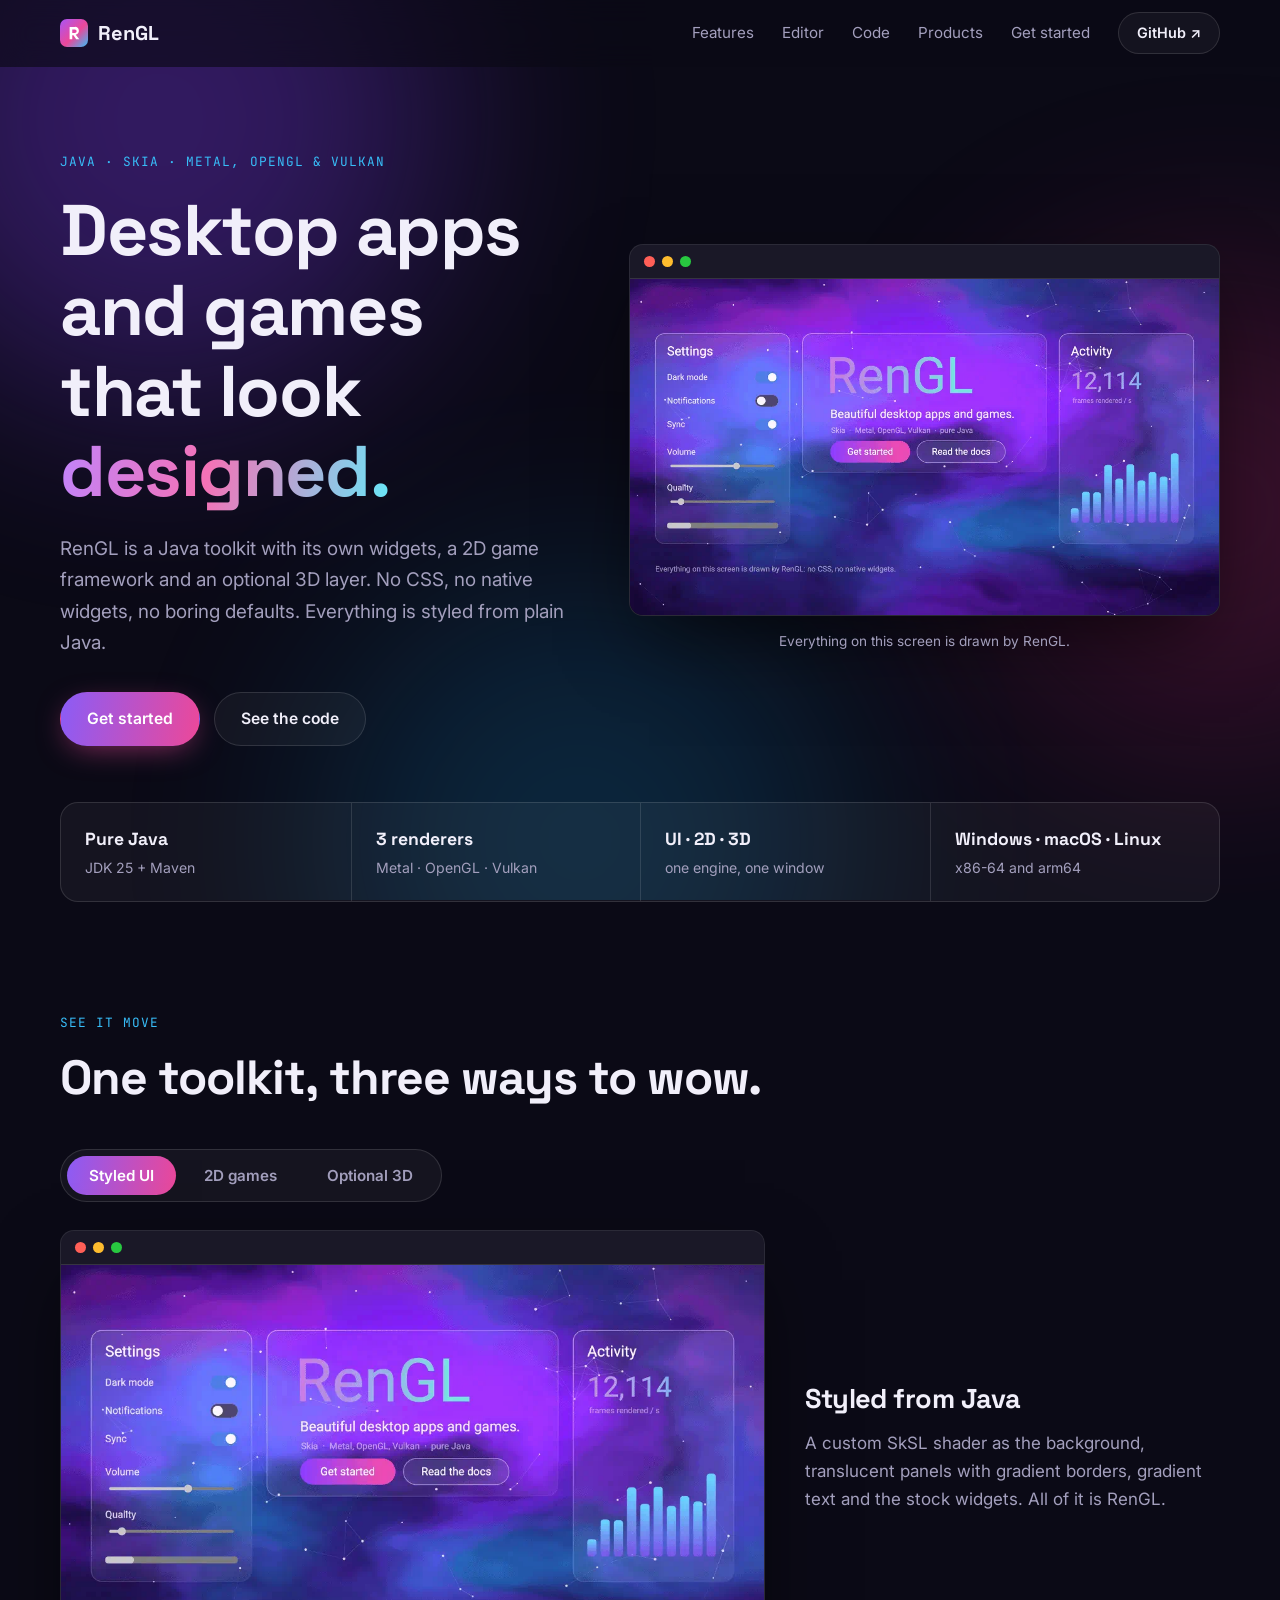
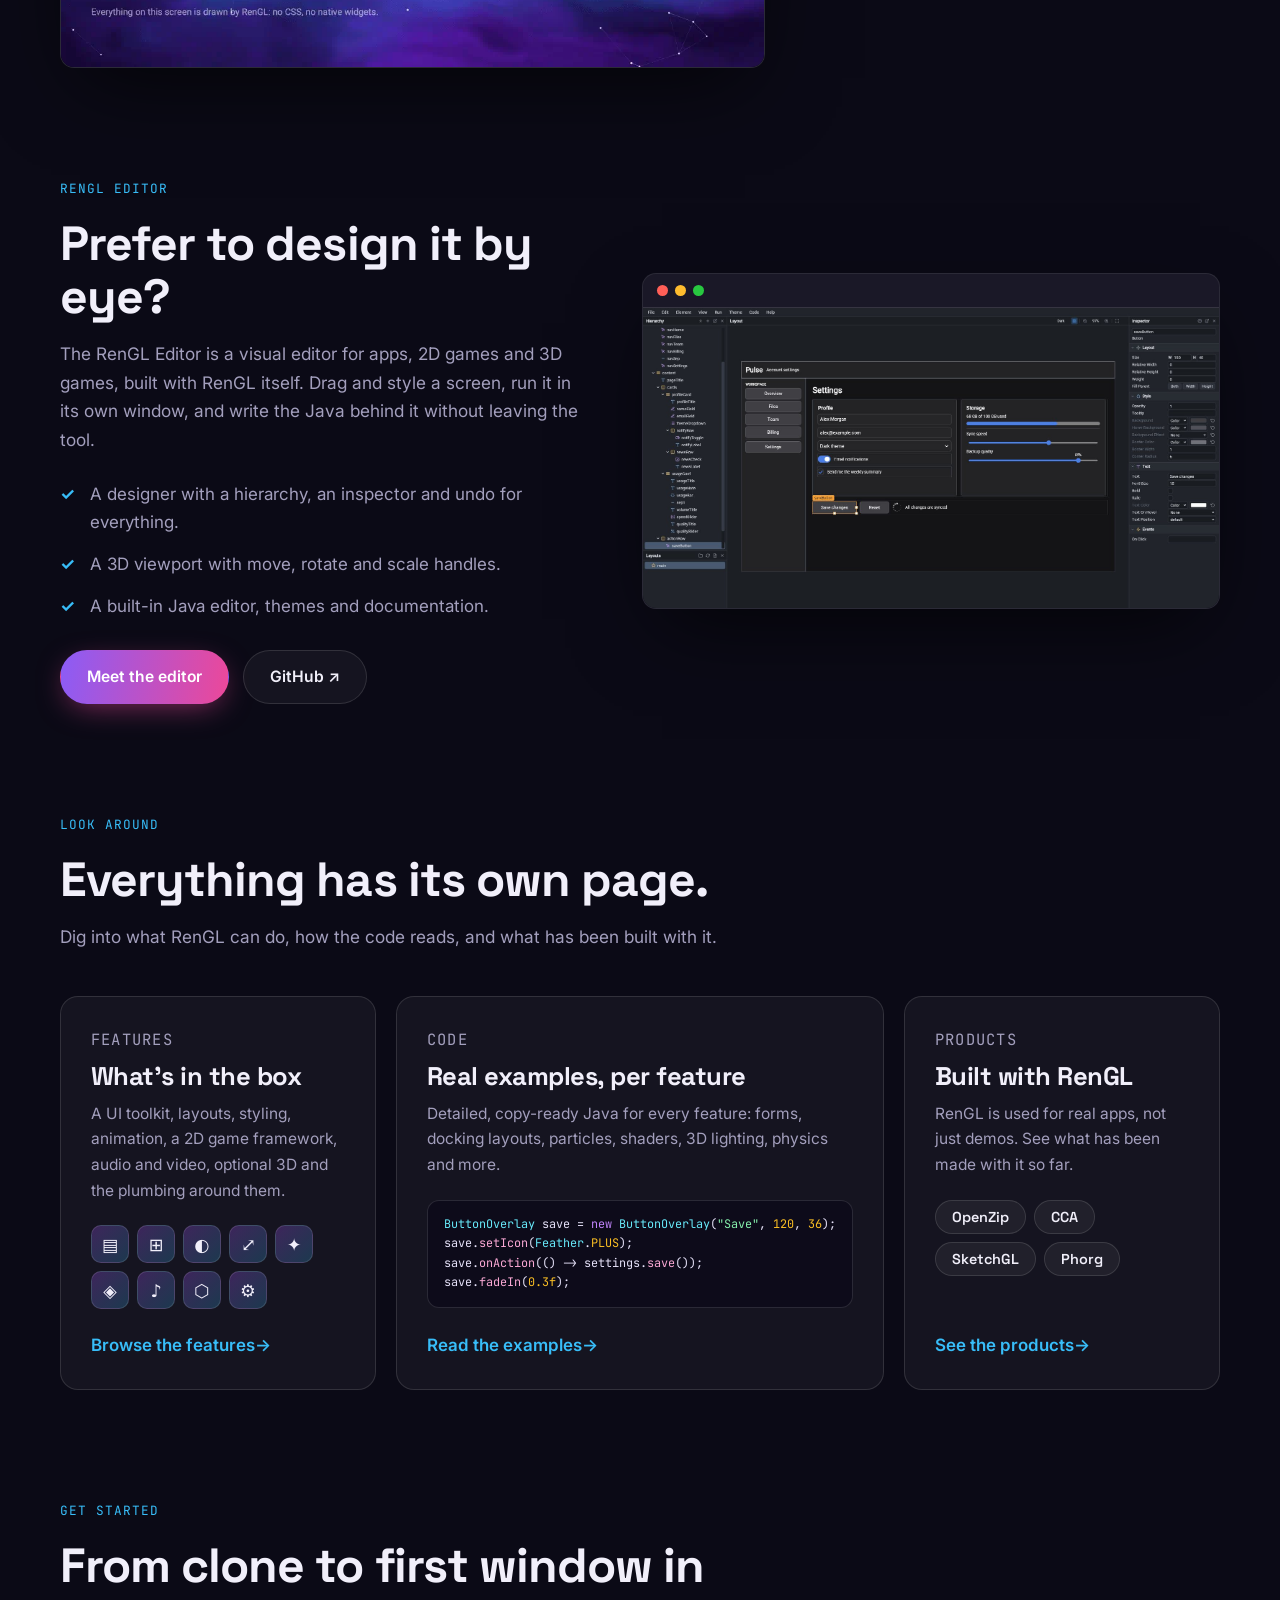
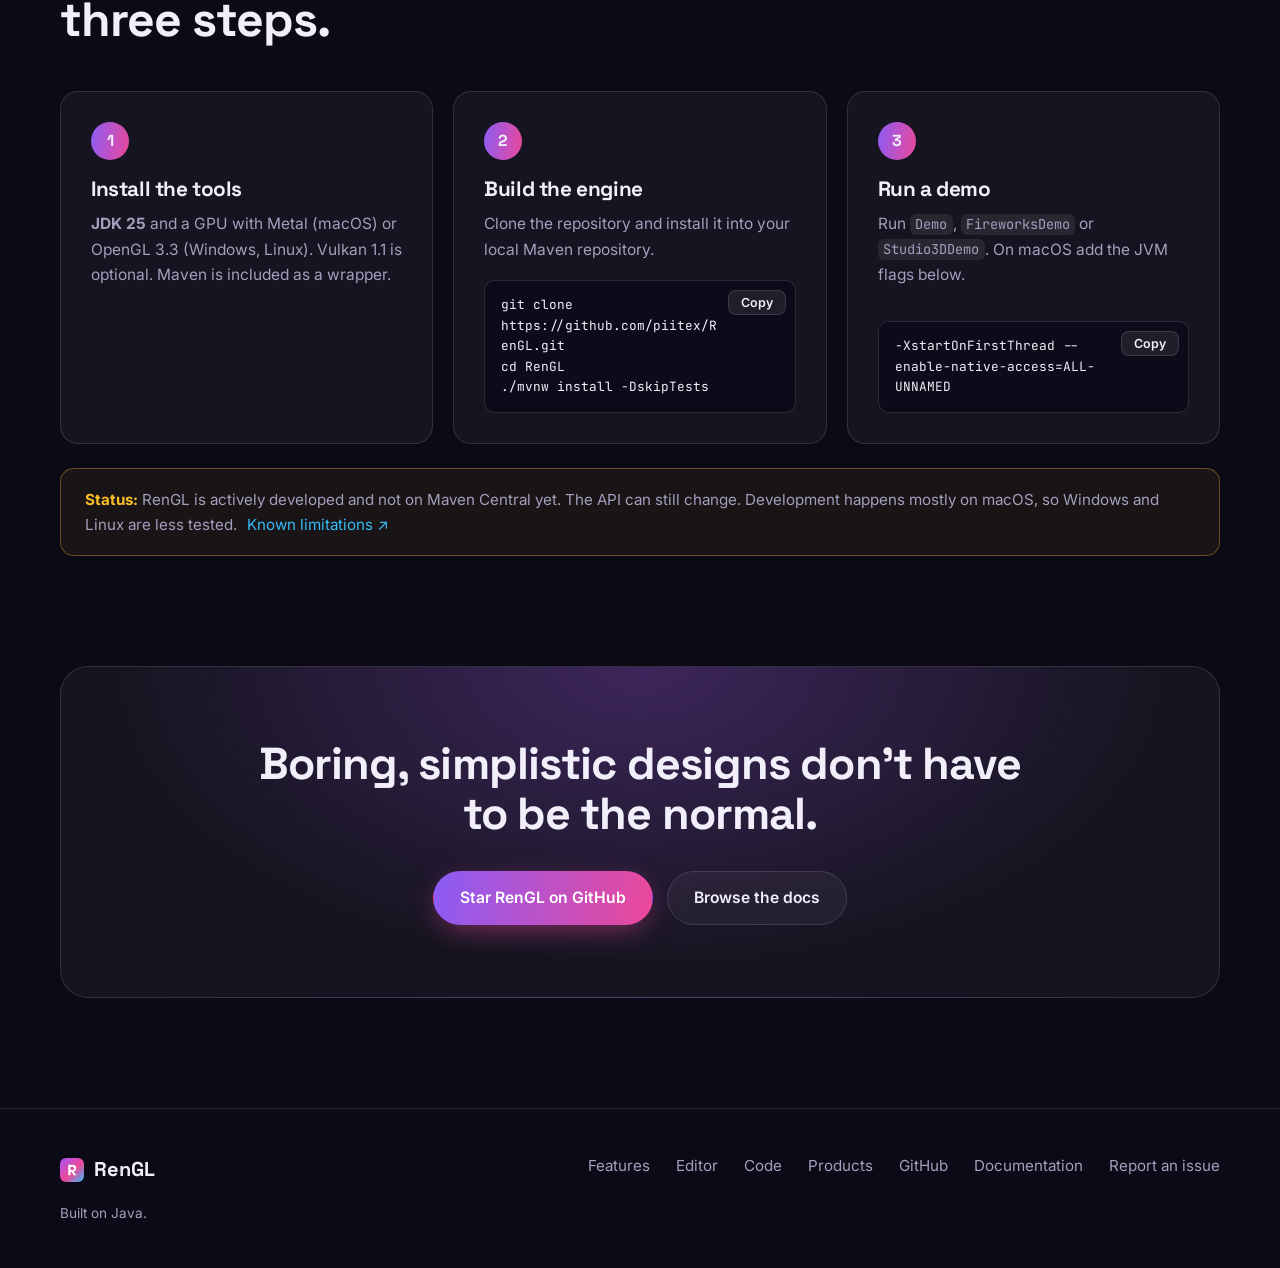
<file: index.html>
<!doctype html>
<html lang="en">
<head>
  <meta charset="utf-8">
  <meta name="viewport" content="width=device-width, initial-scale=1">
  <title>RenGL – Beautiful desktop apps and games in Java</title>
  <meta name="description" content="RenGL is a Java toolkit for desktop apps and 2D/3D games, drawn with Skia on Metal, OpenGL or Vulkan. No CSS, no native widgets: everything is styled from Java.">
  <meta name="theme-color" content="#0b0a16">
  <meta property="og:title" content="RenGL – Beautiful desktop apps and games in Java">
  <meta property="og:description" content="A Java toolkit for desktop apps and 2D/3D games with a UI that looks like you designed it.">
  <meta property="og:image" content="assets/img/hero-poster.jpg">
  <link rel="icon" href="assets/favicon.svg" type="image/svg+xml">
  <link rel="preconnect" href="https://fonts.googleapis.com">
  <link rel="preconnect" href="https://fonts.gstatic.com" crossorigin>
  <link href="https://fonts.googleapis.com/css2?family=Inter:wght@400;500;600&family=Space+Grotesk:wght@500;600;700&family=JetBrains+Mono:wght@400;500&display=swap" rel="stylesheet">
  <link rel="stylesheet" href="css/style.css">
</head>
<body>
  <script src="js/layout.js"></script>
  <noscript><nav class="wrap noscript-nav"><a href="index.html">Home</a><a href="features.html">Features</a><a href="editor.html">Editor</a><a href="code.html">Code</a><a href="products.html">Products</a></nav></noscript>
  <div class="bg-glow" aria-hidden="true"><span></span><span></span><span></span></div>


  <main>
    <!-- HERO -->
    <section class="hero wrap">
      <div class="hero-copy reveal">
        <p class="eyebrow">Java · Skia · Metal, OpenGL &amp; Vulkan</p>
        <h1>Desktop apps and games that look <span class="grad">designed.</span></h1>
        <p class="lead">RenGL is a Java toolkit with its own widgets, a 2D game framework and an optional 3D layer. No CSS, no native widgets, no boring defaults. Everything is styled from plain Java.</p>
        <div class="cta">
          <a class="btn btn-primary" href="#start">Get started</a>
          <a class="btn btn-ghost" href="code.html">See the code</a>
        </div>
      </div>
      <div class="hero-media reveal">
        <div class="window">
          <div class="window-bar"><i></i><i></i><i></i></div>
          <img src="assets/img/hero.webp" alt="A glass-style RenGL UI over a flowing shader background, with live sliders, toggles and charts" width="1120" height="640" fetchpriority="high">
        </div>
        <p class="media-note">Everything on this screen is drawn by RenGL.</p>
      </div>
    </section>

    <!-- FACTS -->
    <section class="wrap facts reveal" aria-label="At a glance">
      <div><strong>Pure Java</strong><span>JDK 25 + Maven</span></div>
      <div><strong>3 renderers</strong><span>Metal · OpenGL · Vulkan</span></div>
      <div><strong>UI · 2D · 3D</strong><span>one engine, one window</span></div>
      <div><strong>Windows · macOS · Linux</strong><span>x86-64 and arm64</span></div>
    </section>

    <!-- SHOWCASE -->
    <section class="section wrap" id="showcase">
      <div class="section-head reveal">
        <p class="eyebrow">See it move</p>
        <h2>One toolkit, three ways to wow.</h2>
      </div>

      <div class="tabs reveal" role="tablist" aria-label="Showcase">
        <button role="tab" aria-selected="true" aria-controls="panel-ui" id="tab-ui" class="tab active">Styled UI</button>
        <button role="tab" aria-selected="false" aria-controls="panel-2d" id="tab-2d" class="tab">2D games</button>
        <button role="tab" aria-selected="false" aria-controls="panel-3d" id="tab-3d" class="tab">Optional 3D</button>
      </div>

      <div class="showcase reveal">
        <div class="window big">
          <div class="window-bar"><i></i><i></i><i></i></div>
          <div class="stage">
            <img id="img-ui" class="show on" src="assets/img/hero.webp" alt="Glass-style UI over a shader background" loading="lazy" width="1120" height="640">
            <img id="img-2d" class="show" data-src="assets/img/fireworks.webp" alt="Fireworks made of thousands of particles over a city skyline" width="1120" height="640">
            <img id="img-3d" class="show" data-src="assets/img/studio3d.webp" alt="Metal and glossy spheres lit by a sunset sky and orbiting neon lights" width="1120" height="640">
          </div>
        </div>
        <div class="panels">
          <div id="panel-ui" role="tabpanel" aria-labelledby="tab-ui" class="panel active">
            <h3>Styled from Java</h3>
            <p>A custom SkSL shader as the background, translucent panels with gradient borders, gradient text and the stock widgets. All of it is RenGL.</p>
          </div>
          <div id="panel-2d" role="tabpanel" aria-labelledby="tab-2d" class="panel" hidden>
            <h3>A 2D game toolkit</h3>
            <p>Thousands of pooled, batched particles, a shader-drawn sky and a scrolling city, in a plain window with no game engine on top.</p>
          </div>
          <div id="panel-3d" role="tabpanel" aria-labelledby="tab-3d" class="panel" hidden>
            <h3>Optional 3D</h3>
            <p>Physically based materials, image-based sky lighting, shadows, fog and dynamic lights on Vulkan or OpenGL, shown inside the same UI. Programs that don't use it never pay for it.</p>
          </div>
        </div>
      </div>
    </section>

    <!-- EDITOR -->
    <section class="section wrap" id="editor">
      <div class="split">
        <div class="reveal">
          <p class="eyebrow">RenGL Editor</p>
          <h2>Prefer to design it by eye?</h2>
          <p class="sub">The RenGL Editor is a visual editor for apps, 2D games and 3D games, built with RenGL itself. Drag and style a screen, run it in its own window, and write the Java behind it without leaving the tool.</p>
          <ul class="ticks">
            <li>A designer with a hierarchy, an inspector and undo for everything.</li>
            <li>A 3D viewport with move, rotate and scale handles.</li>
            <li>A built-in Java editor, themes and documentation.</li>
          </ul>
          <div class="cta">
            <a class="btn btn-primary" href="editor.html">Meet the editor</a>
            <a class="btn btn-ghost" href="https://github.com/piitex/RenGL-Editor" target="_blank" rel="noopener">GitHub ↗</a>
          </div>
        </div>
        <a class="window natural reveal" href="editor.html" aria-label="Open the Editor page">
          <div class="window-bar"><i></i><i></i><i></i></div>
          <img src="assets/img/editor-app.jpg" alt="The RenGL Editor designing a settings screen in the dark theme" loading="lazy" width="1600" height="833">
        </a>
      </div>
    </section>

    <!-- EXPLORE: the three dedicated pages -->
    <section class="section wrap" id="explore">
      <div class="section-head reveal">
        <p class="eyebrow">Look around</p>
        <h2>Everything has its own page.</h2>
        <p class="sub">Dig into what RenGL can do, how the code reads, and what has been built with it.</p>
      </div>
      <div class="grid explore">
        <a class="explore-card reveal" href="features.html">
          <p class="eyebrow">Features</p>
          <h3>What's in the box</h3>
          <p>A UI toolkit, layouts, styling, animation, a 2D game framework, audio and video, optional 3D and the plumbing around them.</p>
          <div class="icons-row" aria-hidden="true">
            <span class="ico">▤</span><span class="ico">⊞</span><span class="ico">◐</span><span class="ico">⤢</span><span class="ico">✦</span><span class="ico">◈</span><span class="ico">♪</span><span class="ico">⬡</span><span class="ico">⚙</span>
          </div>
          <span class="more">Browse the features</span>
        </a>
        <a class="explore-card reveal" href="code.html">
          <p class="eyebrow">Code</p>
          <h3>Real examples, per feature</h3>
          <p>Detailed, copy-ready Java for every feature: forms, docking layouts, particles, shaders, 3D lighting, physics and more.</p>
<pre class="mini" aria-hidden="true"><code class="language-java">ButtonOverlay save = new ButtonOverlay("Save", 120, 36);
save.setIcon(Feather.PLUS);
save.onAction(() -&gt; settings.save());
save.fadeIn(0.3f);</code></pre>
          <span class="more">Read the examples</span>
        </a>
        <a class="explore-card reveal" href="products.html">
          <p class="eyebrow">Products</p>
          <h3>Built with RenGL</h3>
          <p>RenGL is used for real apps, not just demos. See what has been made with it so far.</p>
          <div class="pills" aria-hidden="true">
            <span class="pill">OpenZip</span><span class="pill">CCA</span><span class="pill">SketchGL</span><span class="pill">Phorg</span>
          </div>
          <span class="more">See the products</span>
        </a>
      </div>
    </section>

    <!-- GET STARTED -->
    <section class="section wrap" id="start">
      <div class="section-head reveal">
        <p class="eyebrow">Get started</p>
        <h2>From clone to first window in three steps.</h2>
      </div>
      <ol class="steps">
        <li class="reveal">
          <span class="num">1</span>
          <h3>Install the tools</h3>
          <p><strong>JDK 25</strong> and a GPU with Metal (macOS) or OpenGL 3.3 (Windows, Linux). Vulkan 1.1 is optional. Maven is included as a wrapper.</p>
        </li>
        <li class="reveal">
          <span class="num">2</span>
          <h3>Build the engine</h3>
          <p>Clone the repository and install it into your local Maven repository.</p>
          <div class="cmd"><code id="cmd1">git clone https://github.com/piitex/RenGL.git
cd RenGL
./mvnw install -DskipTests</code><button class="copy" type="button" data-copy="#cmd1">Copy</button></div>
        </li>
        <li class="reveal">
          <span class="num">3</span>
          <h3>Run a demo</h3>
          <p>Run <code>Demo</code>, <code>FireworksDemo</code> or <code>Studio3DDemo</code>. On macOS add the JVM flags below.</p>
          <div class="cmd"><code id="cmd2">-XstartOnFirstThread --enable-native-access=ALL-UNNAMED</code><button class="copy" type="button" data-copy="#cmd2">Copy</button></div>
        </li>
      </ol>

      <div class="notice reveal">
        <strong>Status:</strong> RenGL is actively developed and not on Maven Central yet. The API can still change. Development happens mostly on macOS, so Windows and Linux are less tested.
        <a href="https://github.com/piitex/RenGL/blob/main/docs/reference/known-limitations.md" target="_blank" rel="noopener">Known limitations ↗</a>
      </div>
    </section>

    <!-- CTA -->
    <section class="wrap">
      <div class="final reveal">
        <h2>Boring, simplistic designs don't have to be the normal.</h2>
        <div class="cta">
          <a class="btn btn-primary" href="https://github.com/piitex/RenGL" target="_blank" rel="noopener">Star RenGL on GitHub</a>
          <a class="btn btn-ghost" href="https://github.com/piitex/RenGL/tree/main/docs" target="_blank" rel="noopener">Browse the docs</a>
        </div>
      </div>
    </section>
  </main>

  <footer class="footer" id="site-footer"></footer>

  <script src="js/main.js"></script>
</body>
</html>
</file>
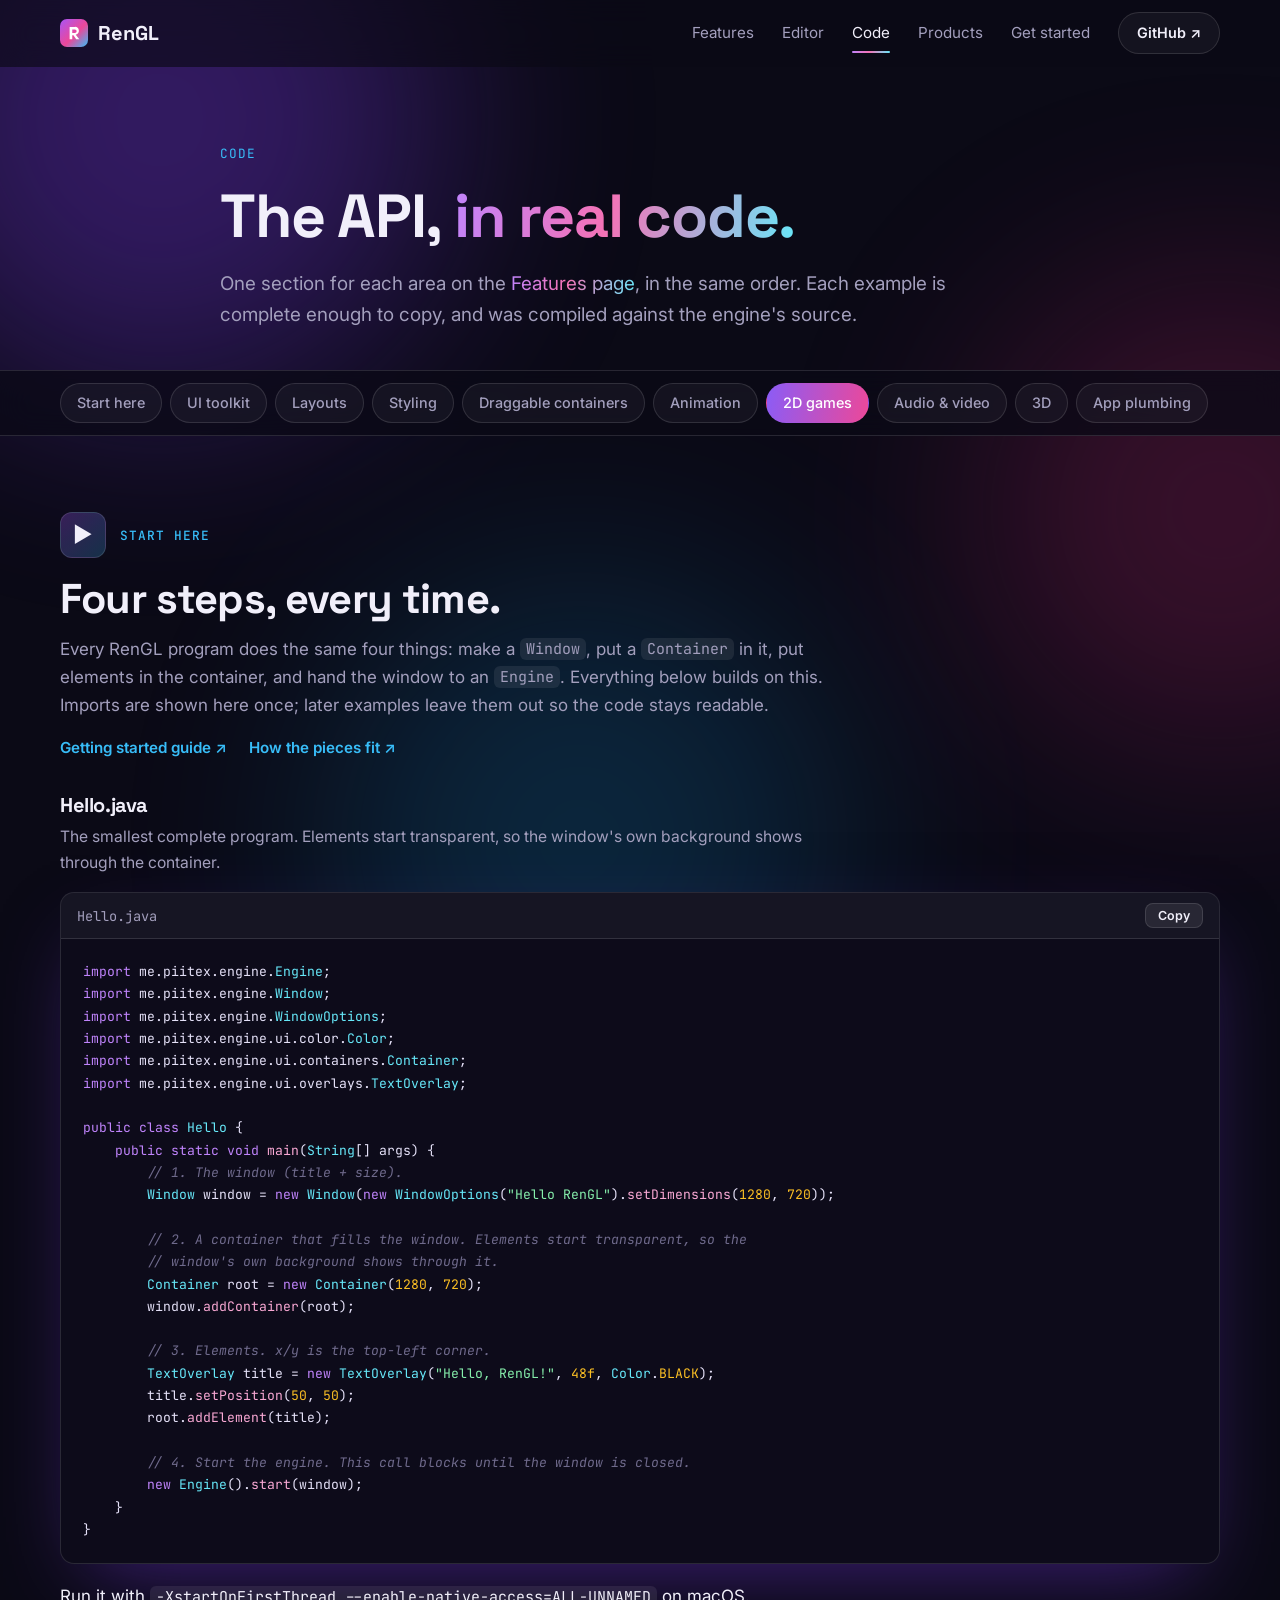
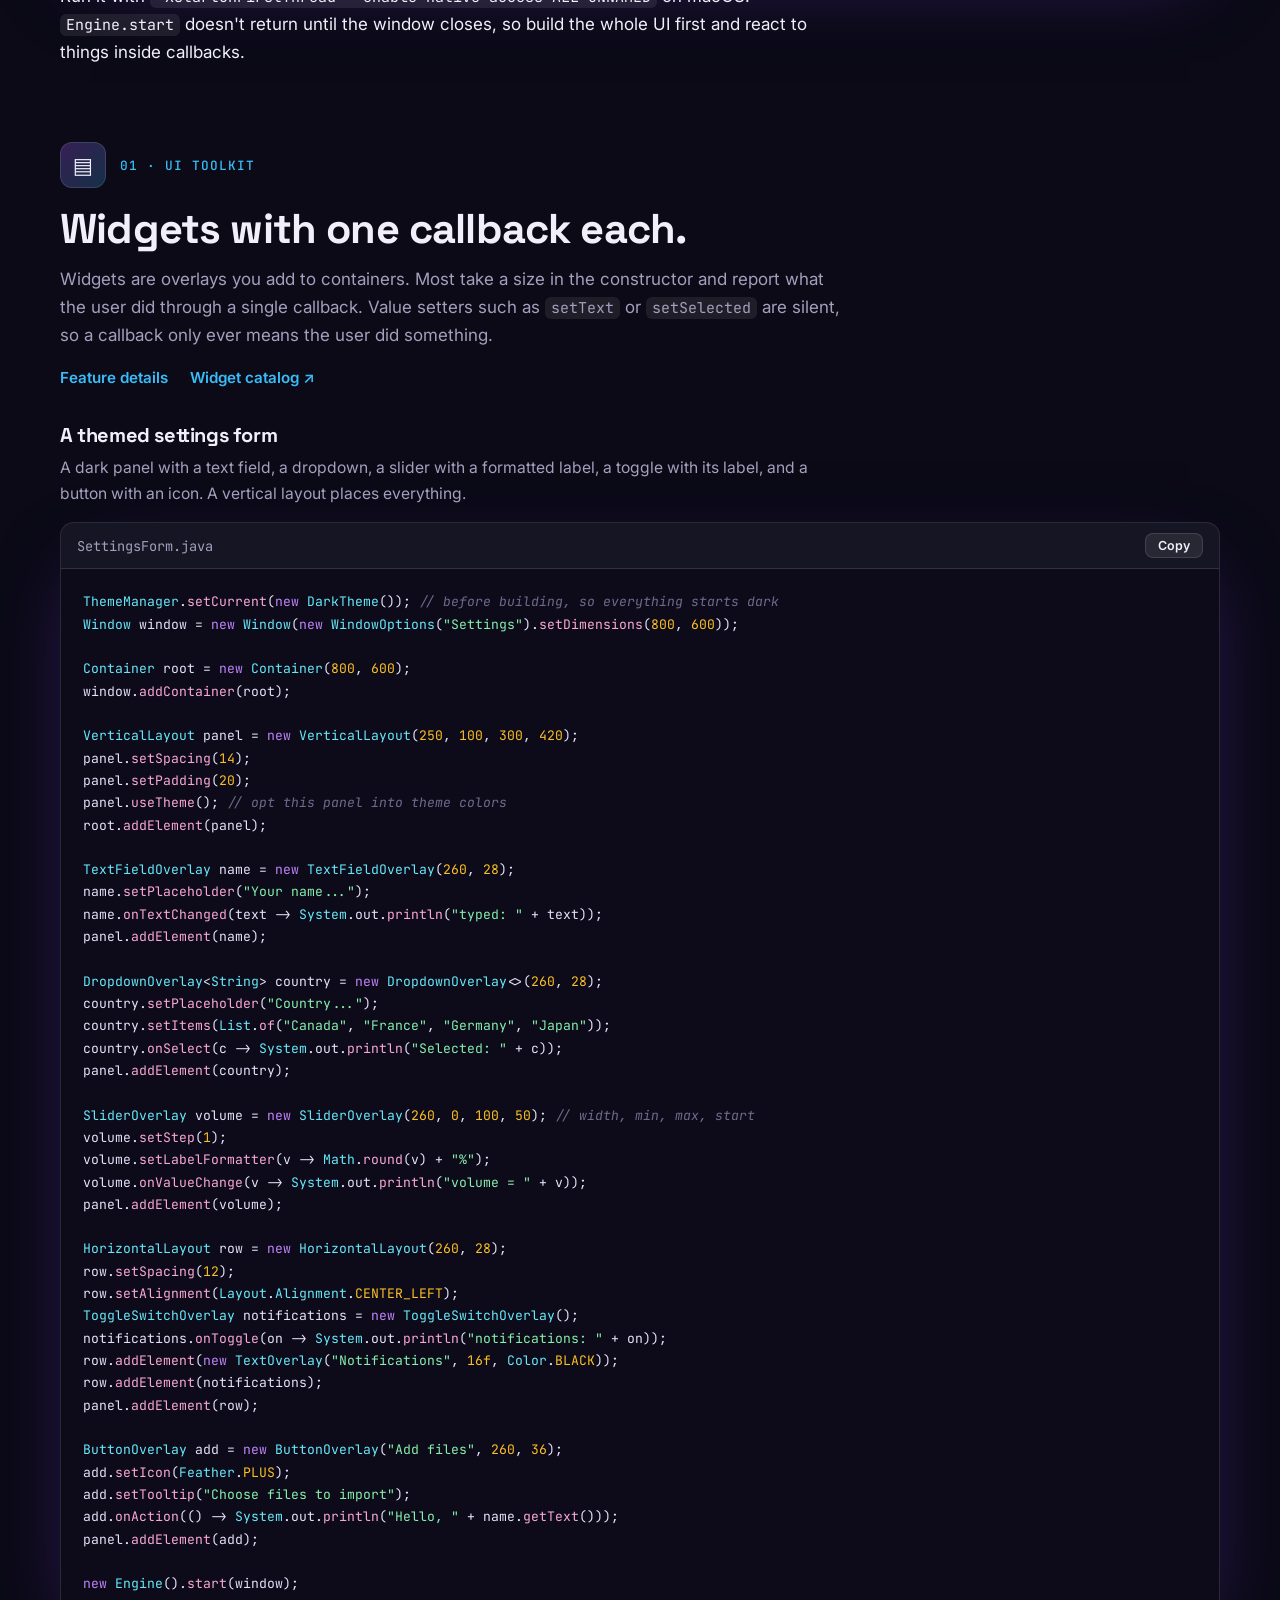
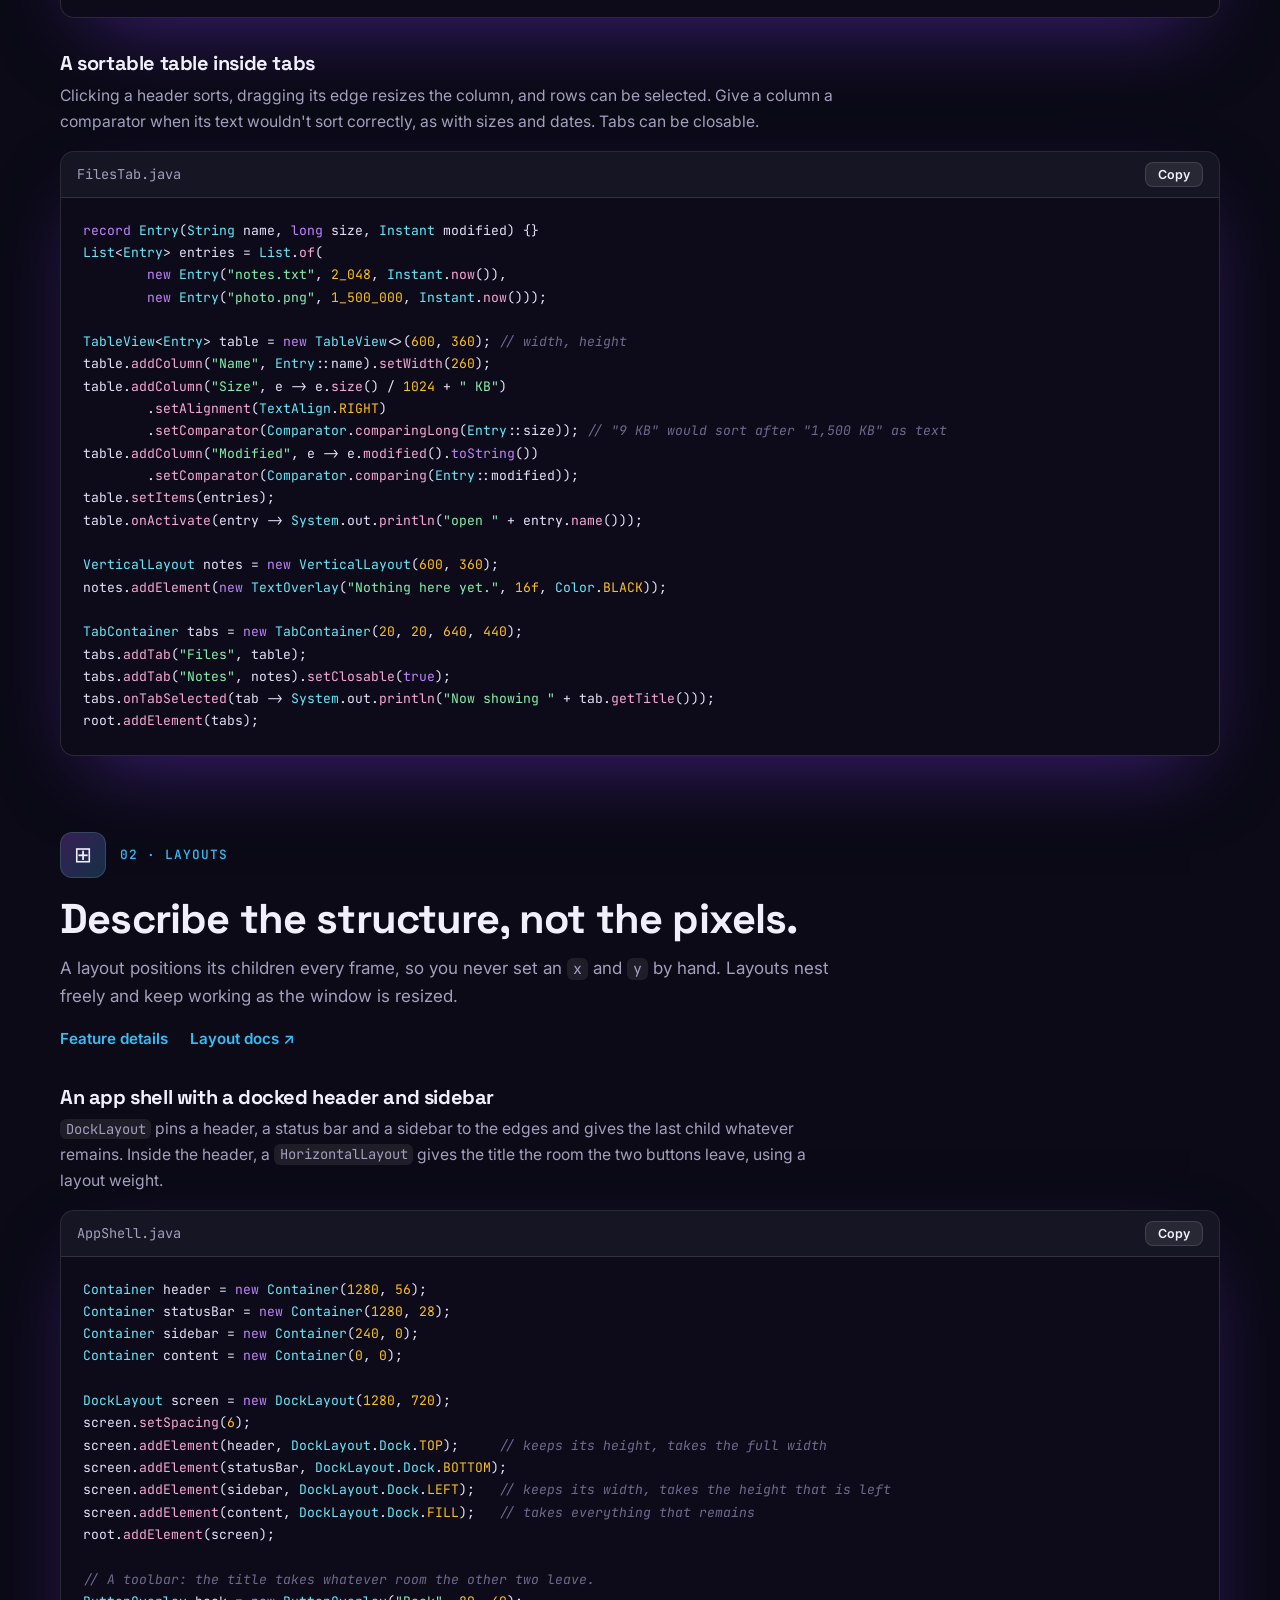
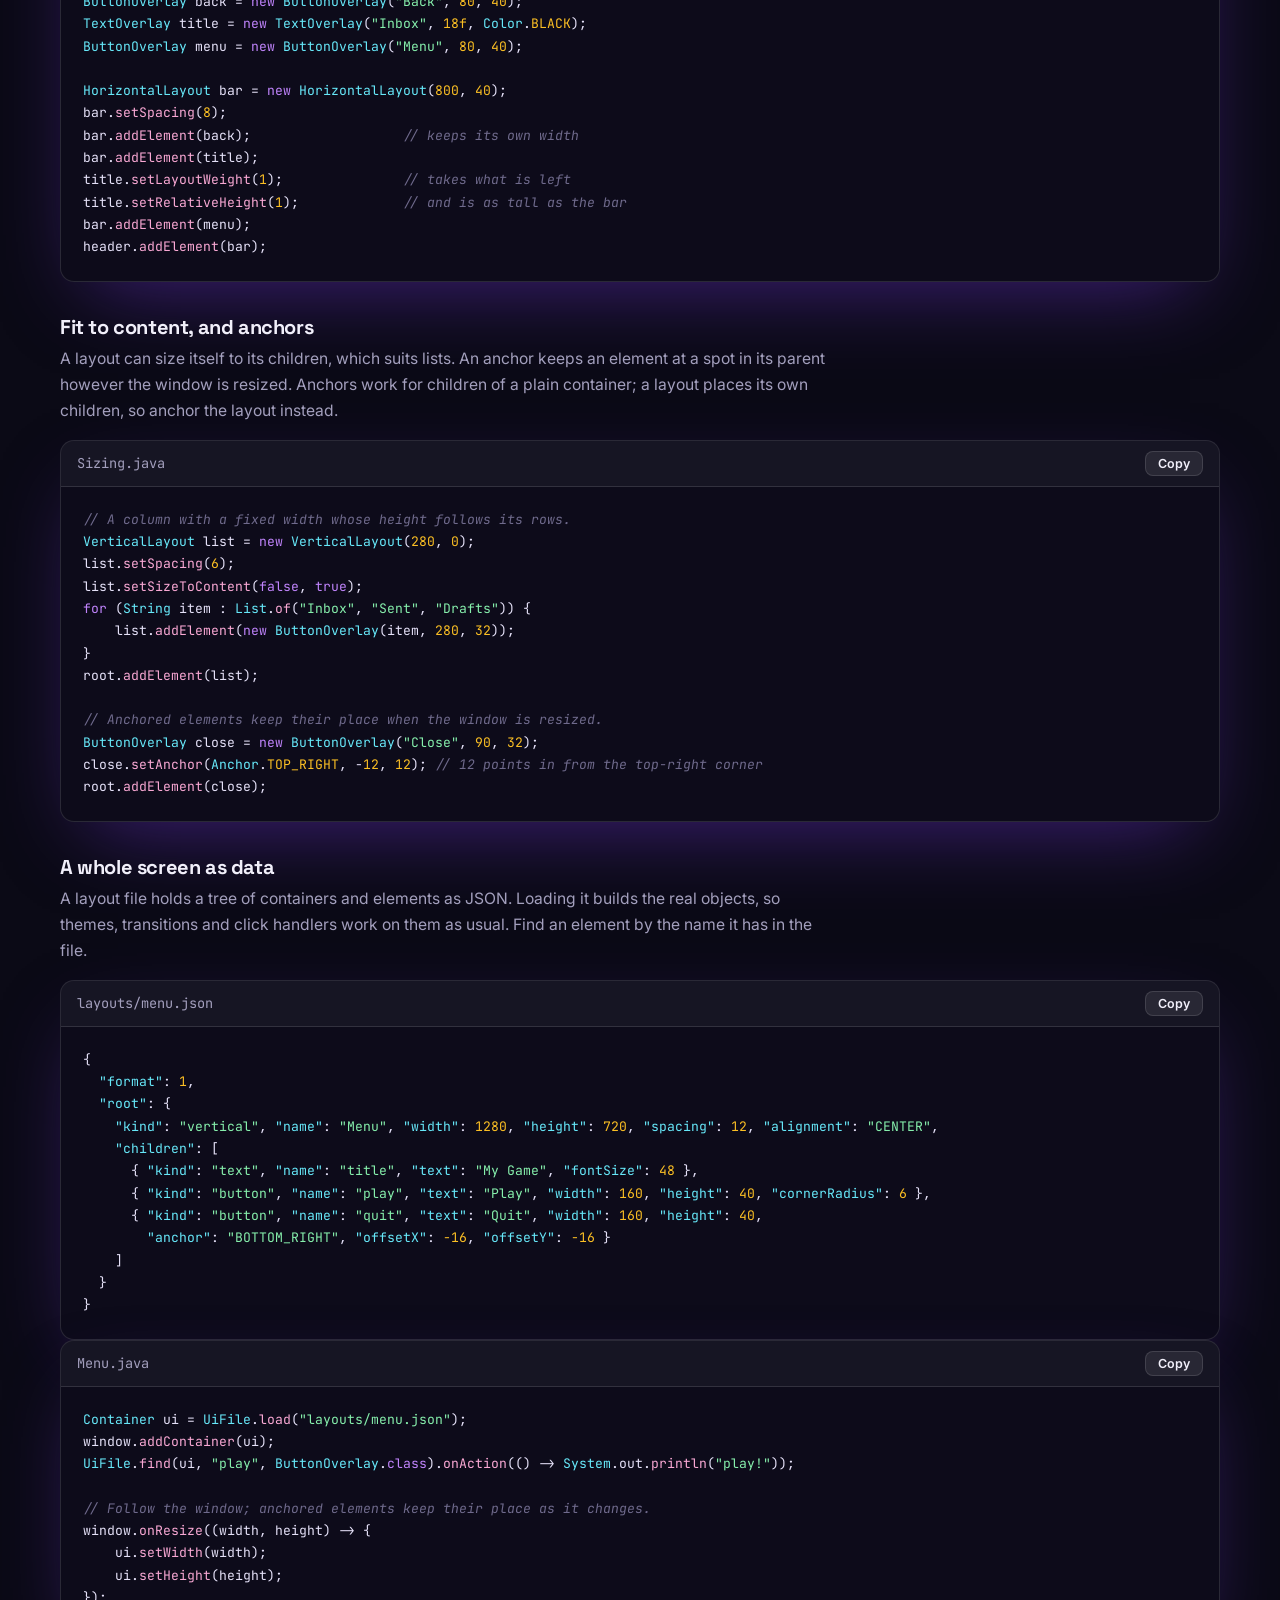
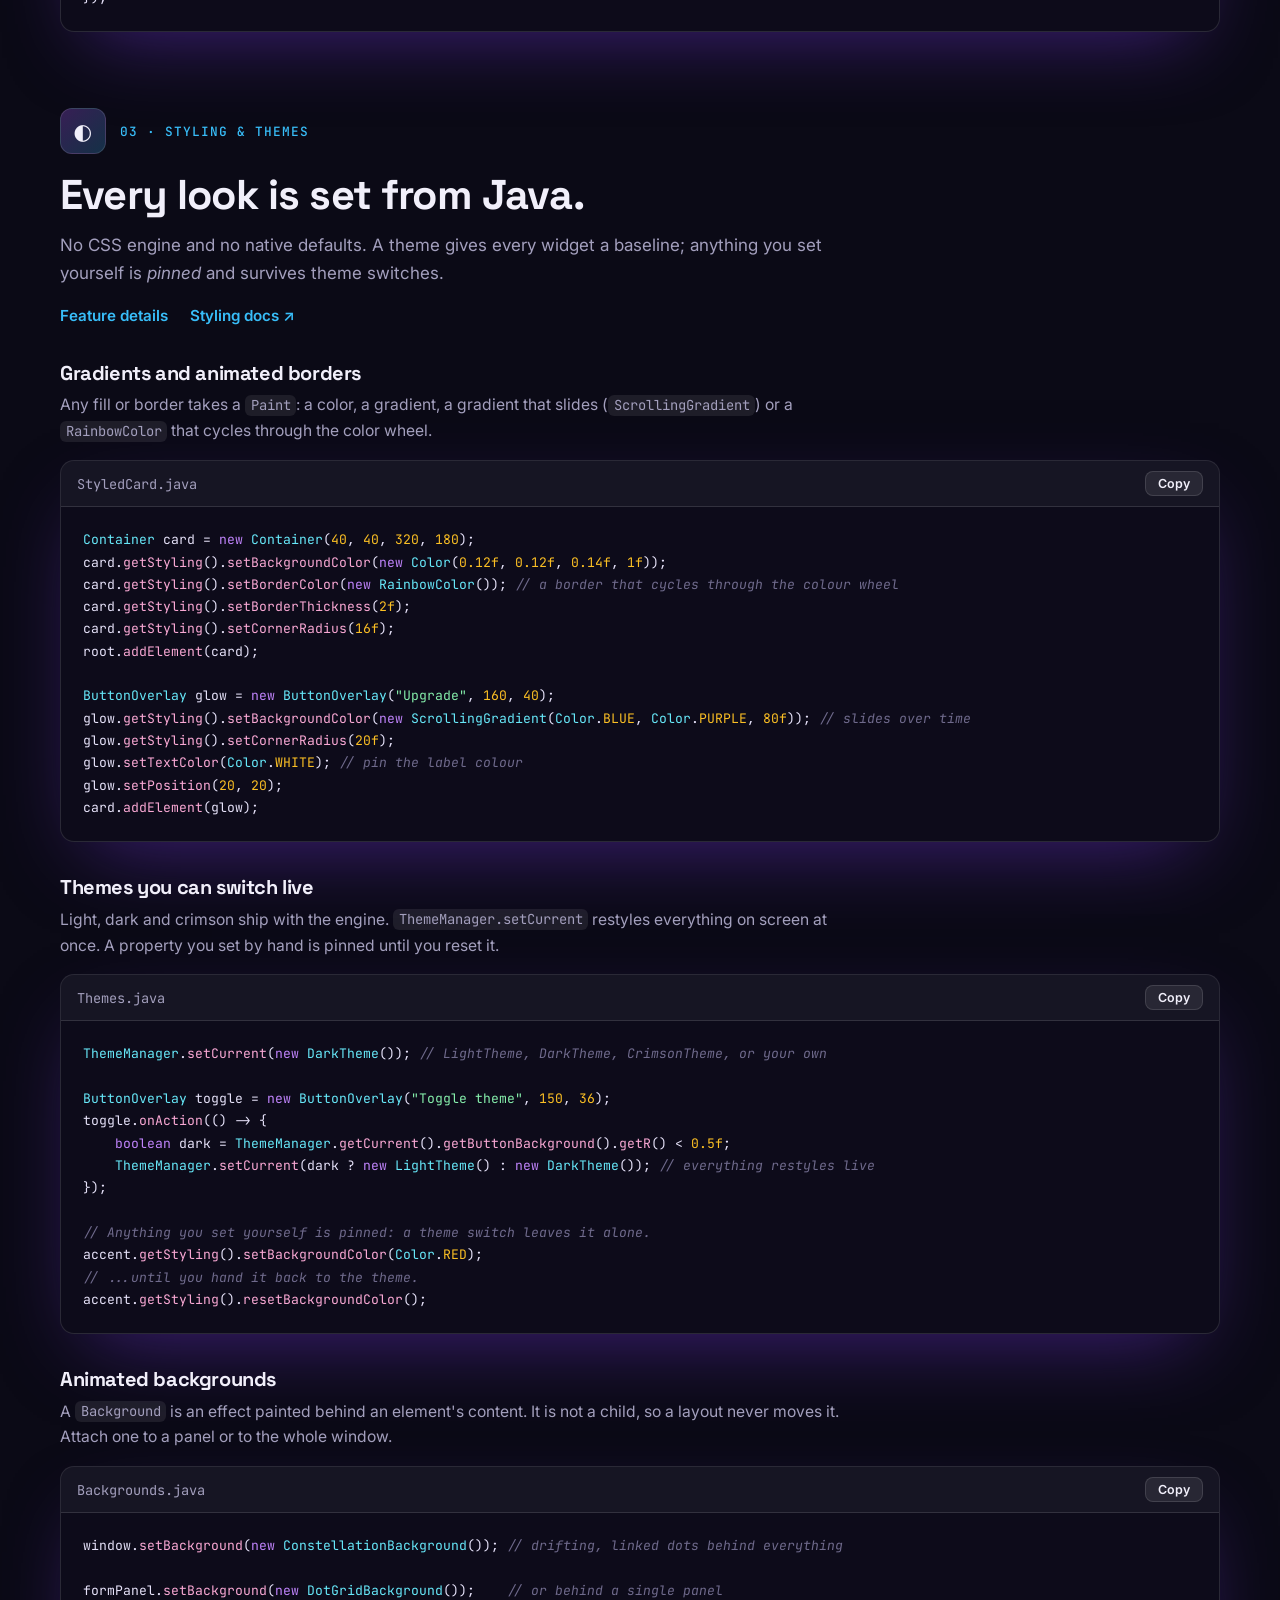
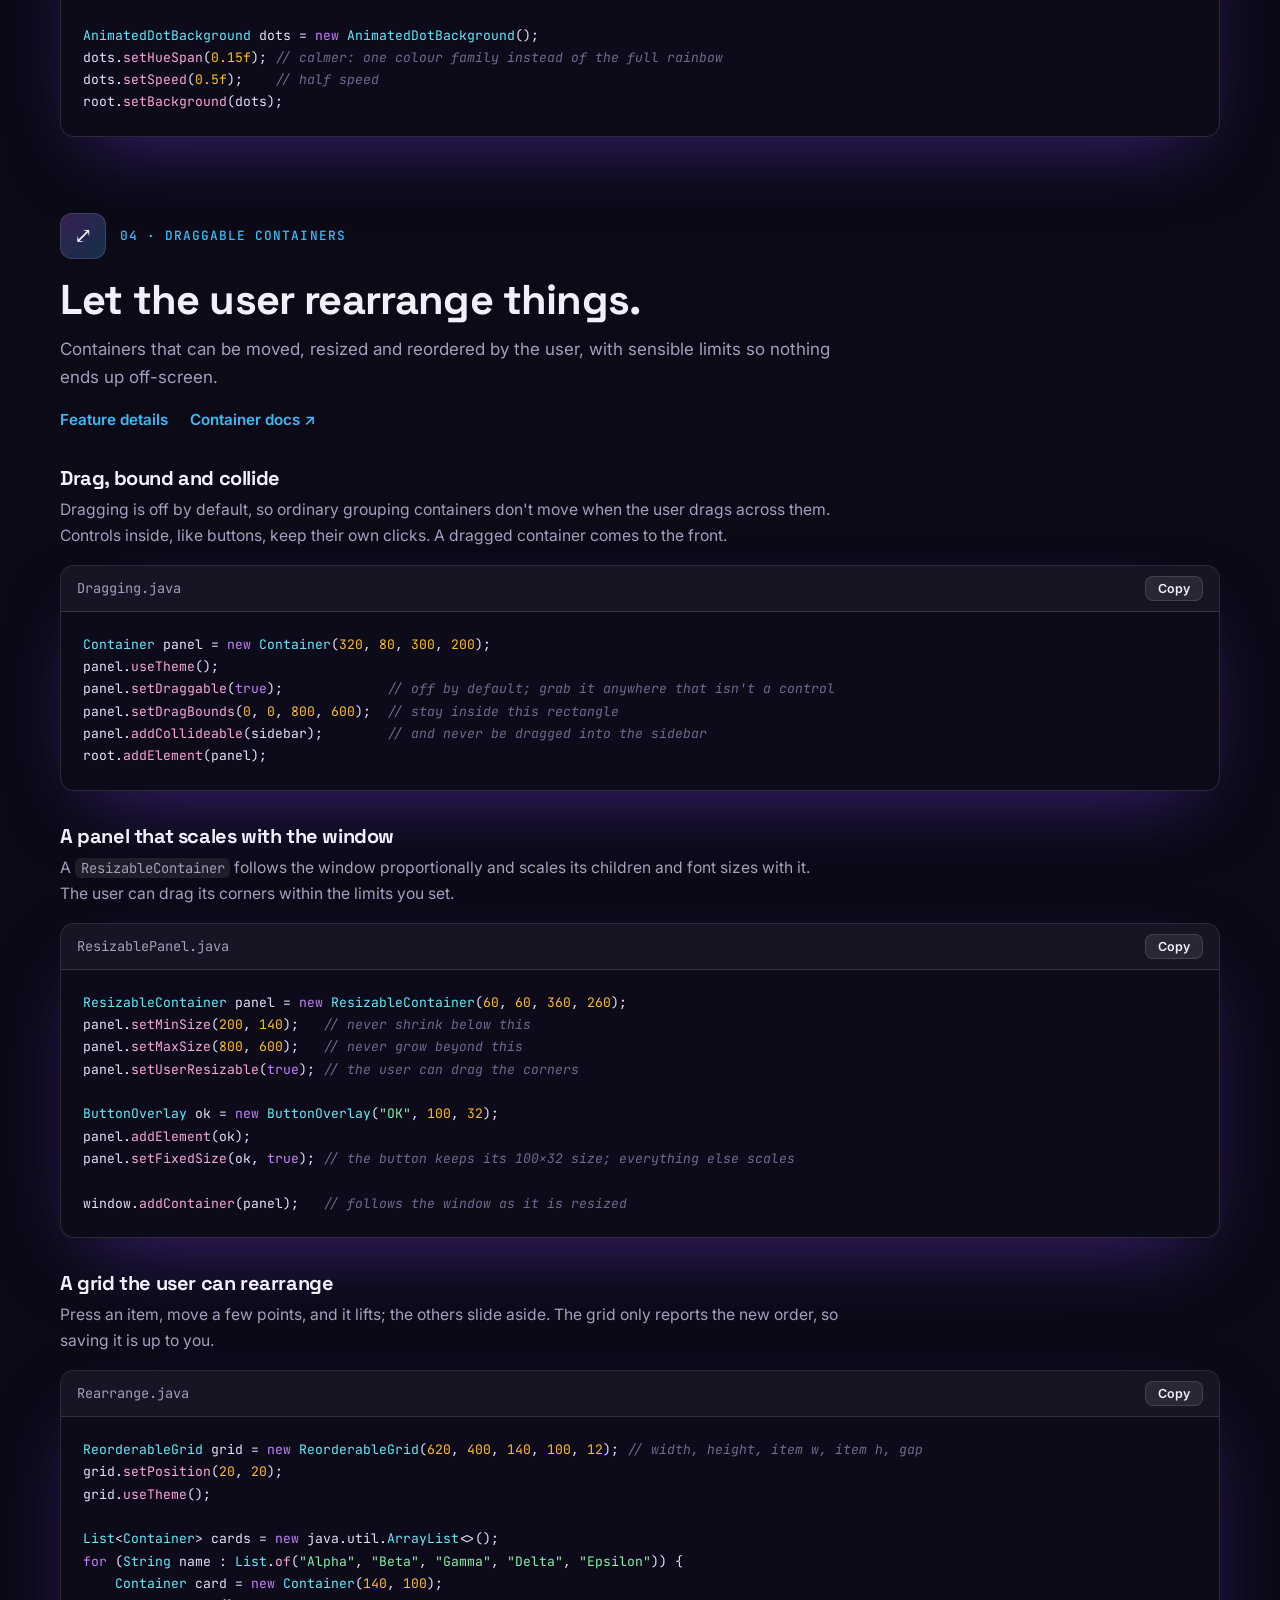
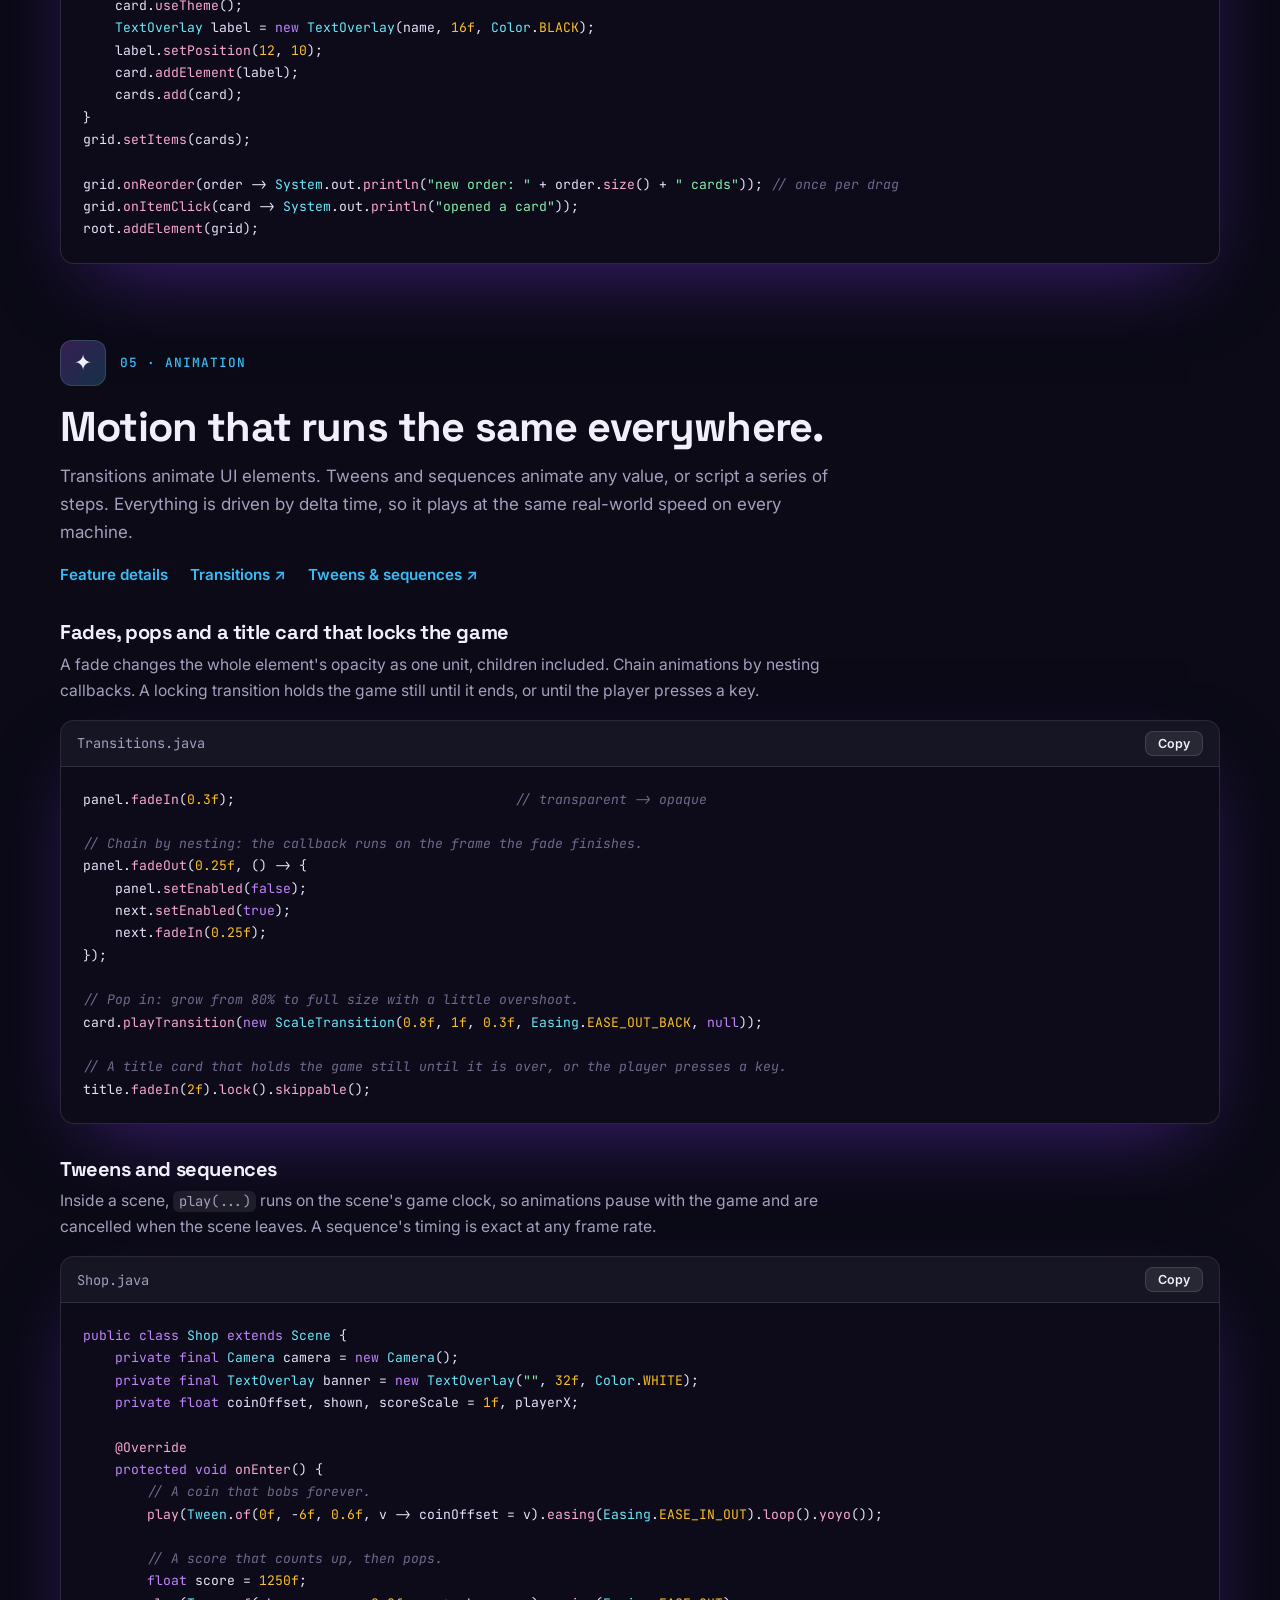
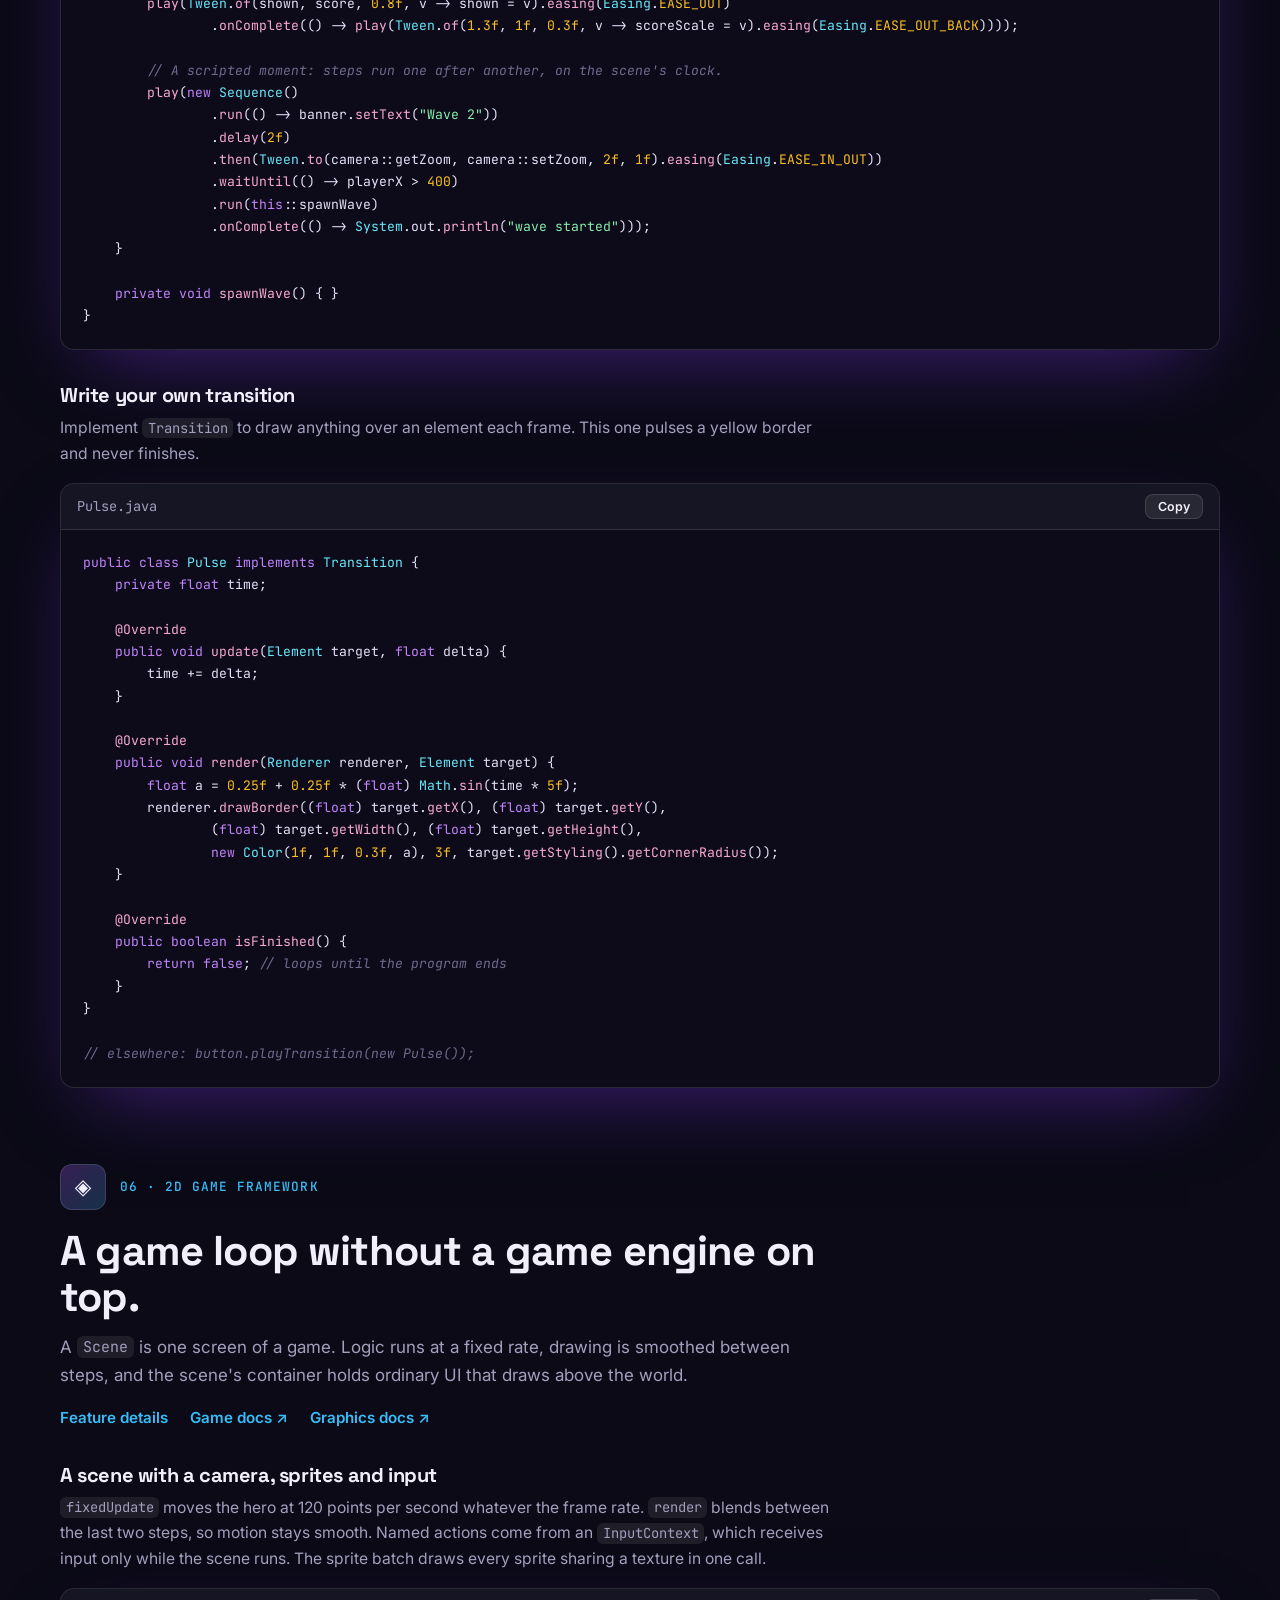
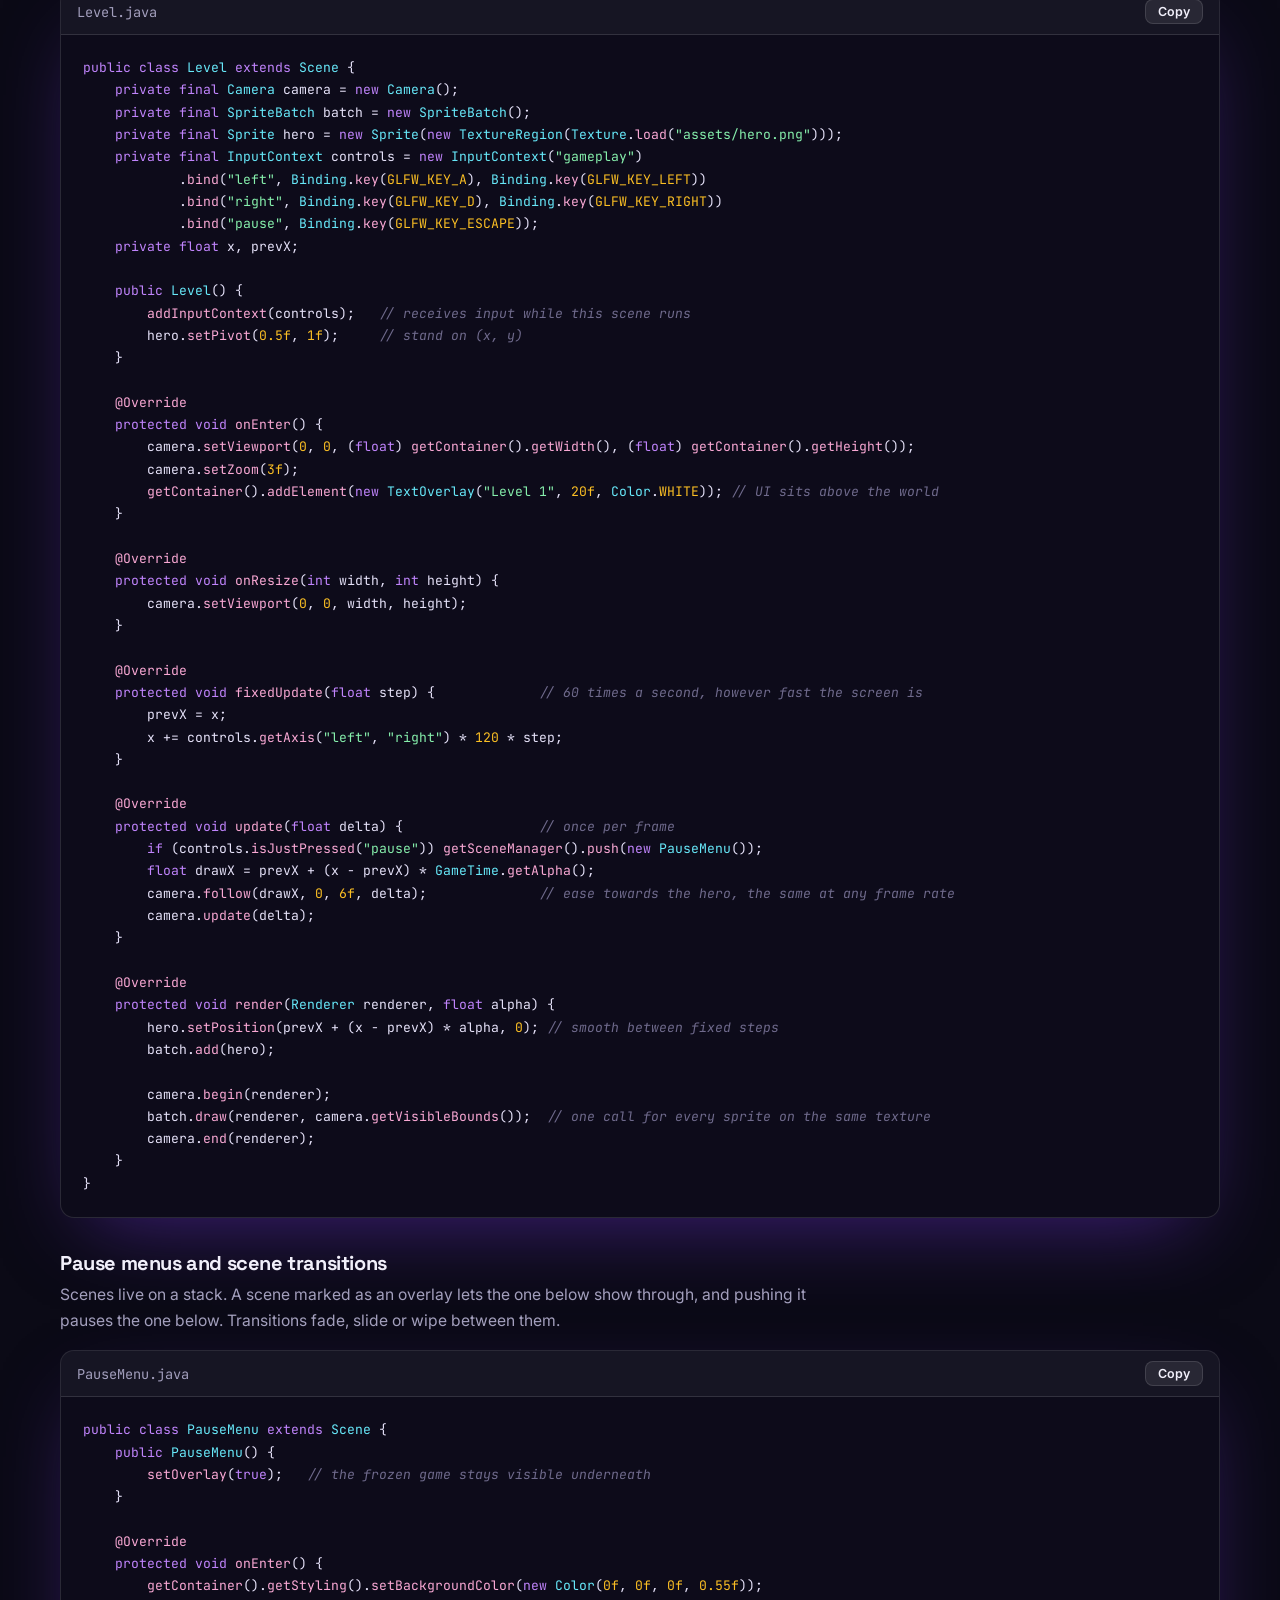
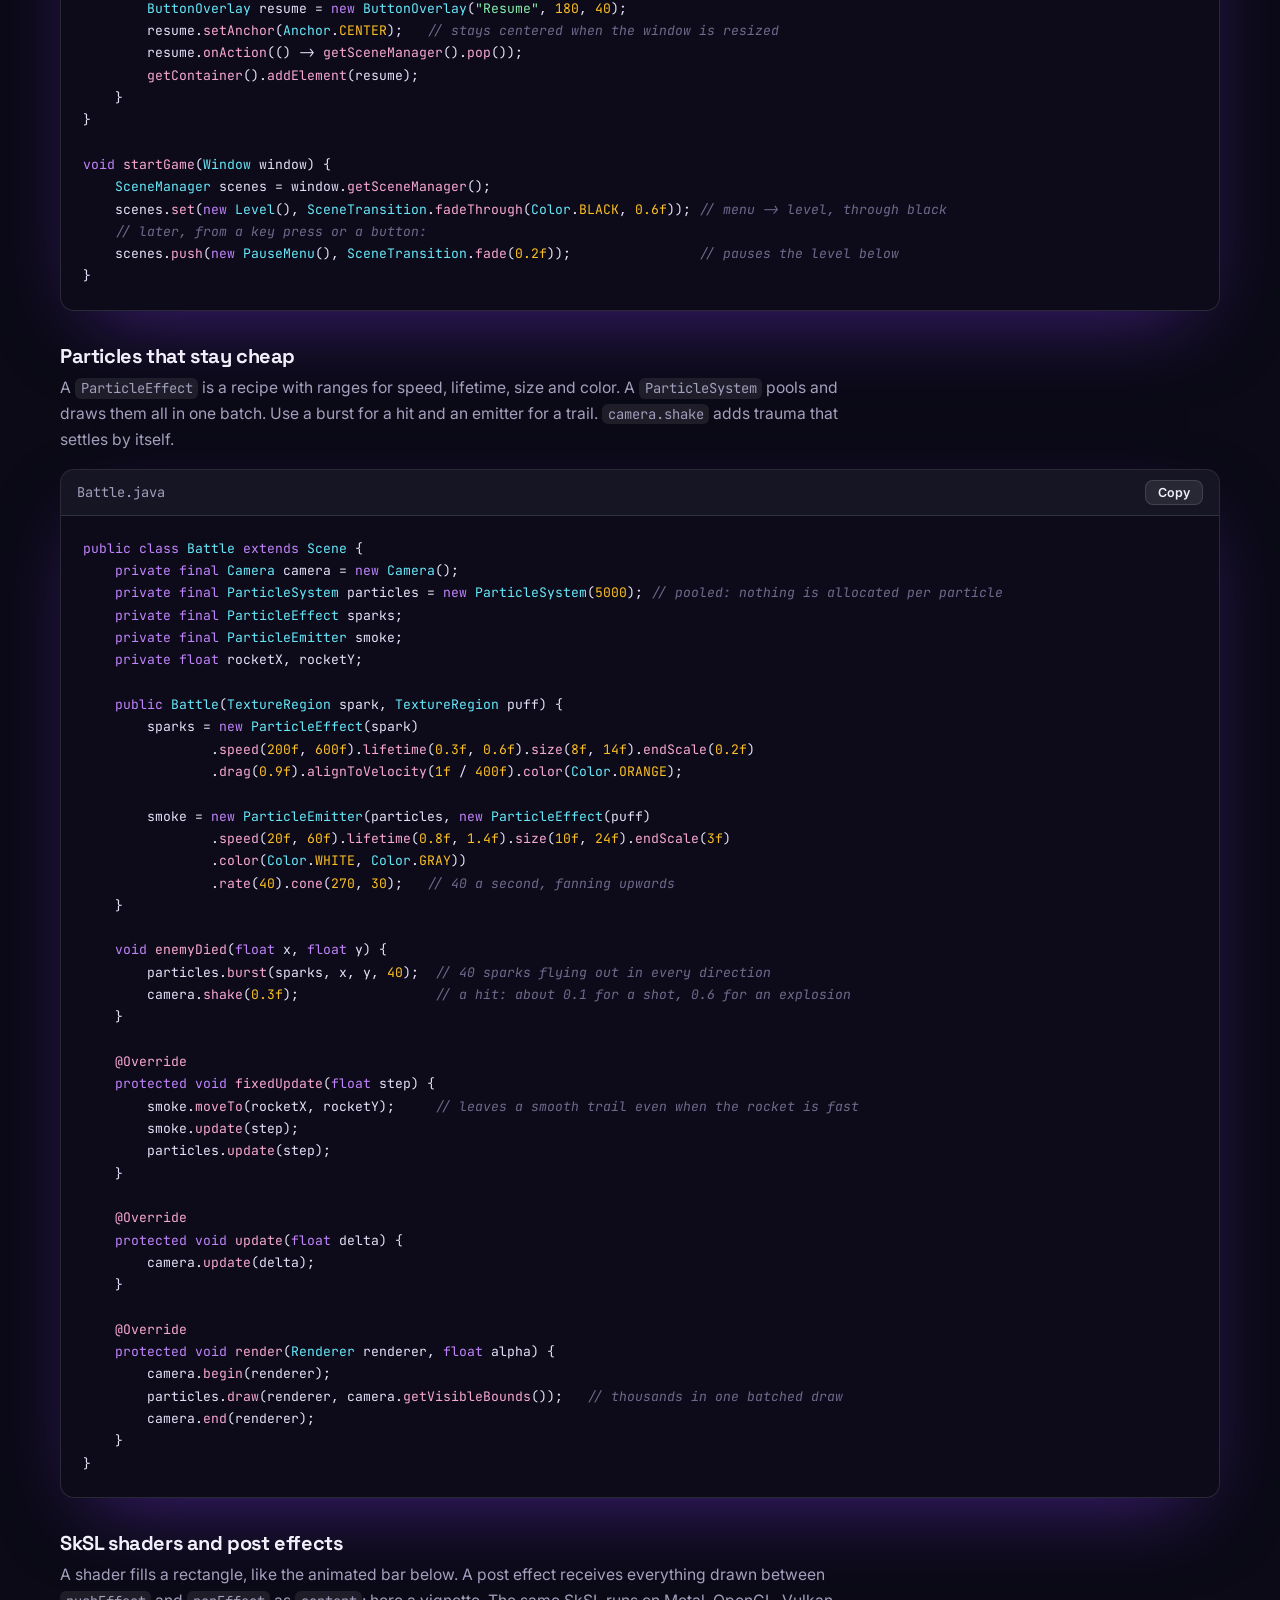
<file: code.html>
<!doctype html>
<html lang="en">
<head>
  <meta charset="utf-8">
  <meta name="viewport" content="width=device-width, initial-scale=1">
  <title>Code – RenGL</title>
  <meta name="description" content="Detailed Java examples for every RenGL feature: forms, layouts, styling, animation, 2D games, audio and video, 3D, physics and app plumbing.">
  <meta name="theme-color" content="#0b0a16">
  <meta property="og:title" content="RenGL code examples">
  <meta property="og:description" content="Copy-ready Java for every RenGL feature, in the same order as the Features page.">
  <meta property="og:image" content="assets/img/hero-poster.jpg">
  <link rel="icon" href="assets/favicon.svg" type="image/svg+xml">
  <link rel="preconnect" href="https://fonts.googleapis.com">
  <link rel="preconnect" href="https://fonts.gstatic.com" crossorigin>
  <link href="https://fonts.googleapis.com/css2?family=Inter:wght@400;500;600&family=Space+Grotesk:wght@500;600;700&family=JetBrains+Mono:wght@400;500&display=swap" rel="stylesheet">
  <link rel="stylesheet" href="css/style.css">
</head>
<body>
  <script src="js/layout.js"></script>
  <noscript><nav class="wrap noscript-nav"><a href="index.html">Home</a><a href="features.html">Features</a><a href="editor.html">Editor</a><a href="code.html">Code</a><a href="products.html">Products</a></nav></noscript>
  <div class="bg-glow" aria-hidden="true"><span></span><span></span><span></span></div>

  <main>
    <header class="wrap page-head reveal">
      <p class="eyebrow">Code</p>
      <h1>The API, <span class="grad">in real code.</span></h1>
      <p class="lead">One section for each area on the <a href="features.html" class="grad">Features page</a>, in the same order. Each example is complete enough to copy, and was compiled against the engine's source.</p>
    </header>

    <nav class="chipnav" aria-label="Jump to an example">
      <div class="wrap chips">
        <a href="#hello">Start here</a>
        <a href="#ui">UI toolkit</a>
        <a href="#layouts">Layouts</a>
        <a href="#styling">Styling</a>
        <a href="#containers">Draggable containers</a>
        <a href="#animation">Animation</a>
        <a href="#game">2D games</a>
        <a href="#media">Audio &amp; video</a>
        <a href="#3d">3D</a>
        <a href="#app">App plumbing</a>
      </div>
    </nav>

    <div class="wrap">

      <!-- 00 Hello -->
      <section class="doc-section" id="hello">
        <div class="doc-head reveal">
          <div class="feature-top"><span class="ico">▶</span><span class="feature-num">START HERE</span></div>
          <h2>Four steps, every time.</h2>
          <p>Every RenGL program does the same four things: make a <code>Window</code>, put a <code>Container</code> in it, put elements in the container, and hand the window to an <code>Engine</code>. Everything below builds on this. Imports are shown here once; later examples leave them out so the code stays readable.</p>
          <div class="doc-links">
            <a href="https://github.com/piitex/RenGL/blob/main/docs/getting-started.md" target="_blank" rel="noopener">Getting started guide ↗</a>
            <a href="https://github.com/piitex/RenGL/blob/main/docs/architecture.md" target="_blank" rel="noopener">How the pieces fit ↗</a>
          </div>
        </div>
        <div class="example">
          <h3>Hello.java</h3>
          <p class="ex-desc">The smallest complete program. Elements start transparent, so the window's own background shows through the container.</p>
          <div class="code reveal">
            <div class="code-bar"><span>Hello.java</span><button class="copy" type="button" data-copy="#hello-code">Copy</button></div>
<pre><code id="hello-code" class="language-java">import me.piitex.engine.Engine;
import me.piitex.engine.Window;
import me.piitex.engine.WindowOptions;
import me.piitex.engine.ui.color.Color;
import me.piitex.engine.ui.containers.Container;
import me.piitex.engine.ui.overlays.TextOverlay;

public class Hello {
    public static void main(String[] args) {
        // 1. The window (title + size).
        Window window = new Window(new WindowOptions("Hello RenGL").setDimensions(1280, 720));

        // 2. A container that fills the window. Elements start transparent, so the
        // window's own background shows through it.
        Container root = new Container(1280, 720);
        window.addContainer(root);

        // 3. Elements. x/y is the top-left corner.
        TextOverlay title = new TextOverlay("Hello, RenGL!", 48f, Color.BLACK);
        title.setPosition(50, 50);
        root.addElement(title);

        // 4. Start the engine. This call blocks until the window is closed.
        new Engine().start(window);
    }
}</code></pre>
          </div>
        </div>
        <p class="ex-desc" style="margin-top:18px;max-width:780px">Run it with <code>-XstartOnFirstThread --enable-native-access=ALL-UNNAMED</code> on macOS. <code>Engine.start</code> doesn't return until the window closes, so build the whole UI first and react to things inside callbacks.</p>
      </section>

      <!-- 01 UI -->
      <section class="doc-section" id="ui">
        <div class="doc-head reveal">
          <div class="feature-top"><span class="ico">▤</span><span class="feature-num">01 · UI TOOLKIT</span></div>
          <h2>Widgets with one callback each.</h2>
          <p>Widgets are overlays you add to containers. Most take a size in the constructor and report what the user did through a single callback. Value setters such as <code>setText</code> or <code>setSelected</code> are silent, so a callback only ever means the user did something.</p>
          <div class="doc-links">
            <a href="features.html#ui">Feature details</a>
            <a href="https://github.com/piitex/RenGL/blob/main/docs/overlays/README.md" target="_blank" rel="noopener">Widget catalog ↗</a>
          </div>
        </div>
        <div class="example">
          <h3>A themed settings form</h3>
          <p class="ex-desc">A dark panel with a text field, a dropdown, a slider with a formatted label, a toggle with its label, and a button with an icon. A vertical layout places everything.</p>
          <div class="code reveal">
            <div class="code-bar"><span>SettingsForm.java</span><button class="copy" type="button" data-copy="#ui_form">Copy</button></div>
<pre><code id="ui_form" class="language-java">ThemeManager.setCurrent(new DarkTheme()); // before building, so everything starts dark
Window window = new Window(new WindowOptions("Settings").setDimensions(800, 600));

Container root = new Container(800, 600);
window.addContainer(root);

VerticalLayout panel = new VerticalLayout(250, 100, 300, 420);
panel.setSpacing(14);
panel.setPadding(20);
panel.useTheme(); // opt this panel into theme colors
root.addElement(panel);

TextFieldOverlay name = new TextFieldOverlay(260, 28);
name.setPlaceholder("Your name...");
name.onTextChanged(text -&gt; System.out.println("typed: " + text));
panel.addElement(name);

DropdownOverlay&lt;String&gt; country = new DropdownOverlay&lt;&gt;(260, 28);
country.setPlaceholder("Country...");
country.setItems(List.of("Canada", "France", "Germany", "Japan"));
country.onSelect(c -&gt; System.out.println("Selected: " + c));
panel.addElement(country);

SliderOverlay volume = new SliderOverlay(260, 0, 100, 50); // width, min, max, start
volume.setStep(1);
volume.setLabelFormatter(v -&gt; Math.round(v) + "%");
volume.onValueChange(v -&gt; System.out.println("volume = " + v));
panel.addElement(volume);

HorizontalLayout row = new HorizontalLayout(260, 28);
row.setSpacing(12);
row.setAlignment(Layout.Alignment.CENTER_LEFT);
ToggleSwitchOverlay notifications = new ToggleSwitchOverlay();
notifications.onToggle(on -&gt; System.out.println("notifications: " + on));
row.addElement(new TextOverlay("Notifications", 16f, Color.BLACK));
row.addElement(notifications);
panel.addElement(row);

ButtonOverlay add = new ButtonOverlay("Add files", 260, 36);
add.setIcon(Feather.PLUS);
add.setTooltip("Choose files to import");
add.onAction(() -&gt; System.out.println("Hello, " + name.getText()));
panel.addElement(add);

new Engine().start(window);</code></pre>
          </div>
        </div>
        <div class="example">
          <h3>A sortable table inside tabs</h3>
          <p class="ex-desc">Clicking a header sorts, dragging its edge resizes the column, and rows can be selected. Give a column a comparator when its text wouldn't sort correctly, as with sizes and dates. Tabs can be closable.</p>
          <div class="code reveal">
            <div class="code-bar"><span>FilesTab.java</span><button class="copy" type="button" data-copy="#ui_table">Copy</button></div>
<pre><code id="ui_table" class="language-java">record Entry(String name, long size, Instant modified) {}
List&lt;Entry&gt; entries = List.of(
        new Entry("notes.txt", 2_048, Instant.now()),
        new Entry("photo.png", 1_500_000, Instant.now()));

TableView&lt;Entry&gt; table = new TableView&lt;&gt;(600, 360); // width, height
table.addColumn("Name", Entry::name).setWidth(260);
table.addColumn("Size", e -&gt; e.size() / 1024 + " KB")
        .setAlignment(TextAlign.RIGHT)
        .setComparator(Comparator.comparingLong(Entry::size)); // "9 KB" would sort after "1,500 KB" as text
table.addColumn("Modified", e -&gt; e.modified().toString())
        .setComparator(Comparator.comparing(Entry::modified));
table.setItems(entries);
table.onActivate(entry -&gt; System.out.println("open " + entry.name()));

VerticalLayout notes = new VerticalLayout(600, 360);
notes.addElement(new TextOverlay("Nothing here yet.", 16f, Color.BLACK));

TabContainer tabs = new TabContainer(20, 20, 640, 440);
tabs.addTab("Files", table);
tabs.addTab("Notes", notes).setClosable(true);
tabs.onTabSelected(tab -&gt; System.out.println("Now showing " + tab.getTitle()));
root.addElement(tabs);</code></pre>
          </div>
        </div>
      </section>

      <!-- 02 Layouts -->
      <section class="doc-section" id="layouts">
        <div class="doc-head reveal">
          <div class="feature-top"><span class="ico">⊞</span><span class="feature-num">02 · LAYOUTS</span></div>
          <h2>Describe the structure, not the pixels.</h2>
          <p>A layout positions its children every frame, so you never set an <code>x</code> and <code>y</code> by hand. Layouts nest freely and keep working as the window is resized.</p>
          <div class="doc-links">
            <a href="features.html#layouts">Feature details</a>
            <a href="https://github.com/piitex/RenGL/blob/main/docs/layouts/README.md" target="_blank" rel="noopener">Layout docs ↗</a>
          </div>
        </div>
        <div class="example">
          <h3>An app shell with a docked header and sidebar</h3>
          <p class="ex-desc"><code>DockLayout</code> pins a header, a status bar and a sidebar to the edges and gives the last child whatever remains. Inside the header, a <code>HorizontalLayout</code> gives the title the room the two buttons leave, using a layout weight.</p>
          <div class="code reveal">
            <div class="code-bar"><span>AppShell.java</span><button class="copy" type="button" data-copy="#layouts_dock">Copy</button></div>
<pre><code id="layouts_dock" class="language-java">Container header = new Container(1280, 56);
Container statusBar = new Container(1280, 28);
Container sidebar = new Container(240, 0);
Container content = new Container(0, 0);

DockLayout screen = new DockLayout(1280, 720);
screen.setSpacing(6);
screen.addElement(header, DockLayout.Dock.TOP);     // keeps its height, takes the full width
screen.addElement(statusBar, DockLayout.Dock.BOTTOM);
screen.addElement(sidebar, DockLayout.Dock.LEFT);   // keeps its width, takes the height that is left
screen.addElement(content, DockLayout.Dock.FILL);   // takes everything that remains
root.addElement(screen);

// A toolbar: the title takes whatever room the other two leave.
ButtonOverlay back = new ButtonOverlay("Back", 80, 40);
TextOverlay title = new TextOverlay("Inbox", 18f, Color.BLACK);
ButtonOverlay menu = new ButtonOverlay("Menu", 80, 40);

HorizontalLayout bar = new HorizontalLayout(800, 40);
bar.setSpacing(8);
bar.addElement(back);                   // keeps its own width
bar.addElement(title);
title.setLayoutWeight(1);               // takes what is left
title.setRelativeHeight(1);             // and is as tall as the bar
bar.addElement(menu);
header.addElement(bar);</code></pre>
          </div>
        </div>
        <div class="example">
          <h3>Fit to content, and anchors</h3>
          <p class="ex-desc">A layout can size itself to its children, which suits lists. An anchor keeps an element at a spot in its parent however the window is resized. Anchors work for children of a plain container; a layout places its own children, so anchor the layout instead.</p>
          <div class="code reveal">
            <div class="code-bar"><span>Sizing.java</span><button class="copy" type="button" data-copy="#layouts_sizing">Copy</button></div>
<pre><code id="layouts_sizing" class="language-java">// A column with a fixed width whose height follows its rows.
VerticalLayout list = new VerticalLayout(280, 0);
list.setSpacing(6);
list.setSizeToContent(false, true);
for (String item : List.of("Inbox", "Sent", "Drafts")) {
    list.addElement(new ButtonOverlay(item, 280, 32));
}
root.addElement(list);

// Anchored elements keep their place when the window is resized.
ButtonOverlay close = new ButtonOverlay("Close", 90, 32);
close.setAnchor(Anchor.TOP_RIGHT, -12, 12); // 12 points in from the top-right corner
root.addElement(close);</code></pre>
          </div>
        </div>
        <div class="example">
          <h3>A whole screen as data</h3>
          <p class="ex-desc">A layout file holds a tree of containers and elements as JSON. Loading it builds the real objects, so themes, transitions and click handlers work on them as usual. Find an element by the name it has in the file.</p>
          <div class="code reveal">
            <div class="code-bar"><span>layouts/menu.json</span><button class="copy" type="button" data-copy="#menu-json">Copy</button></div>
<pre><code id="menu-json" class="language-json">{
  "format": 1,
  "root": {
    "kind": "vertical", "name": "Menu", "width": 1280, "height": 720, "spacing": 12, "alignment": "CENTER",
    "children": [
      { "kind": "text", "name": "title", "text": "My Game", "fontSize": 48 },
      { "kind": "button", "name": "play", "text": "Play", "width": 160, "height": 40, "cornerRadius": 6 },
      { "kind": "button", "name": "quit", "text": "Quit", "width": 160, "height": 40,
        "anchor": "BOTTOM_RIGHT", "offsetX": -16, "offsetY": -16 }
    ]
  }
}</code></pre>
          </div>
          <div class="code reveal">
            <div class="code-bar"><span>Menu.java</span><button class="copy" type="button" data-copy="#layouts_file">Copy</button></div>
<pre><code id="layouts_file" class="language-java">Container ui = UiFile.load("layouts/menu.json");
window.addContainer(ui);
UiFile.find(ui, "play", ButtonOverlay.class).onAction(() -&gt; System.out.println("play!"));

// Follow the window; anchored elements keep their place as it changes.
window.onResize((width, height) -&gt; {
    ui.setWidth(width);
    ui.setHeight(height);
});</code></pre>
          </div>
        </div>
      </section>

      <!-- 03 Styling -->
      <section class="doc-section" id="styling">
        <div class="doc-head reveal">
          <div class="feature-top"><span class="ico">◐</span><span class="feature-num">03 · STYLING &amp; THEMES</span></div>
          <h2>Every look is set from Java.</h2>
          <p>No CSS engine and no native defaults. A theme gives every widget a baseline; anything you set yourself is <em>pinned</em> and survives theme switches.</p>
          <div class="doc-links">
            <a href="features.html#styling">Feature details</a>
            <a href="https://github.com/piitex/RenGL/blob/main/docs/styling/README.md" target="_blank" rel="noopener">Styling docs ↗</a>
          </div>
        </div>
        <div class="example">
          <h3>Gradients and animated borders</h3>
          <p class="ex-desc">Any fill or border takes a <code>Paint</code>: a color, a gradient, a gradient that slides (<code>ScrollingGradient</code>) or a <code>RainbowColor</code> that cycles through the color wheel.</p>
          <div class="code reveal">
            <div class="code-bar"><span>StyledCard.java</span><button class="copy" type="button" data-copy="#styling_panel">Copy</button></div>
<pre><code id="styling_panel" class="language-java">Container card = new Container(40, 40, 320, 180);
card.getStyling().setBackgroundColor(new Color(0.12f, 0.12f, 0.14f, 1f));
card.getStyling().setBorderColor(new RainbowColor()); // a border that cycles through the colour wheel
card.getStyling().setBorderThickness(2f);
card.getStyling().setCornerRadius(16f);
root.addElement(card);

ButtonOverlay glow = new ButtonOverlay("Upgrade", 160, 40);
glow.getStyling().setBackgroundColor(new ScrollingGradient(Color.BLUE, Color.PURPLE, 80f)); // slides over time
glow.getStyling().setCornerRadius(20f);
glow.setTextColor(Color.WHITE); // pin the label colour
glow.setPosition(20, 20);
card.addElement(glow);</code></pre>
          </div>
        </div>
        <div class="example">
          <h3>Themes you can switch live</h3>
          <p class="ex-desc">Light, dark and crimson ship with the engine. <code>ThemeManager.setCurrent</code> restyles everything on screen at once. A property you set by hand is pinned until you reset it.</p>
          <div class="code reveal">
            <div class="code-bar"><span>Themes.java</span><button class="copy" type="button" data-copy="#styling_theme">Copy</button></div>
<pre><code id="styling_theme" class="language-java">ThemeManager.setCurrent(new DarkTheme()); // LightTheme, DarkTheme, CrimsonTheme, or your own

ButtonOverlay toggle = new ButtonOverlay("Toggle theme", 150, 36);
toggle.onAction(() -&gt; {
    boolean dark = ThemeManager.getCurrent().getButtonBackground().getR() &lt; 0.5f;
    ThemeManager.setCurrent(dark ? new LightTheme() : new DarkTheme()); // everything restyles live
});

// Anything you set yourself is pinned: a theme switch leaves it alone.
accent.getStyling().setBackgroundColor(Color.RED);
// ...until you hand it back to the theme.
accent.getStyling().resetBackgroundColor();</code></pre>
          </div>
        </div>
        <div class="example">
          <h3>Animated backgrounds</h3>
          <p class="ex-desc">A <code>Background</code> is an effect painted behind an element's content. It is not a child, so a layout never moves it. Attach one to a panel or to the whole window.</p>
          <div class="code reveal">
            <div class="code-bar"><span>Backgrounds.java</span><button class="copy" type="button" data-copy="#styling_background">Copy</button></div>
<pre><code id="styling_background" class="language-java">window.setBackground(new ConstellationBackground()); // drifting, linked dots behind everything

formPanel.setBackground(new DotGridBackground());    // or behind a single panel

AnimatedDotBackground dots = new AnimatedDotBackground();
dots.setHueSpan(0.15f); // calmer: one colour family instead of the full rainbow
dots.setSpeed(0.5f);    // half speed
root.setBackground(dots);</code></pre>
          </div>
        </div>
      </section>

      <!-- 04 Containers -->
      <section class="doc-section" id="containers">
        <div class="doc-head reveal">
          <div class="feature-top"><span class="ico">⤢</span><span class="feature-num">04 · DRAGGABLE CONTAINERS</span></div>
          <h2>Let the user rearrange things.</h2>
          <p>Containers that can be moved, resized and reordered by the user, with sensible limits so nothing ends up off-screen.</p>
          <div class="doc-links">
            <a href="features.html#containers">Feature details</a>
            <a href="https://github.com/piitex/RenGL/blob/main/docs/containers/README.md" target="_blank" rel="noopener">Container docs ↗</a>
          </div>
        </div>
        <div class="example">
          <h3>Drag, bound and collide</h3>
          <p class="ex-desc">Dragging is off by default, so ordinary grouping containers don't move when the user drags across them. Controls inside, like buttons, keep their own clicks. A dragged container comes to the front.</p>
          <div class="code reveal">
            <div class="code-bar"><span>Dragging.java</span><button class="copy" type="button" data-copy="#containers_drag">Copy</button></div>
<pre><code id="containers_drag" class="language-java">Container panel = new Container(320, 80, 300, 200);
panel.useTheme();
panel.setDraggable(true);             // off by default; grab it anywhere that isn't a control
panel.setDragBounds(0, 0, 800, 600);  // stay inside this rectangle
panel.addCollideable(sidebar);        // and never be dragged into the sidebar
root.addElement(panel);</code></pre>
          </div>
        </div>
        <div class="example">
          <h3>A panel that scales with the window</h3>
          <p class="ex-desc">A <code>ResizableContainer</code> follows the window proportionally and scales its children and font sizes with it. The user can drag its corners within the limits you set.</p>
          <div class="code reveal">
            <div class="code-bar"><span>ResizablePanel.java</span><button class="copy" type="button" data-copy="#containers_resize">Copy</button></div>
<pre><code id="containers_resize" class="language-java">ResizableContainer panel = new ResizableContainer(60, 60, 360, 260);
panel.setMinSize(200, 140);   // never shrink below this
panel.setMaxSize(800, 600);   // never grow beyond this
panel.setUserResizable(true); // the user can drag the corners

ButtonOverlay ok = new ButtonOverlay("OK", 100, 32);
panel.addElement(ok);
panel.setFixedSize(ok, true); // the button keeps its 100x32 size; everything else scales

window.addContainer(panel);   // follows the window as it is resized</code></pre>
          </div>
        </div>
        <div class="example">
          <h3>A grid the user can rearrange</h3>
          <p class="ex-desc">Press an item, move a few points, and it lifts; the others slide aside. The grid only reports the new order, so saving it is up to you.</p>
          <div class="code reveal">
            <div class="code-bar"><span>Rearrange.java</span><button class="copy" type="button" data-copy="#containers_grid">Copy</button></div>
<pre><code id="containers_grid" class="language-java">ReorderableGrid grid = new ReorderableGrid(620, 400, 140, 100, 12); // width, height, item w, item h, gap
grid.setPosition(20, 20);
grid.useTheme();

List&lt;Container&gt; cards = new java.util.ArrayList&lt;&gt;();
for (String name : List.of("Alpha", "Beta", "Gamma", "Delta", "Epsilon")) {
    Container card = new Container(140, 100);
    card.useTheme();
    TextOverlay label = new TextOverlay(name, 16f, Color.BLACK);
    label.setPosition(12, 10);
    card.addElement(label);
    cards.add(card);
}
grid.setItems(cards);

grid.onReorder(order -&gt; System.out.println("new order: " + order.size() + " cards")); // once per drag
grid.onItemClick(card -&gt; System.out.println("opened a card"));
root.addElement(grid);</code></pre>
          </div>
        </div>
      </section>

      <!-- 05 Animation -->
      <section class="doc-section" id="animation">
        <div class="doc-head reveal">
          <div class="feature-top"><span class="ico">✦</span><span class="feature-num">05 · ANIMATION</span></div>
          <h2>Motion that runs the same everywhere.</h2>
          <p>Transitions animate UI elements. Tweens and sequences animate any value, or script a series of steps. Everything is driven by delta time, so it plays at the same real-world speed on every machine.</p>
          <div class="doc-links">
            <a href="features.html#animation">Feature details</a>
            <a href="https://github.com/piitex/RenGL/blob/main/docs/animation/transitions.md" target="_blank" rel="noopener">Transitions ↗</a>
            <a href="https://github.com/piitex/RenGL/blob/main/docs/animation/tweens-and-sequences.md" target="_blank" rel="noopener">Tweens &amp; sequences ↗</a>
          </div>
        </div>
        <div class="example">
          <h3>Fades, pops and a title card that locks the game</h3>
          <p class="ex-desc">A fade changes the whole element's opacity as one unit, children included. Chain animations by nesting callbacks. A locking transition holds the game still until it ends, or until the player presses a key.</p>
          <div class="code reveal">
            <div class="code-bar"><span>Transitions.java</span><button class="copy" type="button" data-copy="#animation_transitions">Copy</button></div>
<pre><code id="animation_transitions" class="language-java">panel.fadeIn(0.3f);                                   // transparent -&gt; opaque

// Chain by nesting: the callback runs on the frame the fade finishes.
panel.fadeOut(0.25f, () -&gt; {
    panel.setEnabled(false);
    next.setEnabled(true);
    next.fadeIn(0.25f);
});

// Pop in: grow from 80% to full size with a little overshoot.
card.playTransition(new ScaleTransition(0.8f, 1f, 0.3f, Easing.EASE_OUT_BACK, null));

// A title card that holds the game still until it is over, or the player presses a key.
title.fadeIn(2f).lock().skippable();</code></pre>
          </div>
        </div>
        <div class="example">
          <h3>Tweens and sequences</h3>
          <p class="ex-desc">Inside a scene, <code>play(...)</code> runs on the scene's game clock, so animations pause with the game and are cancelled when the scene leaves. A sequence's timing is exact at any frame rate.</p>
          <div class="code reveal">
            <div class="code-bar"><span>Shop.java</span><button class="copy" type="button" data-copy="#animation_tween">Copy</button></div>
<pre><code id="animation_tween" class="language-java">public class Shop extends Scene {
    private final Camera camera = new Camera();
    private final TextOverlay banner = new TextOverlay("", 32f, Color.WHITE);
    private float coinOffset, shown, scoreScale = 1f, playerX;

    @Override
    protected void onEnter() {
        // A coin that bobs forever.
        play(Tween.of(0f, -6f, 0.6f, v -&gt; coinOffset = v).easing(Easing.EASE_IN_OUT).loop().yoyo());

        // A score that counts up, then pops.
        float score = 1250f;
        play(Tween.of(shown, score, 0.8f, v -&gt; shown = v).easing(Easing.EASE_OUT)
                .onComplete(() -&gt; play(Tween.of(1.3f, 1f, 0.3f, v -&gt; scoreScale = v).easing(Easing.EASE_OUT_BACK))));

        // A scripted moment: steps run one after another, on the scene's clock.
        play(new Sequence()
                .run(() -&gt; banner.setText("Wave 2"))
                .delay(2f)
                .then(Tween.to(camera::getZoom, camera::setZoom, 2f, 1f).easing(Easing.EASE_IN_OUT))
                .waitUntil(() -&gt; playerX &gt; 400)
                .run(this::spawnWave)
                .onComplete(() -&gt; System.out.println("wave started")));
    }

    private void spawnWave() { }
}</code></pre>
          </div>
        </div>
        <div class="example">
          <h3>Write your own transition</h3>
          <p class="ex-desc">Implement <code>Transition</code> to draw anything over an element each frame. This one pulses a yellow border and never finishes.</p>
          <div class="code reveal">
            <div class="code-bar"><span>Pulse.java</span><button class="copy" type="button" data-copy="#animation_custom">Copy</button></div>
<pre><code id="animation_custom" class="language-java">public class Pulse implements Transition {
    private float time;

    @Override
    public void update(Element target, float delta) {
        time += delta;
    }

    @Override
    public void render(Renderer renderer, Element target) {
        float a = 0.25f + 0.25f * (float) Math.sin(time * 5f);
        renderer.drawBorder((float) target.getX(), (float) target.getY(),
                (float) target.getWidth(), (float) target.getHeight(),
                new Color(1f, 1f, 0.3f, a), 3f, target.getStyling().getCornerRadius());
    }

    @Override
    public boolean isFinished() {
        return false; // loops until the program ends
    }
}

// elsewhere: button.playTransition(new Pulse());</code></pre>
          </div>
        </div>
      </section>

      <!-- 06 Game -->
      <section class="doc-section" id="game">
        <div class="doc-head reveal">
          <div class="feature-top"><span class="ico">◈</span><span class="feature-num">06 · 2D GAME FRAMEWORK</span></div>
          <h2>A game loop without a game engine on top.</h2>
          <p>A <code>Scene</code> is one screen of a game. Logic runs at a fixed rate, drawing is smoothed between steps, and the scene's container holds ordinary UI that draws above the world.</p>
          <div class="doc-links">
            <a href="features.html#game">Feature details</a>
            <a href="https://github.com/piitex/RenGL/blob/main/docs/game/README.md" target="_blank" rel="noopener">Game docs ↗</a>
            <a href="https://github.com/piitex/RenGL/blob/main/docs/graphics/README.md" target="_blank" rel="noopener">Graphics docs ↗</a>
          </div>
        </div>
        <div class="example">
          <h3>A scene with a camera, sprites and input</h3>
          <p class="ex-desc"><code>fixedUpdate</code> moves the hero at 120 points per second whatever the frame rate. <code>render</code> blends between the last two steps, so motion stays smooth. Named actions come from an <code>InputContext</code>, which receives input only while the scene runs. The sprite batch draws every sprite sharing a texture in one call.</p>
          <div class="code reveal">
            <div class="code-bar"><span>Level.java</span><button class="copy" type="button" data-copy="#game_level">Copy</button></div>
<pre><code id="game_level" class="language-java">public class Level extends Scene {
    private final Camera camera = new Camera();
    private final SpriteBatch batch = new SpriteBatch();
    private final Sprite hero = new Sprite(new TextureRegion(Texture.load("assets/hero.png")));
    private final InputContext controls = new InputContext("gameplay")
            .bind("left", Binding.key(GLFW_KEY_A), Binding.key(GLFW_KEY_LEFT))
            .bind("right", Binding.key(GLFW_KEY_D), Binding.key(GLFW_KEY_RIGHT))
            .bind("pause", Binding.key(GLFW_KEY_ESCAPE));
    private float x, prevX;

    public Level() {
        addInputContext(controls);   // receives input while this scene runs
        hero.setPivot(0.5f, 1f);     // stand on (x, y)
    }

    @Override
    protected void onEnter() {
        camera.setViewport(0, 0, (float) getContainer().getWidth(), (float) getContainer().getHeight());
        camera.setZoom(3f);
        getContainer().addElement(new TextOverlay("Level 1", 20f, Color.WHITE)); // UI sits above the world
    }

    @Override
    protected void onResize(int width, int height) {
        camera.setViewport(0, 0, width, height);
    }

    @Override
    protected void fixedUpdate(float step) {             // 60 times a second, however fast the screen is
        prevX = x;
        x += controls.getAxis("left", "right") * 120 * step;
    }

    @Override
    protected void update(float delta) {                 // once per frame
        if (controls.isJustPressed("pause")) getSceneManager().push(new PauseMenu());
        float drawX = prevX + (x - prevX) * GameTime.getAlpha();
        camera.follow(drawX, 0, 6f, delta);              // ease towards the hero, the same at any frame rate
        camera.update(delta);
    }

    @Override
    protected void render(Renderer renderer, float alpha) {
        hero.setPosition(prevX + (x - prevX) * alpha, 0); // smooth between fixed steps
        batch.add(hero);

        camera.begin(renderer);
        batch.draw(renderer, camera.getVisibleBounds());  // one call for every sprite on the same texture
        camera.end(renderer);
    }
}</code></pre>
          </div>
        </div>
        <div class="example">
          <h3>Pause menus and scene transitions</h3>
          <p class="ex-desc">Scenes live on a stack. A scene marked as an overlay lets the one below show through, and pushing it pauses the one below. Transitions fade, slide or wipe between them.</p>
          <div class="code reveal">
            <div class="code-bar"><span>PauseMenu.java</span><button class="copy" type="button" data-copy="#game_scenes">Copy</button></div>
<pre><code id="game_scenes" class="language-java">public class PauseMenu extends Scene {
    public PauseMenu() {
        setOverlay(true);   // the frozen game stays visible underneath
    }

    @Override
    protected void onEnter() {
        getContainer().getStyling().setBackgroundColor(new Color(0f, 0f, 0f, 0.55f));
        ButtonOverlay resume = new ButtonOverlay("Resume", 180, 40);
        resume.setAnchor(Anchor.CENTER);   // stays centered when the window is resized
        resume.onAction(() -&gt; getSceneManager().pop());
        getContainer().addElement(resume);
    }
}

void startGame(Window window) {
    SceneManager scenes = window.getSceneManager();
    scenes.set(new Level(), SceneTransition.fadeThrough(Color.BLACK, 0.6f)); // menu -&gt; level, through black
    // later, from a key press or a button:
    scenes.push(new PauseMenu(), SceneTransition.fade(0.2f));                // pauses the level below
}</code></pre>
          </div>
        </div>
        <div class="example">
          <h3>Particles that stay cheap</h3>
          <p class="ex-desc">A <code>ParticleEffect</code> is a recipe with ranges for speed, lifetime, size and color. A <code>ParticleSystem</code> pools and draws them all in one batch. Use a burst for a hit and an emitter for a trail. <code>camera.shake</code> adds trauma that settles by itself.</p>
          <div class="code reveal">
            <div class="code-bar"><span>Battle.java</span><button class="copy" type="button" data-copy="#game_particles">Copy</button></div>
<pre><code id="game_particles" class="language-java">public class Battle extends Scene {
    private final Camera camera = new Camera();
    private final ParticleSystem particles = new ParticleSystem(5000); // pooled: nothing is allocated per particle
    private final ParticleEffect sparks;
    private final ParticleEmitter smoke;
    private float rocketX, rocketY;

    public Battle(TextureRegion spark, TextureRegion puff) {
        sparks = new ParticleEffect(spark)
                .speed(200f, 600f).lifetime(0.3f, 0.6f).size(8f, 14f).endScale(0.2f)
                .drag(0.9f).alignToVelocity(1f / 400f).color(Color.ORANGE);

        smoke = new ParticleEmitter(particles, new ParticleEffect(puff)
                .speed(20f, 60f).lifetime(0.8f, 1.4f).size(10f, 24f).endScale(3f)
                .color(Color.WHITE, Color.GRAY))
                .rate(40).cone(270, 30);   // 40 a second, fanning upwards
    }

    void enemyDied(float x, float y) {
        particles.burst(sparks, x, y, 40);  // 40 sparks flying out in every direction
        camera.shake(0.3f);                 // a hit: about 0.1 for a shot, 0.6 for an explosion
    }

    @Override
    protected void fixedUpdate(float step) {
        smoke.moveTo(rocketX, rocketY);     // leaves a smooth trail even when the rocket is fast
        smoke.update(step);
        particles.update(step);
    }

    @Override
    protected void update(float delta) {
        camera.update(delta);
    }

    @Override
    protected void render(Renderer renderer, float alpha) {
        camera.begin(renderer);
        particles.draw(renderer, camera.getVisibleBounds());   // thousands in one batched draw
        camera.end(renderer);
    }
}</code></pre>
          </div>
        </div>
        <div class="example">
          <h3>SkSL shaders and post effects</h3>
          <p class="ex-desc">A shader fills a rectangle, like the animated bar below. A post effect receives everything drawn between <code>pushEffect</code> and <code>popEffect</code> as <code>content</code>: here a vignette. The same SkSL runs on Metal, OpenGL, Vulkan and the CPU renderer.</p>
          <div class="code reveal">
            <div class="code-bar"><span>Sea.java</span><button class="copy" type="button" data-copy="#game_shader">Copy</button></div>
<pre><code id="game_shader" class="language-java">public class Sea extends Scene {
    // SkSL runs the same on Metal, OpenGL, Vulkan and the CPU renderer.
    private final ShaderEffect stripes = ShaderEffect.compile("""
            uniform float time;
            uniform half4 color;
            half4 main(float2 coord) {
                float band = step(0.5, fract((coord.x + coord.y + time * 40) / 24));
                return color * (0.6 + 0.4 * band);
            }
            """);

    // A post effect gets everything drawn between push and pop as `content`.
    private final ShaderEffect vignette = ShaderEffect.compile("""
            uniform shader content;
            uniform float2 size;
            half4 main(float2 coord) {
                half4 color = content.eval(coord);
                float edge = distance(coord / size, float2(0.5));
                return half4(color.rgb * (1 - edge * edge * 1.4), color.a);
            }
            """);

    public Sea() {
        stripes.set("color", Color.ORANGE);
    }

    @Override
    protected void render(Renderer renderer, float alpha) {
        float width = (float) getContainer().getWidth();
        float height = (float) getContainer().getHeight();

        vignette.set("size", width, height);
        renderer.pushEffect(vignette, 0, 0, width, height);

        stripes.set("time", (float) GameTime.getTime());
        renderer.drawShader(stripes, 20, 20, 300, 16, 8f);   // fill a rounded bar with the shader

        renderer.popEffect();   // what comes after, like a HUD, is drawn normally
    }
}</code></pre>
          </div>
        </div>
        <div class="example">
          <h3>Levels as data</h3>
          <p class="ex-desc">An <code>EntityScene</code> holds entities with components. Fields marked <code>@Property</code> are saved with the scene, so a level can live in a JSON file. A child entity moves, turns and scales with its parent.</p>
          <div class="code reveal">
            <div class="code-bar"><span>Entities.java</span><button class="copy" type="button" data-copy="#game_entities">Copy</button></div>
<pre><code id="game_entities" class="language-java">public static class Spin extends Component {
    @Property public float degreesPerSecond = 90f;   // saved with the scene, editable in the editor

    @Override
    protected void update(float delta) {
        getTransform().rotate(degreesPerSecond * delta);
    }
}

void entities(Window window) {
    EntityScene scene = new EntityScene();

    Entity player = scene.create("Player");
    player.getTransform().setPosition(100, 200);
    player.addComponent(new SpriteRenderer(TextureRef.of("assets/hero.png")));
    player.addComponent(new BoxCollider(24, 32));
    player.addComponent(new Spin());

    Entity sword = new Entity("Sword");
    sword.getTransform().setPosition(16, 0);   // 16 units to the player's right, turning with it
    player.addChild(sword);

    window.getSceneManager().set(scene);
    // Or load a level that was saved as JSON:
    // window.getSceneManager().set(EntityScene.load("scenes/level1.json"));
}</code></pre>
          </div>
        </div>
      </section>

      <!-- 07 Media -->
      <section class="doc-section" id="media">
        <div class="doc-head reveal">
          <div class="feature-top"><span class="ico">♪</span><span class="feature-num">07 · AUDIO &amp; VIDEO</span></div>
          <h2>Sound with a place in the world, and video in the UI.</h2>
          <p>Short sounds are decoded once and overlap freely. Music streams from disk. Positional audio works in 2D games too, and a video is just another element.</p>
          <div class="doc-links">
            <a href="features.html#media">Feature details</a>
            <a href="https://github.com/piitex/RenGL/blob/main/docs/audio/README.md" target="_blank" rel="noopener">Audio docs ↗</a>
            <a href="https://github.com/piitex/RenGL/blob/main/docs/video/README.md" target="_blank" rel="noopener">Video docs ↗</a>
          </div>
        </div>
        <div class="example">
          <h3>Music, effects and playback control</h3>
          <p class="ex-desc">Calling <code>playMusic</code> with the track that's already playing does nothing, so every screen can call it. Every <code>play</code> returns a <code>Playback</code> for adjusting that one instance; a finished playback ignores calls, so you never have to check first.</p>
          <div class="code reveal">
            <div class="code-bar"><span>Sounds.java</span><button class="copy" type="button" data-copy="#media_sound">Copy</button></div>
<pre><code id="media_sound" class="language-java">Audio.playMusic("music/menu.ogg");          // streams, loops, and crossfades
Audio.playMusic("music/battle.ogg", 3f);    // a 3 second crossfade into the next track
Audio.stopMusic(2f);                        // fade out and stop

Sound hit = Sound.load("sfx/hit.ogg")       // short clips are decoded once and kept in memory
        .channel(AudioChannel.SFX)
        .pitchVariation(0.08f)              // each play up to 8% higher or lower
        .minGap(0.05f)                      // skip a play less than 0.05 s after the last one
        .maxPlaying(4);                     // ...or while 4 copies are still sounding
hit.play(0.8f);                             // overlapping plays are fine

Playback engine = Sound.load("sfx/engine.ogg").loop();
engine.volume(0.6f);
engine.pitch(1f + speed / 100f);            // rises as the player accelerates
engine.stop(0.5f);                          // fade out when they stop</code></pre>
          </div>
        </div>
        <div class="example">
          <h3>Sound in the world</h3>
          <p class="ex-desc"><code>hearIn2D</code> sets the distance falloff and panning for a 2D game in one call. After that, place sounds where things happen. Add a world reverb, aim a sound with a cone, or muffle it when a wall is in the way.</p>
          <div class="code reveal">
            <div class="code-bar"><span>SpatialSound.java</span><button class="copy" type="button" data-copy="#media_spatial">Copy</button></div>
<pre><code id="media_spatial" class="language-java">Audio.hearIn2D(150f, 1500f);   // once: full volume within 150 units, silent at 1500

Sound explosion = Sound.load("sfx/explosion.ogg");
Audio.listener().setPosition(camera.getX(), camera.getY()); // every frame: the ears follow the view
explosion.playAt(x, y);                                     // heard from where it happens

Audio.setReverb(Reverb.cave());   // every sound in the world now rings like a cave

Playback horn = Sound.load("sfx/horn.ogg").loopAt(x, y, 0f)
        .direction(0, 0, -1)      // which way it faces
        .cone(60f, 200f, 0.2f);   // loud in front, 20% volume behind
horn.occlusion(blocked ? 0.8f : 0f); // muffle it when a wall is in the way</code></pre>
          </div>
        </div>
        <div class="example">
          <h3>Video in the UI</h3>
          <p class="ex-desc">A <code>VideoOverlay</code> streams from disk, so a file of tens of gigabytes opens instantly. H.264 and HEVC in MP4 or MOV play on macOS through the system decoder. On Windows and Linux, use Motion JPEG with PCM sound in AVI, MP4 or MOV; the docs list an FFmpeg command to convert.</p>
          <div class="code reveal">
            <div class="code-bar"><span>Intro.java</span><button class="copy" type="button" data-copy="#media_video">Copy</button></div>
<pre><code id="media_video" class="language-java">VideoOverlay intro = new VideoOverlay("assets/intro.avi", 1280, 720); // fitted into 1280x720
intro.getPlayer().onFinish(() -&gt; System.out.println("intro finished"));
container.addElement(intro);                                          // it starts playing at once

VideoPlayer player = intro.getPlayer();
player.setLooping(true);
player.setVolume(0.6f);
player.setProgress(0.5f);   // jump to the middle; big files are streamed from disk

container.onMouseClick(event -&gt; intro.toggle());   // click to pause and resume
intro.dispose();            // when you are done: stops decoding and closes the file</code></pre>
          </div>
        </div>
      </section>

      <!-- 08 3D -->
      <section class="doc-section" id="3d">
        <div class="doc-head reveal">
          <div class="feature-top"><span class="ico">⬡</span><span class="feature-num">08 · 3D (OPTIONAL)</span></div>
          <h2>3D inside your UI.</h2>
          <p>The 3D layer draws into a picture that the UI shows like an image: in a panel, or behind the whole window. It needs OpenGL or Vulkan, so on macOS a 3D program asks for Vulkan. Coordinates are right-handed with +Y up, and colors are written as you see them on screen.</p>
          <div class="doc-links">
            <a href="features.html#3d">Feature details</a>
            <a href="https://github.com/piitex/RenGL/blob/main/docs/3d/README.md" target="_blank" rel="noopener">3D docs ↗</a>
          </div>
        </div>
        <div class="example">
          <h3>A first scene: a cube you can orbit</h3>
          <p class="ex-desc">A <code>Scene3D</code> is something a <code>Viewport3D</code> can show. <code>OrbitControls</code> turns the camera when the user drags and zooms with the wheel. The update handler runs once a frame.</p>
          <div class="code reveal">
            <div class="code-bar"><span>FirstCube.java</span><button class="copy" type="button" data-copy="#threed_cube">Copy</button></div>
<pre><code id="threed_cube" class="language-java">// Vulkan on macOS; OpenGL is the default elsewhere.
Window window = new Window(new WindowOptions("First cube")
        .setDimensions(900, 520)
        .setRenderer(RenderAPI.VULKAN));

Scene3D scene = new Scene3D();
scene.camera().lookAt(new Vec3(3, 2.5f, 4), new Vec3(0, 0.75f, 0)); // from above and the side

Node3D cube = new Node3D("cube", Mesh.cube(1.5f), new Material(Color.CORNFLOWER_BLUE));
cube.setPosition(0, 0.75f, 0);
scene.add(cube);
scene.setUpdateHandler((s, delta) -&gt; cube.rotate(Vec3.UP, delta)); // one radian a second

Viewport3D view = new Viewport3D(640, 480);   // 3D inside a panel of the 2D UI
view.setPosition(20, 20);
view.setContent(scene);
view.setInputListener(new OrbitControls(scene.camera())); // drag to turn, scroll to zoom

Container root = new Container(900, 520);
window.addContainer(root);
root.addElement(view);

ButtonOverlay close = new ButtonOverlay("Close", 120, 32);
close.setPosition(700, 20);
close.onAction(window::close);
root.addElement(close);

new Engine().start(window);

// Or put the same scene behind the whole window, with the UI on top:
// window.setBackground(new Background3D(window, scene));</code></pre>
          </div>
        </div>
        <div class="example">
          <h3>Materials, lights, shadows and a sky</h3>
          <p class="ex-desc">An HDR sky both lights the scene and reflects in the gold ball. A directional light adds sharp shadows nearby through three cascades. Tone mapping brings the bright sky into range; bloom and fog finish the picture.</p>
          <div class="code reveal">
            <div class="code-bar"><span>Lighting.java</span><button class="copy" type="button" data-copy="#threed_light">Copy</button></div>
<pre><code id="threed_light" class="language-java">// Materials: classic for flat colours, PBR for anything that should look real.
Material gold = new Material(new Color(1f, 0.78f, 0.34f, 1f)).setMetallic(1f).setRoughness(0.25f);
Material lamp = new Material(Color.BLACK).setEmissive(Color.WHITE, 3f);   // glows

Node3D ball = new Node3D("ball", Mesh.sphere(0.8f, 48, 24), gold);
ball.setPosition(0, 0.8f, 0);
scene.add(ball);

// A sun with sharp-near, far-reaching shadows, and a spot light with its own.
Light sun = Light.directional(new Vec3(-0.5f, -1f, -0.35f), Color.WHITE, 1.1f)
        .setShadows(Shadows.of(ShadowQuality.HIGH).cascades(3).distance(80f));
Light spot = Light.spot(new Vec3(0, 5, 0), new Vec3(0, -1, 0), Color.WHITE, 3f, 20f, 20f, 35f)
        .setShadows(ShadowQuality.MEDIUM);
scene.lights().clear();
scene.lights().add(sun);
scene.lights().add(spot);

// An HDR sky that is both the backdrop and the light: the metal reflects it.
scene.setSkybox(Skybox.equirectHdr(HdrTextureData.load(Path.of("sky.hdr"))));
scene.setEnvironmentLighting(1f);
scene.setToneMapping(ToneMapping.ACES);   // brings the bright sun into range
scene.setExposure(0.8f);
scene.setBloom(0.6f);                     // a soft glow round the brightest parts
scene.setFog(new Color(0.75f, 0.6f, 0.8f, 1f), 0.02f);</code></pre>
          </div>
        </div>
        <div class="example">
          <h3>Models and skeletal animation</h3>
          <p class="ex-desc">Loading reads files but never touches the GPU, so it is safe on a worker thread. The result callback runs on the render thread, where the scene can be changed.</p>
          <div class="code reveal">
            <div class="code-bar"><span>LoadModel.java</span><button class="copy" type="button" data-copy="#threed_model">Copy</button></div>
<pre><code id="threed_model" class="language-java">Path path = Path.of("assets/soldier.glb");   // also OBJ, FBX and Collada

// Loading never touches the GPU, so do it on a worker thread.
Scheduler.async(() -&gt; {
            try {
                return Model.load(path);
            } catch (IOException e) {
                throw new UncheckedIOException(e);
            }
        })
        .onSuccess(model -&gt; {                       // back on the render thread
            scene.add(model.root());
            orbit.frame(model.bounds());            // aim the camera at it

            AnimationPlayer player = model.player();
            scene.animate(player);                  // advances once per frame
            player.play("Idle");
            // later: player.play("Run", 0.3f);     // blend into another clip over 0.3 seconds
        })
        .onError(e -&gt; System.err.println("Could not load " + path + ": " + e.getMessage()));</code></pre>
          </div>
        </div>
        <div class="example">
          <h3>Physics</h3>
          <p class="ex-desc">A <code>RigidBody</code> moves a node; the world writes the position and rotation back each frame. Shapes are in the node's own units. Click to fire a ball from the camera into the crates. Physics is plain Java with no native library.</p>
          <div class="code reveal">
            <div class="code-bar"><span>Physics.java</span><button class="copy" type="button" data-copy="#threed_physics">Copy</button></div>
<pre><code id="threed_physics" class="language-java">Scene3D scene = new Scene3D();
PhysicsWorld world = new PhysicsWorld();
scene.setPhysics(world);                    // steps once per frame from now on

Node3D floor = new Node3D("floor", Mesh.plane(20, 20), new Material(new Color(0.5f, 0.5f, 0.5f, 1f)));
scene.add(floor);
world.add(new RigidBody(floor, BodyType.STATIC).addShape(new PlaneShape()));

Mesh cube = Mesh.cube(1f);
Material wood = new Material(new Color(0.75f, 0.5f, 0.3f, 1f));
for (int i = 0; i &lt; 5; i++) {
    Node3D crate = new Node3D("crate", cube, wood);
    crate.setPosition(i * 0.2f, 1f + i * 1.5f, 0);   // a wobbly column that will topple
    scene.add(crate);
    world.add(new RigidBody(crate).addShape(BoxShape.ofSize(1, 1, 1)).setMass(10f));
}

// Click to fire a ball from the camera.
Mesh ballMesh = Mesh.sphere(0.3f, 32, 16);
Material red = new Material(new Color(0.9f, 0.2f, 0.2f, 1f));
Viewport3D view = new Viewport3D(900, 600);
view.setContent(scene);
view.setInputListener(new Viewport3D.InputListener() {
    @Override
    public void clicked(double x, double y) {
        Ray ray = scene.camera().screenRay(x, y, view.getWidth(), view.getHeight());
        Node3D ball = new Node3D("ball", ballMesh, red);
        ball.setPosition(ray.origin());
        scene.add(ball);
        world.add(new RigidBody(ball).addShape(new SphereShape(0.3f)).setMass(5f)
                .setVelocity(ray.direction().normalized().mul(25f)));
    }
});</code></pre>
          </div>
        </div>
      </section>

      <!-- 09 App -->
      <section class="doc-section" id="app">
        <div class="doc-head reveal">
          <div class="feature-top"><span class="ico">⚙</span><span class="feature-num">09 · APP PLUMBING</span></div>
          <h2>The parts every real app needs.</h2>
          <p>Callbacks always arrive on the render thread, so you can change the UI from them directly. Slow work goes on a worker thread, and its results come back the same way.</p>
          <div class="doc-links">
            <a href="features.html#app">Feature details</a>
            <a href="https://github.com/piitex/RenGL/blob/main/docs/reference/README.md" target="_blank" rel="noopener">Reference docs ↗</a>
            <a href="https://github.com/piitex/RenGL/blob/main/docs/core/scheduler.md" target="_blank" rel="noopener">Scheduler ↗</a>
          </div>
        </div>
        <div class="example">
          <h3>Native file dialogs</h3>
          <p class="ex-desc">The operating system's own open and save dialogs. <code>show()</code> never blocks, and the callbacks run on the render thread, so they can update elements directly. The dialog only chooses a path; reading and writing is up to you.</p>
          <div class="code reveal">
            <div class="code-bar"><span>ImportExport.java</span><button class="copy" type="button" data-copy="#app_files">Copy</button></div>
<pre><code id="app_files" class="language-java">importButton.onAction(() -&gt; FileDialog.open()      // the operating system's own dialog
        .filter("Text files", "txt", "md")
        .onSelect(path -&gt; {
            try {
                editor.setText(Files.readString(path));
            } catch (IOException e) {
                status.setText("Could not read " + path.getFileName());
            }
        })
        .show());                                  // never blocks; callbacks arrive on the render thread

exportButton.onAction(() -&gt; FileDialog.save()
        .filter("Text files", "txt")
        .defaultName("notes.txt")
        .onSelect(path -&gt; {
            try {
                Files.writeString(path, editor.getText());
            } catch (IOException e) {
                status.setText("Could not write " + path.getFileName());
            }
        })
        .show());</code></pre>
          </div>
        </div>
        <div class="example">
          <h3>Timers and background work</h3>
          <p class="ex-desc"><code>Scheduler</code> covers a splash screen, a repeating clock and slow work on a worker thread. Timers count frame time, so they stay in step with animations.</p>
          <div class="code reveal">
            <div class="code-bar"><span>Timers.java</span><button class="copy" type="button" data-copy="#app_scheduler">Copy</button></div>
<pre><code id="app_scheduler" class="language-java">// A splash screen that becomes the main UI after three seconds.
window.addContainer(splash);
Scheduler.after(3f, () -&gt; {
    window.removeContainer(splash);
    window.addContainer(main);
});

// A clock that ticks once a second, until you cancel it.
Task clock = Scheduler.every(1f, () -&gt; time.setText(LocalTime.now().toString()));
// clock.cancel();

// Slow work goes on a worker thread. Touch the UI only in the callbacks.
Scheduler.async(() -&gt; loadSaveFile(path))        // worker thread
        .onSuccess(save -&gt; showMenu(save))       // render thread
        .onError(e -&gt; status.setText("Load failed: " + e.getMessage()));</code></pre>
          </div>
        </div>
        <div class="example">
          <h3>A loading screen's loader</h3>
          <p class="ex-desc">A <code>Loader</code> runs named steps one after another and reports weighted progress. Steps marked as render-thread steps run one per frame, so the screen keeps drawing between them. What the loading screen looks like is up to you.</p>
          <div class="code reveal">
            <div class="code-bar"><span>Boot.java</span><button class="copy" type="button" data-copy="#app_loader">Copy</button></div>
<pre><code id="app_loader" class="language-java">public class Boot {
    private final List&lt;Sound&gt; sounds = new ArrayList&lt;&gt;();
    private String map;
    private String level;

    void load(SceneManager scenes, TextOverlay status, List&lt;String&gt; files) {
        Loader loader = new Loader()
                .add("Map", progress -&gt; map = "level-1")                    // worker thread
                .add("Sounds", 3f, progress -&gt; {                            // weighs 3 times as much
                    for (int i = 0; i &lt; files.size(); i++) {
                        sounds.add(Sound.load(files.get(i)));
                        progress.set(i + 1, files.size());                  // progress within the step
                    }
                })
                .addOnRenderThread("Scene", progress -&gt; level = map + "!")  // render thread, one step per frame
                .onComplete(() -&gt; System.out.println("ready: " + level))
                .onError(error -&gt; status.setText("Couldn't load: " + error.getMessage()))
                .start();

        // Each frame, read loader.getProgress() (0 to 1) and loader.getCurrentStep() to draw a loading bar.
    }
}</code></pre>
          </div>
        </div>
        <div class="example">
          <h3>Config files and where they live</h3>
          <p class="ex-desc"><code>AppEnvironment</code> answers "where do my files live?" the same way from the IDE and from an installed build. Read shipped files from assets and write everything else to the per-user data folder.</p>
          <div class="code reveal">
            <div class="code-bar"><span>Settings.java</span><button class="copy" type="button" data-copy="#app_config">Copy</button></div>
<pre><code id="app_config" class="language-java">AppEnvironment env = AppEnvironment.create("chat-app");

Path logo = env.getAssetPath("logo.png");        // shipped with the app, read-only
Path saves = env.getDirectory("saves");          // per-user and writable; created if missing

Config cfg = env.loadOrCreateConfig("settings.cfg", c -&gt; {
    c.setDefault("window.width", 1280);          // only applied where the key is missing
    c.setDefault("audio.volume", 0.8);
    c.setDefault("engine-vsync", true);
});
int width = cfg.getInt("window.width", 1280);
double volume = cfg.getDouble("audio.volume", 0.8);

cfg.set("audio.volume", 0.5);
env.saveConfig("settings.cfg", cfg);             // always written to the per-user data folder</code></pre>
          </div>
        </div>
        <div class="example">
          <h3>Downloads</h3>
          <p class="ex-desc">Bytes go to a <code>.part</code> file and only move to the target once complete and verified. A dropped connection is retried and resumed. Ready-made progress displays read the download once per frame.</p>
          <div class="code reveal">
            <div class="code-bar"><span>Fetch.java</span><button class="copy" type="button" data-copy="#app_download">Copy</button></div>
<pre><code id="app_download" class="language-java">Download d = new Download(URI.create("https://example.com/backend.zip"), Path.of("downloads/backend.zip"));
d.setExpectedSha256("9f86d081884c7d659a2feaa0c55ad015a3bf4f1b2b0b822cd15d6c15b0f00a08"); // verified before the file appears
d.setSegments(4);                  // up to 16 connections at once, where the server allows it
d.setMaxBytesPerSecond(2_000_000); // optional speed limit
d.start();                         // runs on background threads; pause() and start() resume it</code></pre>
          </div>
        </div>
        <div class="example">
          <h3>Windows</h3>
          <p class="ex-desc">One engine can drive any number of windows. Window options stay live: change a setter on a running window and the window changes, even the graphics API.</p>
          <div class="code reveal">
            <div class="code-bar"><span>Windows.java</span><button class="copy" type="button" data-copy="#app_windows">Copy</button></div>
<pre><code id="app_windows" class="language-java">Window game = new Window(new WindowOptions("Game").setDimensions(960, 540));
game.onClose(() -&gt; System.out.println("game window closed"));
game.open();                       // a second OS window, driven by the same engine

// Window options stay live: change them on a running window.
window.getWindowOptions().setTitle("My App - Level 2");
window.getWindowOptions().setAlwaysOnTop(true);
window.getWindowOptions().setFullscreen(true);
window.getWindowOptions().setRenderer(RenderAPI.VULKAN); // reopens the window on another graphics API

// A borderless splash that becomes the main window, all in one OS window.
window.setStyle(WindowStyle.STANDARD);
window.setSize(1280, 720);
window.center();</code></pre>
          </div>
        </div>
        <div class="example">
          <h3>Rebindable controls</h3>
          <p class="ex-desc">Game code asks about named actions, never about keys, so players can rebind them. A key code names a position on the keyboard, and <code>getDisplayName</code> returns what that key prints on the player's own layout.</p>
          <div class="code reveal">
            <div class="code-bar"><span>Controls.java</span><button class="copy" type="button" data-copy="#app_input">Copy</button></div>
<pre><code id="app_input" class="language-java">InputContext controls = new InputContext("gameplay")
        .bind("jump", Binding.key(GLFW_KEY_SPACE), Binding.mouse(GLFW_MOUSE_BUTTON_RIGHT));

// In your settings screen, once the player has pressed a new key:
controls.setBindings("jump", Binding.key(GLFW_KEY_W));
controls.resetBindings("jump");                          // back to the defaults

String label = Binding.key(GLFW_KEY_Z).getDisplayName(); // what the key prints on their own keyboard layout</code></pre>
          </div>
        </div>
      </section>

      <div class="verified reveal">
        <strong>About these examples.</strong> Each snippet was compiled against the engine's source in October 2026. RenGL's API can still change before 1.0, and the <a href="https://github.com/piitex/RenGL/tree/main/docs" target="_blank" rel="noopener" style="color:var(--cyan)">documentation</a> always has the current version. Asset paths such as <code>assets/hero.png</code> are placeholders for your own files.
      </div>
    </div>

    <section class="wrap">
      <div class="final reveal">
        <h2>Ready to try it?</h2>
        <div class="cta">
          <a class="btn btn-primary" href="index.html#start">Get started</a>
          <a class="btn btn-ghost" href="products.html">See what's been built</a>
        </div>
      </div>
    </section>
  </main>

  <footer class="footer" id="site-footer"></footer>
  <script src="js/main.js"></script>
</body>
</html>
</file>
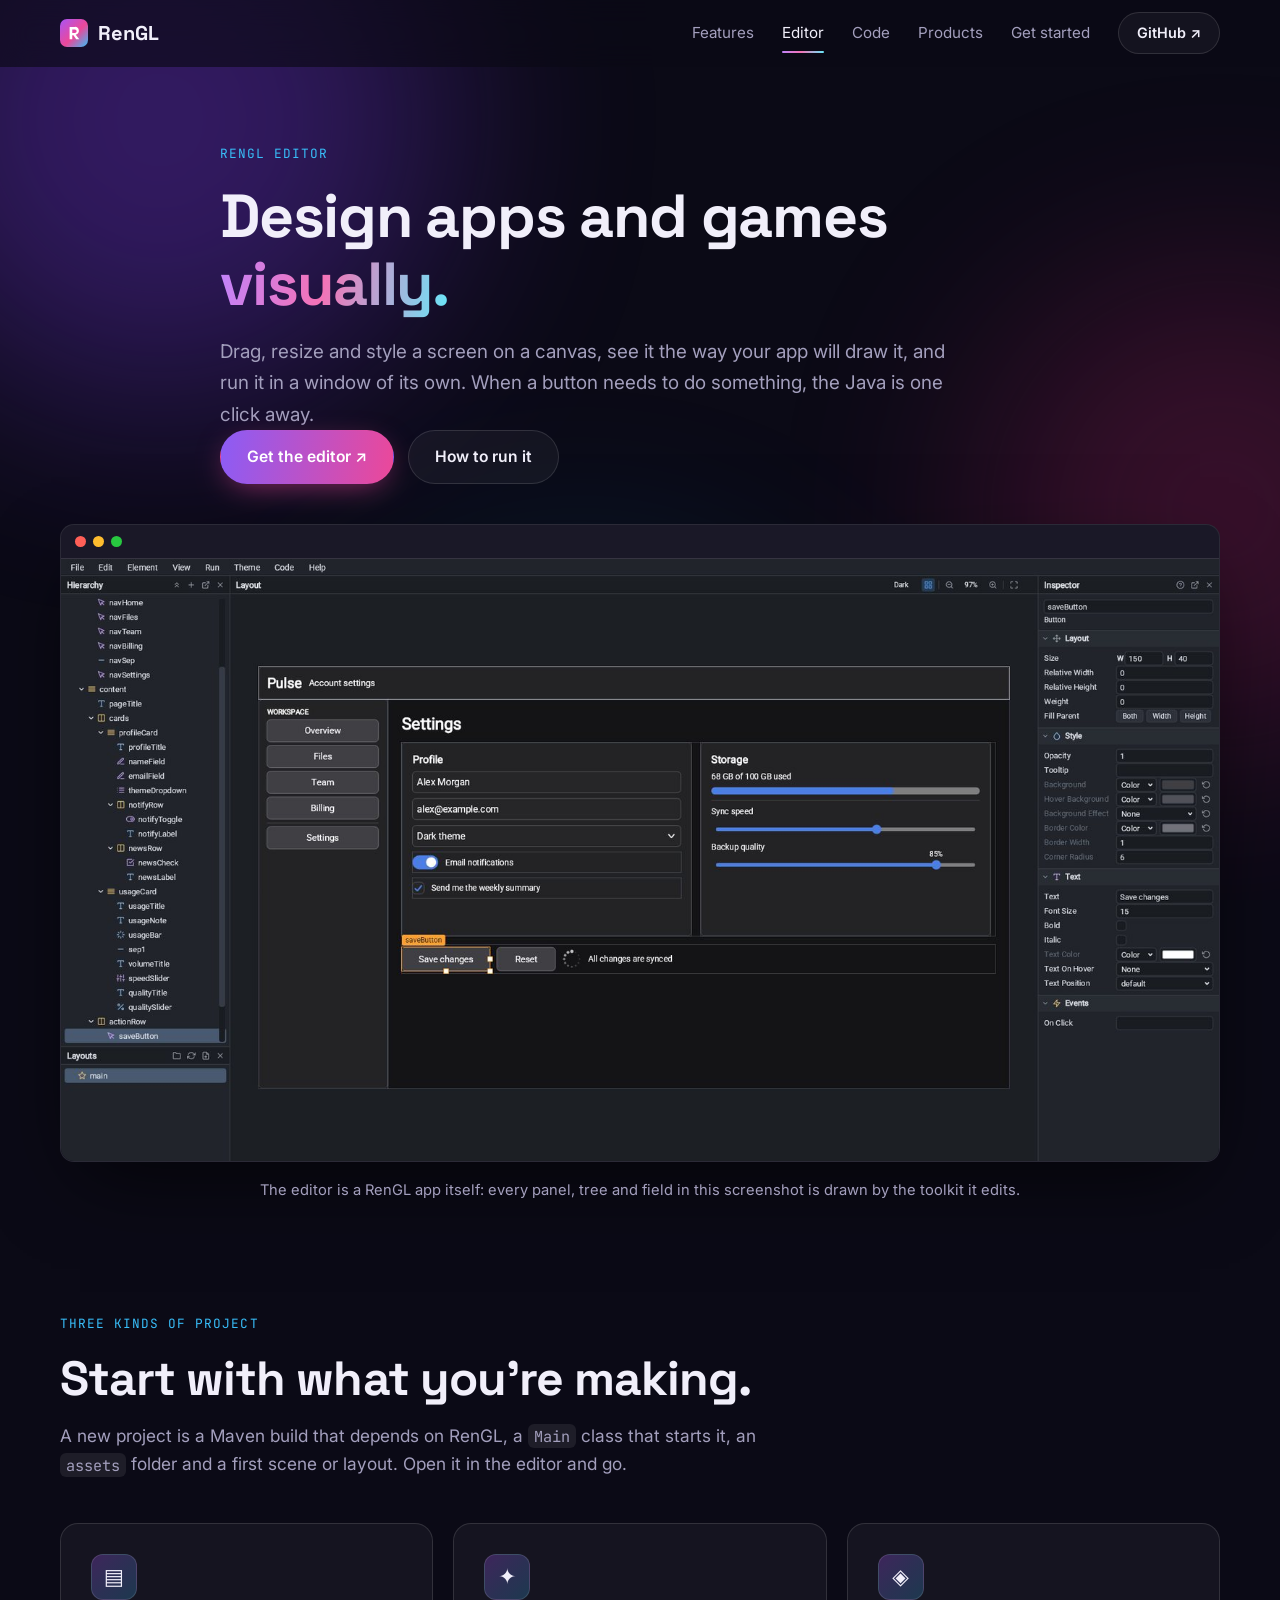
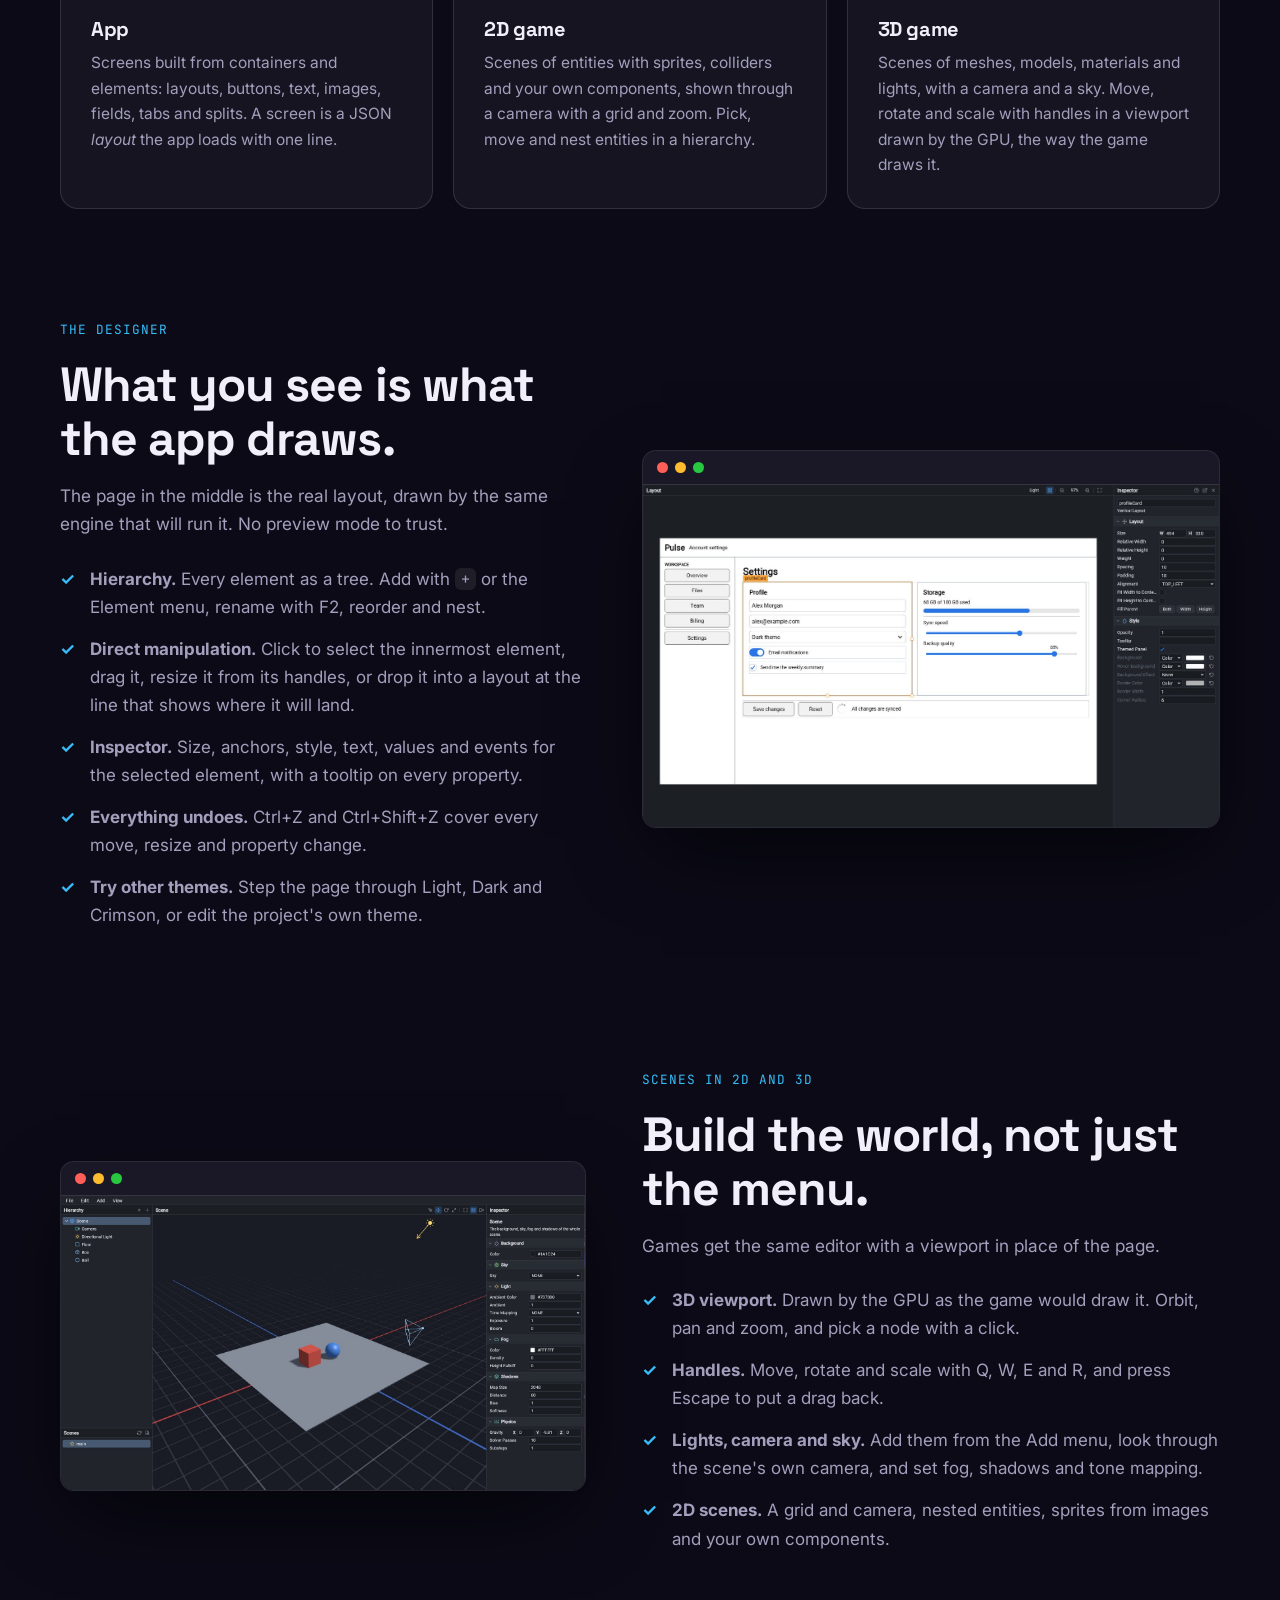
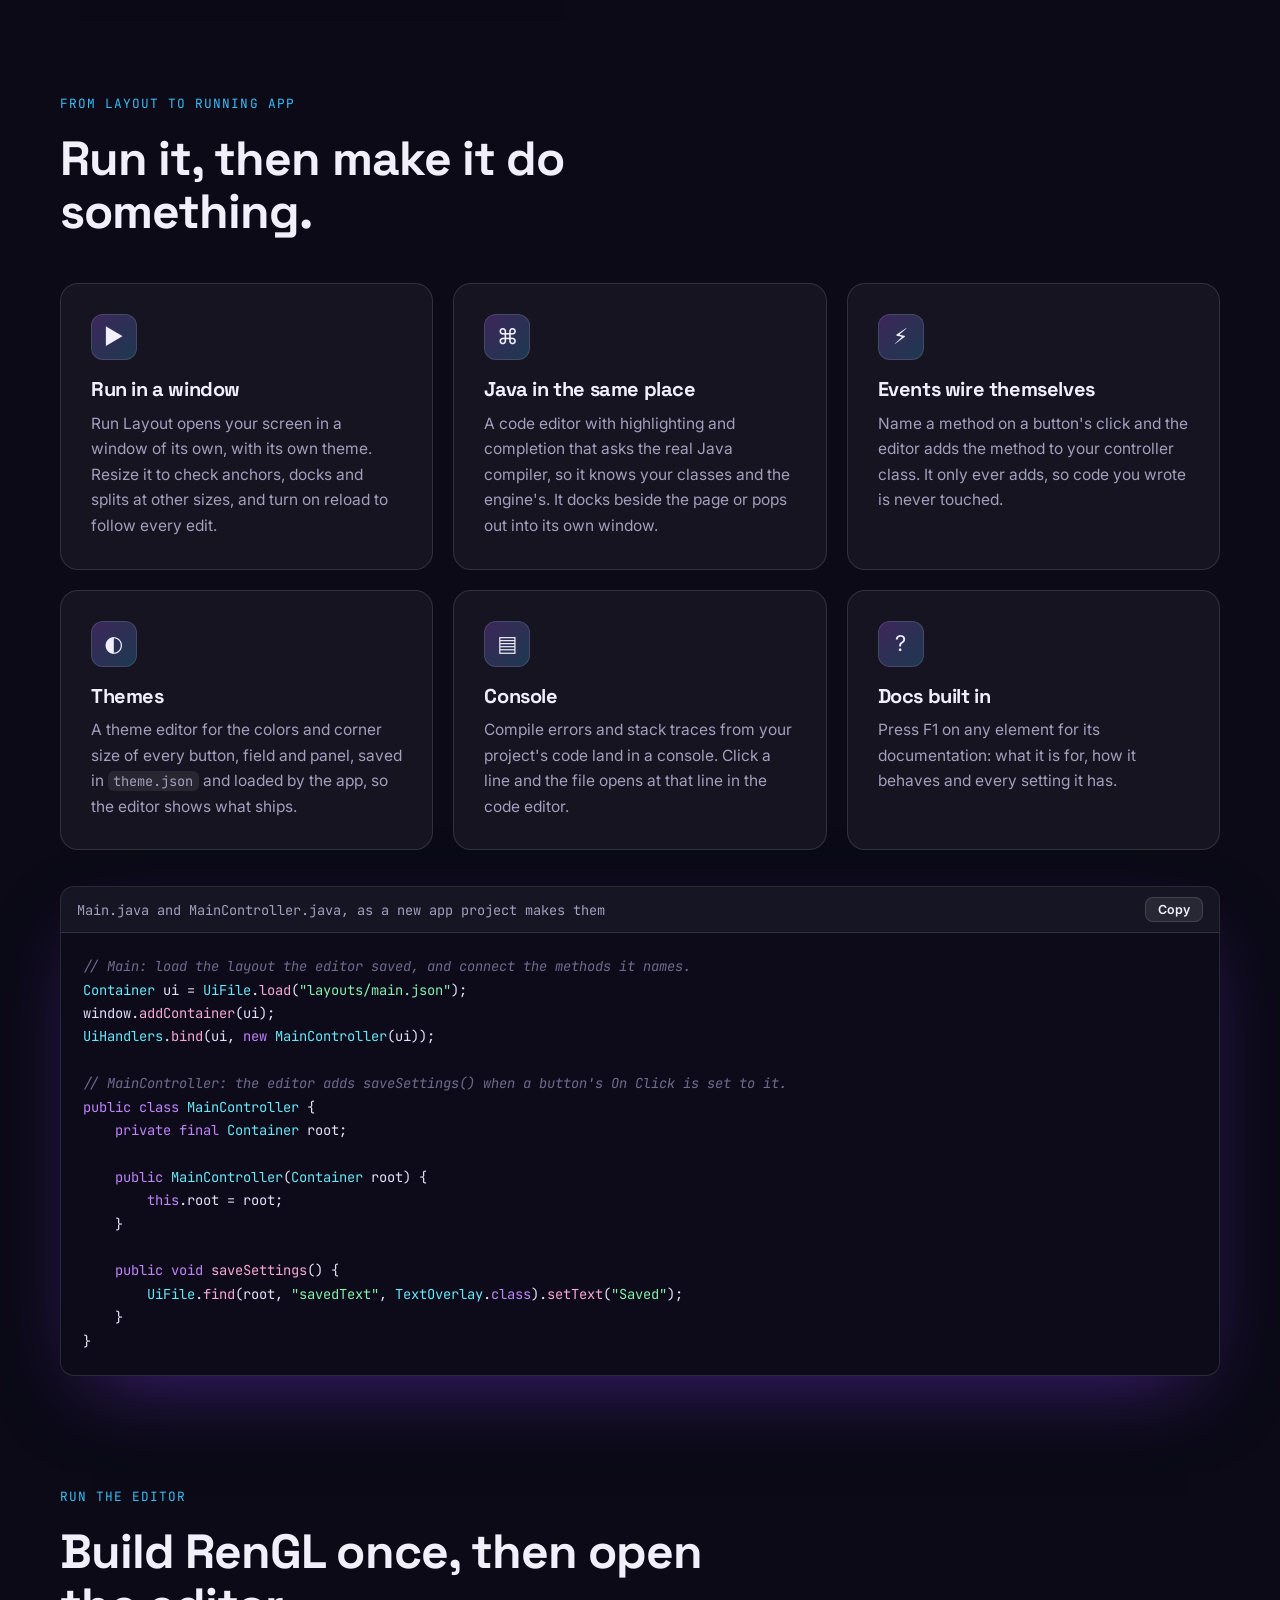
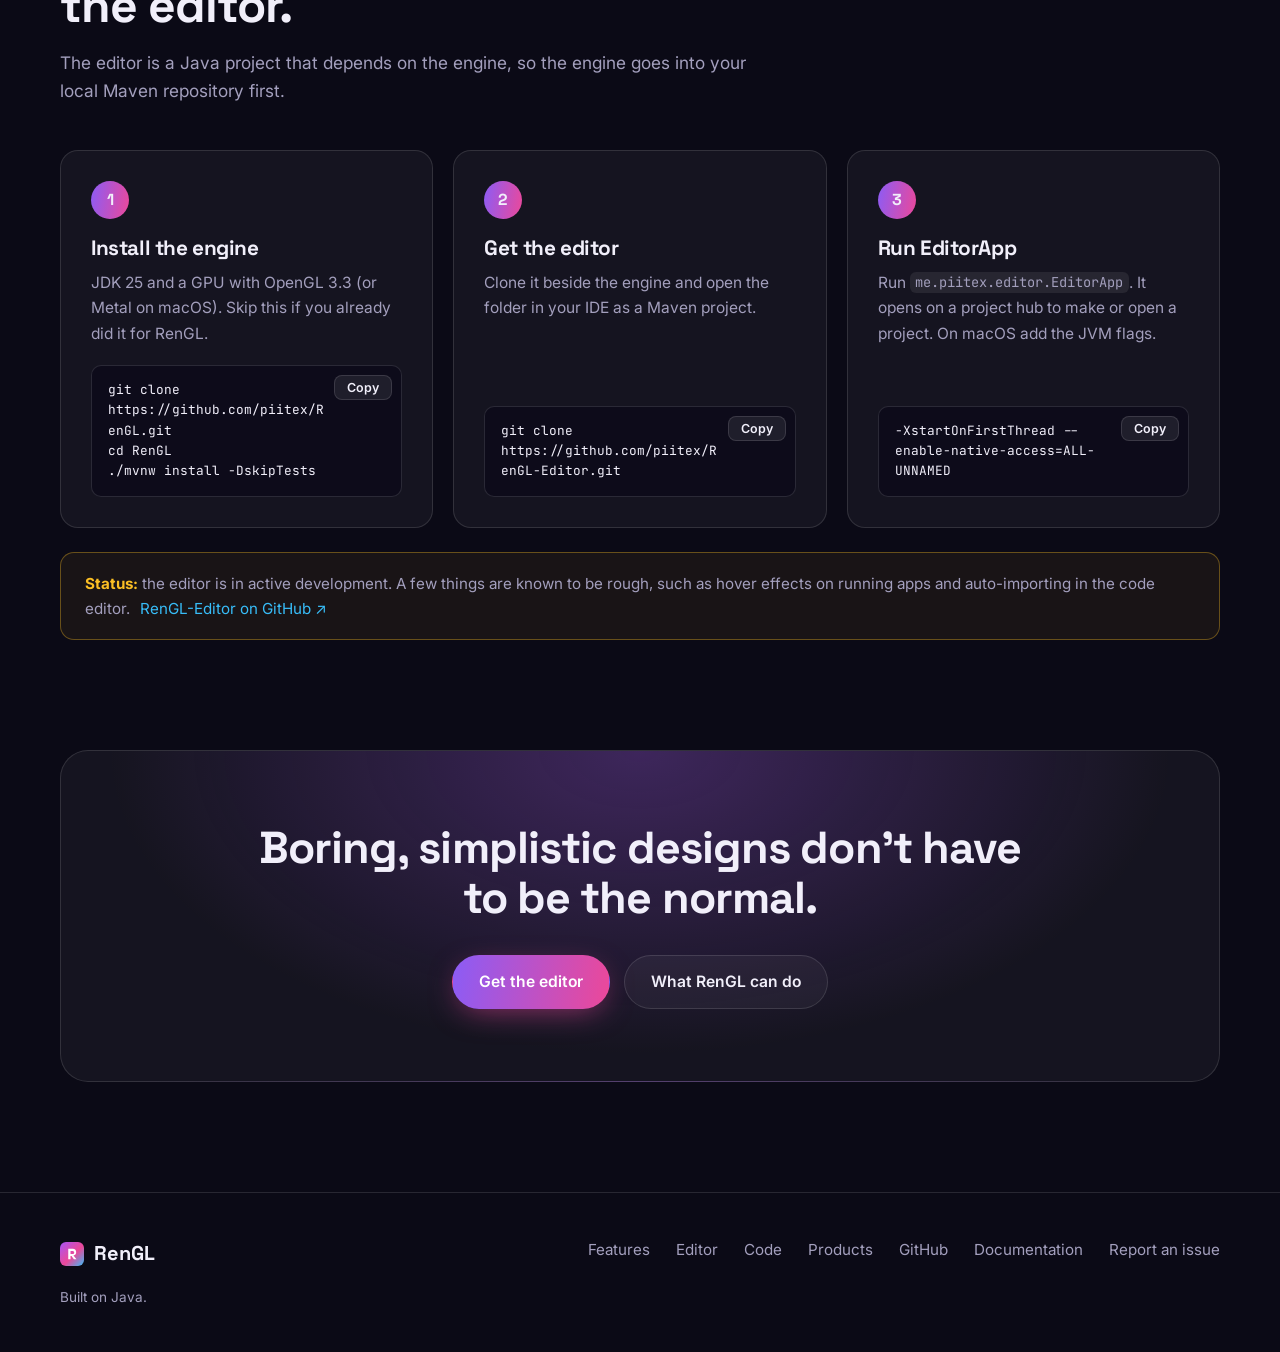
<file: editor.html>
<!doctype html>
<html lang="en">
<head>
  <meta charset="utf-8">
  <meta name="viewport" content="width=device-width, initial-scale=1">
  <title>Editor – RenGL</title>
  <meta name="description" content="The RenGL Editor: design apps, 2D games and 3D games visually, run them in a window beside the editor, and write the Java behind them in the same place.">
  <meta name="theme-color" content="#0b0a16">
  <meta property="og:title" content="The RenGL Editor">
  <meta property="og:description" content="Design apps and games visually, then write the Java behind them. Made with RenGL, so what you see is what ships.">
  <meta property="og:image" content="assets/img/editor-app.jpg">
  <link rel="icon" href="assets/favicon.svg" type="image/svg+xml">
  <link rel="preconnect" href="https://fonts.googleapis.com">
  <link rel="preconnect" href="https://fonts.gstatic.com" crossorigin>
  <link href="https://fonts.googleapis.com/css2?family=Inter:wght@400;500;600&family=Space+Grotesk:wght@500;600;700&family=JetBrains+Mono:wght@400;500&display=swap" rel="stylesheet">
  <link rel="stylesheet" href="css/style.css">
</head>
<body>
  <script src="js/layout.js"></script>
  <noscript><nav class="wrap noscript-nav"><a href="index.html">Home</a><a href="features.html">Features</a><a href="editor.html">Editor</a><a href="code.html">Code</a><a href="products.html">Products</a></nav></noscript>
  <div class="bg-glow" aria-hidden="true"><span></span><span></span><span></span></div>

  <main>
    <header class="wrap page-head reveal">
      <p class="eyebrow">RenGL Editor</p>
      <h1>Design apps and games <span class="grad">visually.</span></h1>
      <p class="lead">Drag, resize and style a screen on a canvas, see it the way your app will draw it, and run it in a window of its own. When a button needs to do something, the Java is one click away.</p>
      <div class="cta">
        <a class="btn btn-primary" href="https://github.com/piitex/RenGL-Editor" target="_blank" rel="noopener">Get the editor ↗</a>
        <a class="btn btn-ghost" href="#start">How to run it</a>
      </div>
    </header>

    <section class="wrap">
      <div class="window big natural reveal">
        <div class="window-bar"><i></i><i></i><i></i></div>
        <img src="assets/img/editor-app.jpg" alt="The RenGL Editor on an app project: the element tree on the left, a settings screen in the middle drawn in the dark theme, and the inspector for the selected button on the right" width="1600" height="833">
      </div>
      <p class="caption reveal">The editor is a RenGL app itself: every panel, tree and field in this screenshot is drawn by the toolkit it edits.</p>
    </section>

    <!-- PROJECT TYPES -->
    <section class="section wrap" id="projects">
      <div class="section-head reveal">
        <p class="eyebrow">Three kinds of project</p>
        <h2>Start with what you're making.</h2>
        <p class="sub">A new project is a Maven build that depends on RenGL, a <code>Main</code> class that starts it, an <code>assets</code> folder and a first scene or layout. Open it in the editor and go.</p>
      </div>
      <div class="grid features">
        <article class="card reveal">
          <span class="ico">▤</span>
          <h3>App</h3>
          <p>Screens built from containers and elements: layouts, buttons, text, images, fields, tabs and splits. A screen is a JSON <em>layout</em> the app loads with one line.</p>
        </article>
        <article class="card reveal">
          <span class="ico">✦</span>
          <h3>2D game</h3>
          <p>Scenes of entities with sprites, colliders and your own components, shown through a camera with a grid and zoom. Pick, move and nest entities in a hierarchy.</p>
        </article>
        <article class="card reveal">
          <span class="ico">◈</span>
          <h3>3D game</h3>
          <p>Scenes of meshes, models, materials and lights, with a camera and a sky. Move, rotate and scale with handles in a viewport drawn by the GPU, the way the game draws it.</p>
        </article>
      </div>
    </section>

    <!-- DESIGNER -->
    <section class="section wrap" id="designer">
      <div class="split">
        <div class="reveal">
          <p class="eyebrow">The designer</p>
          <h2>What you see is what the app draws.</h2>
          <p class="sub">The page in the middle is the real layout, drawn by the same engine that will run it. No preview mode to trust.</p>
          <ul class="ticks">
            <li><strong>Hierarchy.</strong> Every element as a tree. Add with <code>+</code> or the Element menu, rename with F2, reorder and nest.</li>
            <li><strong>Direct manipulation.</strong> Click to select the innermost element, drag it, resize it from its handles, or drop it into a layout at the line that shows where it will land.</li>
            <li><strong>Inspector.</strong> Size, anchors, style, text, values and events for the selected element, with a tooltip on every property.</li>
            <li><strong>Everything undoes.</strong> Ctrl+Z and Ctrl+Shift+Z cover every move, resize and property change.</li>
            <li><strong>Try other themes.</strong> Step the page through Light, Dark and Crimson, or edit the project's own theme.</li>
          </ul>
        </div>
        <div class="window natural reveal">
          <div class="window-bar"><i></i><i></i><i></i></div>
          <img src="assets/img/editor-light.jpg" alt="The page and inspector of the app designer in the Light theme, with a profile card selected and its size, spacing and style in the inspector" loading="lazy" width="1400" height="829">
        </div>
      </div>
    </section>

    <!-- 3D -->
    <section class="section wrap" id="3d">
      <div class="split">
        <div class="window natural reveal">
          <div class="window-bar"><i></i><i></i><i></i></div>
          <img src="assets/img/editor-3d.jpg" alt="The 3D scene editor with a floor, a red box and a blue ball lit by a directional light, and the scene's sky, fog and shadow settings on the right" loading="lazy" width="1600" height="900">
        </div>
        <div class="reveal">
          <p class="eyebrow">Scenes in 2D and 3D</p>
          <h2>Build the world, not just the menu.</h2>
          <p class="sub">Games get the same editor with a viewport in place of the page.</p>
          <ul class="ticks">
            <li><strong>3D viewport.</strong> Drawn by the GPU as the game would draw it. Orbit, pan and zoom, and pick a node with a click.</li>
            <li><strong>Handles.</strong> Move, rotate and scale with Q, W, E and R, and press Escape to put a drag back.</li>
            <li><strong>Lights, camera and sky.</strong> Add them from the Add menu, look through the scene's own camera, and set fog, shadows and tone mapping.</li>
            <li><strong>2D scenes.</strong> A grid and camera, nested entities, sprites from images and your own components.</li>
          </ul>
        </div>
      </div>
    </section>

    <!-- RUN + CODE -->
    <section class="section wrap" id="run">
      <div class="section-head reveal">
        <p class="eyebrow">From layout to running app</p>
        <h2>Run it, then make it do something.</h2>
      </div>
      <div class="grid features">
        <article class="card reveal">
          <span class="ico">▶</span>
          <h3>Run in a window</h3>
          <p>Run Layout opens your screen in a window of its own, with its own theme. Resize it to check anchors, docks and splits at other sizes, and turn on reload to follow every edit.</p>
        </article>
        <article class="card reveal">
          <span class="ico">⌘</span>
          <h3>Java in the same place</h3>
          <p>A code editor with highlighting and completion that asks the real Java compiler, so it knows your classes and the engine's. It docks beside the page or pops out into its own window.</p>
        </article>
        <article class="card reveal">
          <span class="ico">⚡</span>
          <h3>Events wire themselves</h3>
          <p>Name a method on a button's click and the editor adds the method to your controller class. It only ever adds, so code you wrote is never touched.</p>
        </article>
        <article class="card reveal">
          <span class="ico">◐</span>
          <h3>Themes</h3>
          <p>A theme editor for the colors and corner size of every button, field and panel, saved in <code>theme.json</code> and loaded by the app, so the editor shows what ships.</p>
        </article>
        <article class="card reveal">
          <span class="ico">▤</span>
          <h3>Console</h3>
          <p>Compile errors and stack traces from your project's code land in a console. Click a line and the file opens at that line in the code editor.</p>
        </article>
        <article class="card reveal">
          <span class="ico">?</span>
          <h3>Docs built in</h3>
          <p>Press F1 on any element for its documentation: what it is for, how it behaves and every setting it has.</p>
        </article>
      </div>

      <div class="code reveal" style="margin-top:36px">
        <div class="code-bar"><span>Main.java and MainController.java, as a new app project makes them</span><button class="copy" type="button" data-copy="#edcode">Copy</button></div>
<pre><code id="edcode" class="language-java">// Main: load the layout the editor saved, and connect the methods it names.
Container ui = UiFile.load("layouts/main.json");
window.addContainer(ui);
UiHandlers.bind(ui, new MainController(ui));

// MainController: the editor adds saveSettings() when a button's On Click is set to it.
public class MainController {
    private final Container root;

    public MainController(Container root) {
        this.root = root;
    }

    public void saveSettings() {
        UiFile.find(root, "savedText", TextOverlay.class).setText("Saved");
    }
}</code></pre>
      </div>
    </section>

    <!-- GET STARTED -->
    <section class="section wrap" id="start">
      <div class="section-head reveal">
        <p class="eyebrow">Run the editor</p>
        <h2>Build RenGL once, then open the editor.</h2>
        <p class="sub">The editor is a Java project that depends on the engine, so the engine goes into your local Maven repository first.</p>
      </div>
      <ol class="steps">
        <li class="reveal">
          <span class="num">1</span>
          <h3>Install the engine</h3>
          <p>JDK 25 and a GPU with OpenGL 3.3 (or Metal on macOS). Skip this if you already did it for RenGL.</p>
          <div class="cmd"><code id="ecmd1">git clone https://github.com/piitex/RenGL.git
cd RenGL
./mvnw install -DskipTests</code><button class="copy" type="button" data-copy="#ecmd1">Copy</button></div>
        </li>
        <li class="reveal">
          <span class="num">2</span>
          <h3>Get the editor</h3>
          <p>Clone it beside the engine and open the folder in your IDE as a Maven project.</p>
          <div class="cmd"><code id="ecmd2">git clone https://github.com/piitex/RenGL-Editor.git</code><button class="copy" type="button" data-copy="#ecmd2">Copy</button></div>
        </li>
        <li class="reveal">
          <span class="num">3</span>
          <h3>Run EditorApp</h3>
          <p>Run <code>me.piitex.editor.EditorApp</code>. It opens on a project hub to make or open a project. On macOS add the JVM flags.</p>
          <div class="cmd"><code id="ecmd3">-XstartOnFirstThread --enable-native-access=ALL-UNNAMED</code><button class="copy" type="button" data-copy="#ecmd3">Copy</button></div>
        </li>
      </ol>
      <div class="notice reveal">
        <strong>Status:</strong> the editor is in active development. A few things are known to be rough, such as hover effects on running apps and auto-importing in the code editor.
        <a href="https://github.com/piitex/RenGL-Editor" target="_blank" rel="noopener">RenGL-Editor on GitHub ↗</a>
      </div>
    </section>

    <section class="wrap">
      <div class="final reveal">
        <h2>Boring, simplistic designs don't have to be the normal.</h2>
        <div class="cta">
          <a class="btn btn-primary" href="https://github.com/piitex/RenGL-Editor" target="_blank" rel="noopener">Get the editor</a>
          <a class="btn btn-ghost" href="features.html">What RenGL can do</a>
        </div>
      </div>
    </section>
  </main>

  <footer class="footer" id="site-footer"></footer>
  <script src="js/main.js"></script>
</body>
</html>
</file>
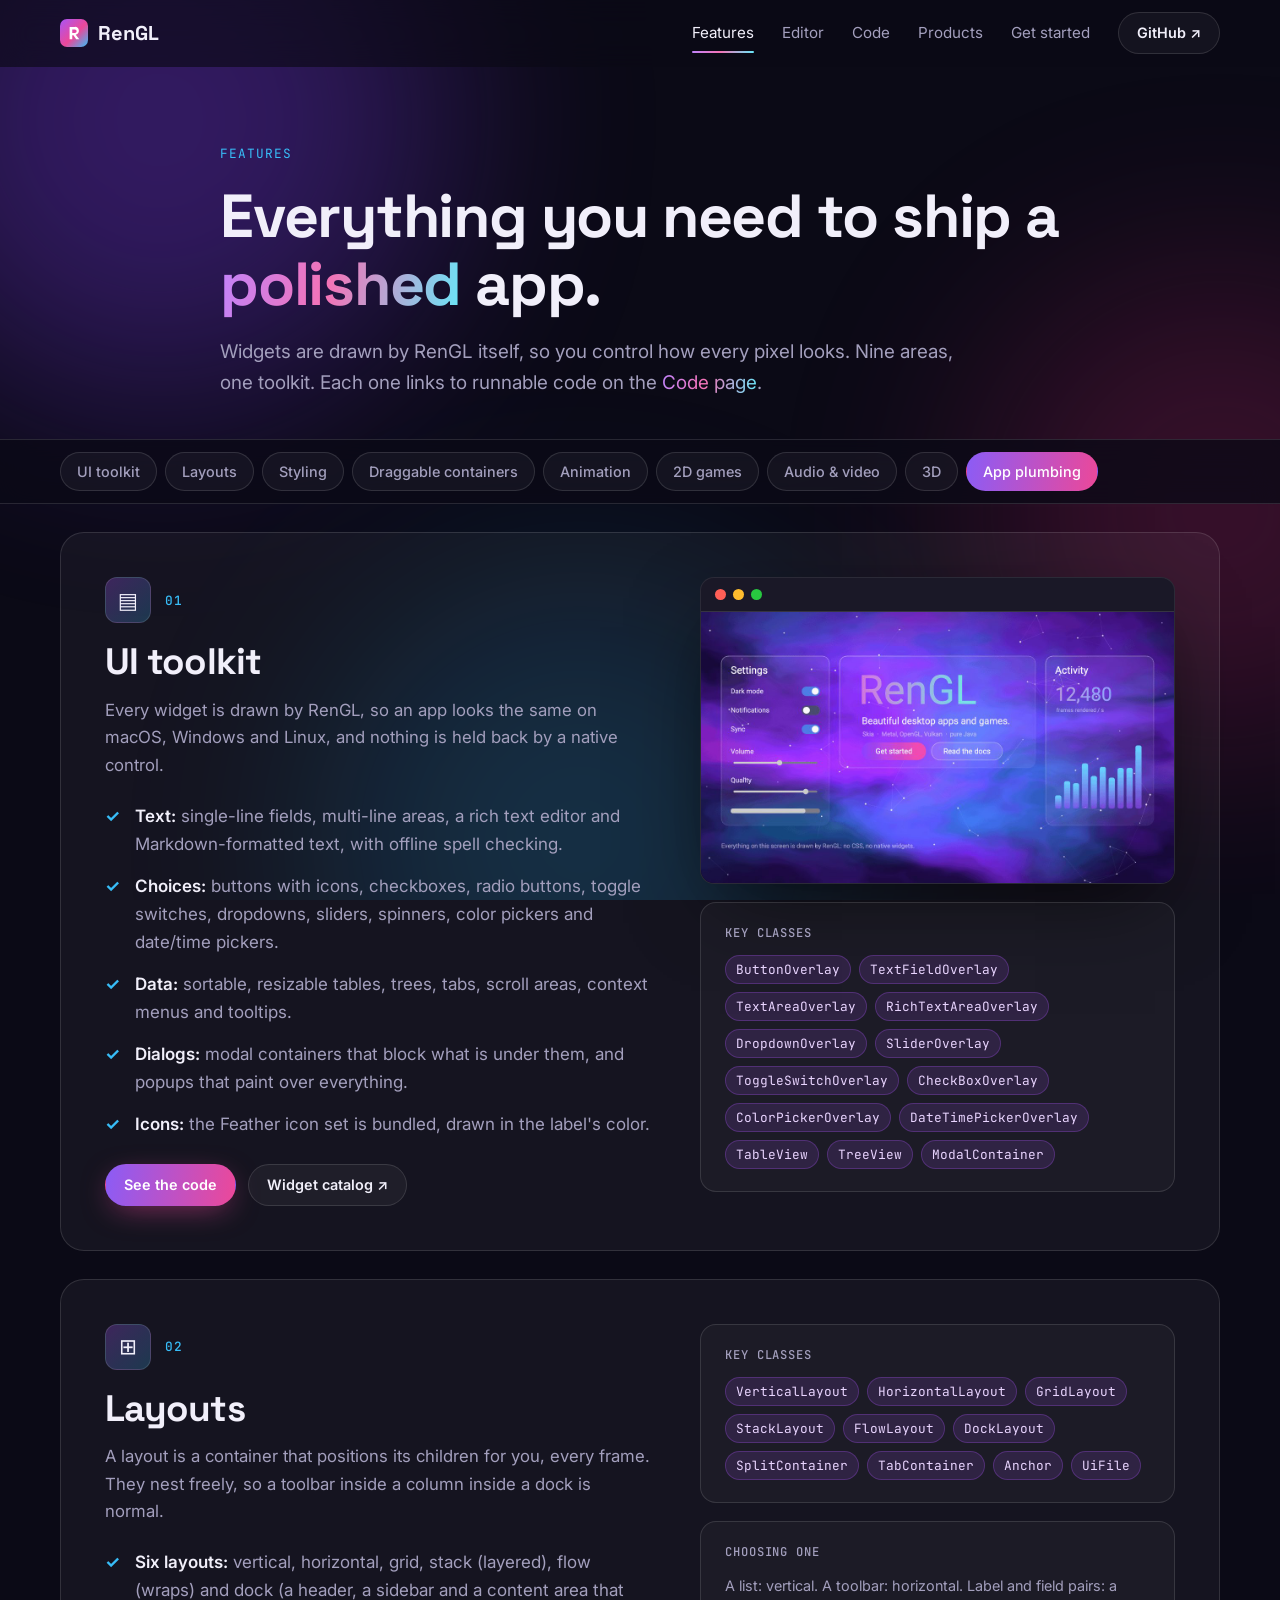
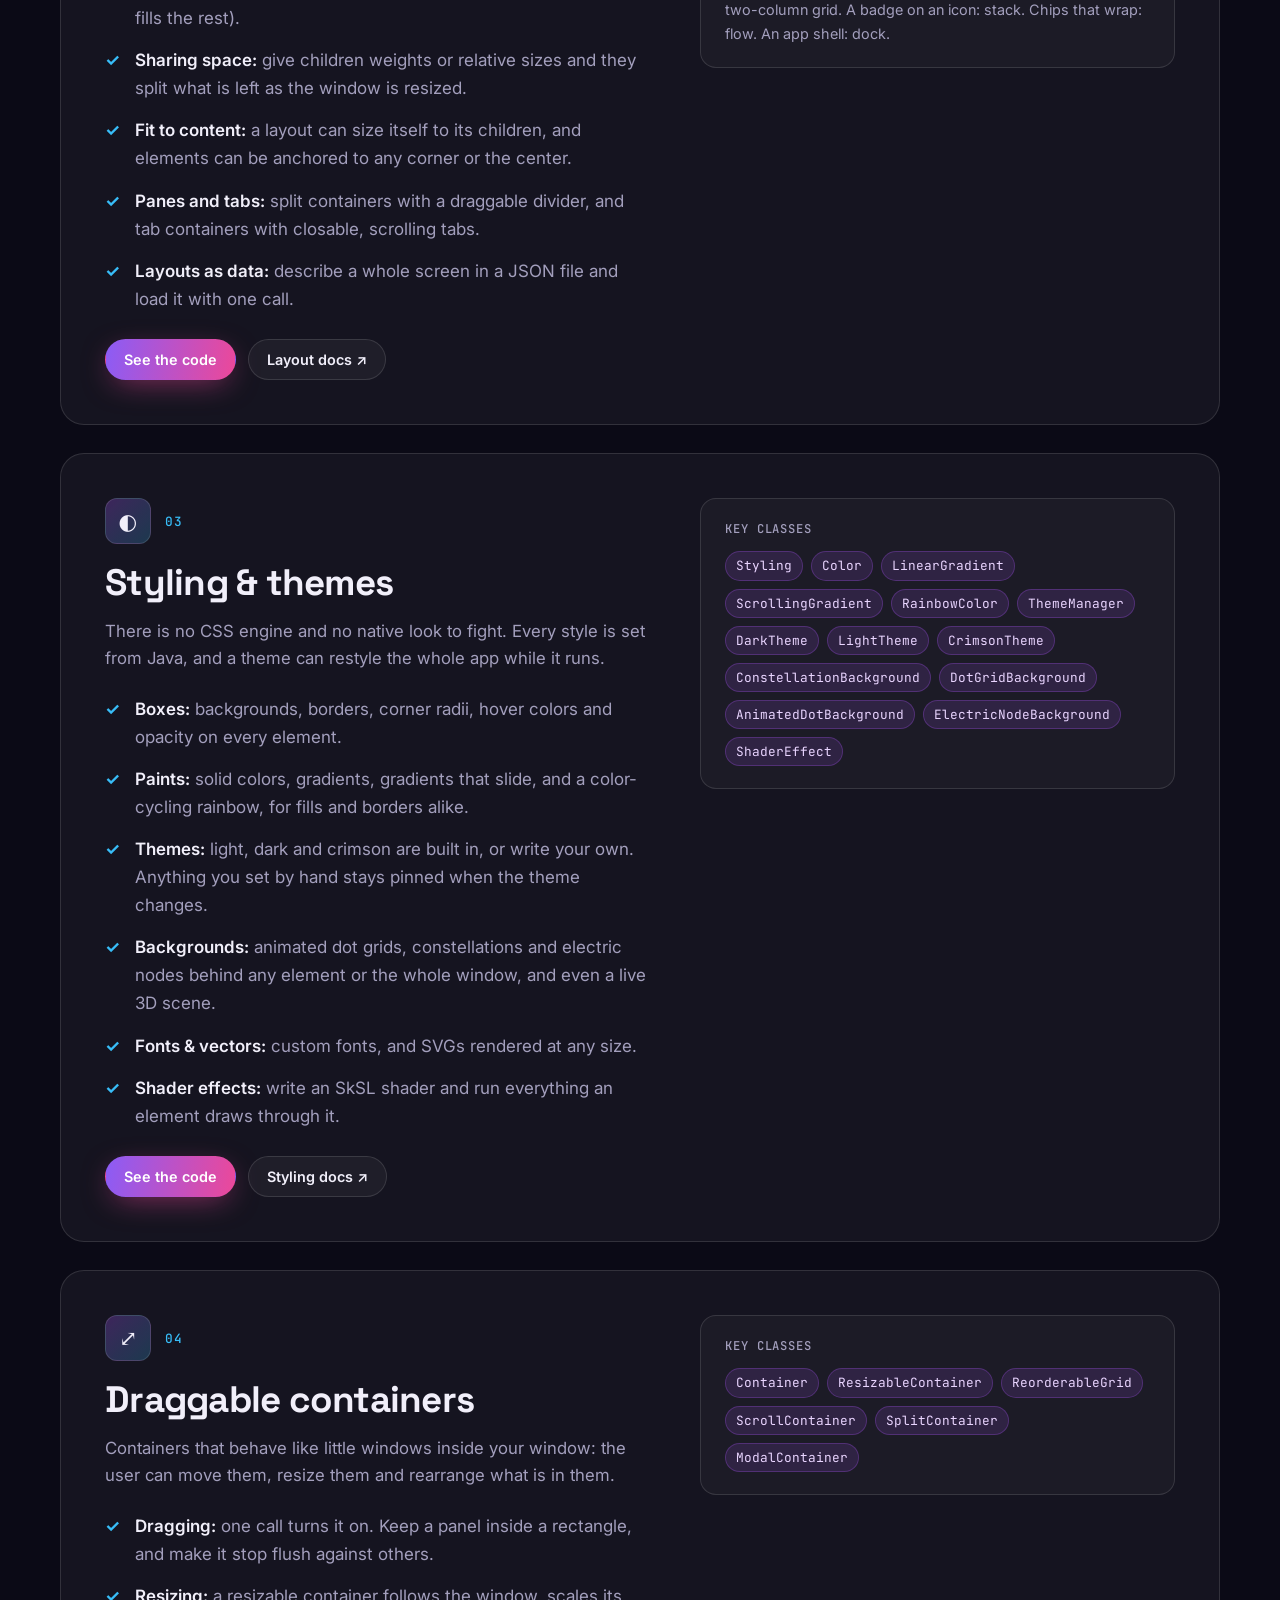
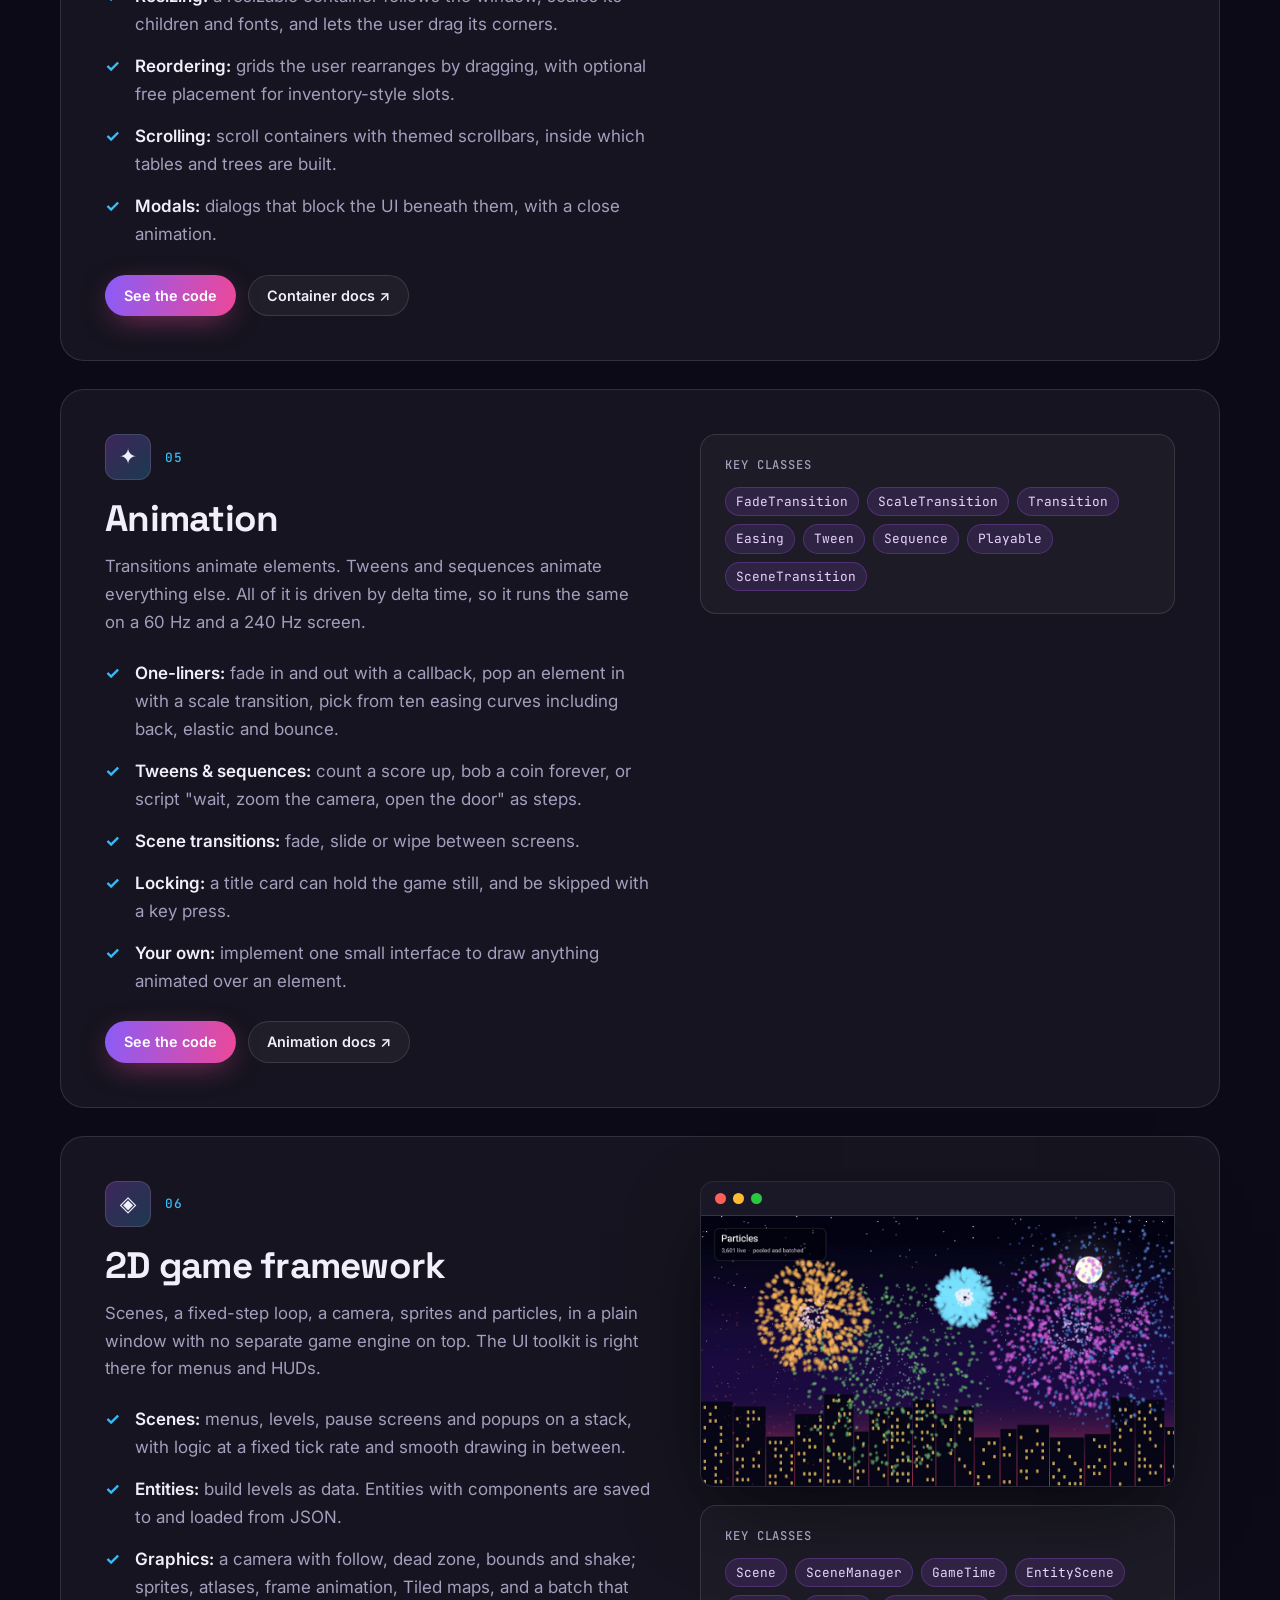
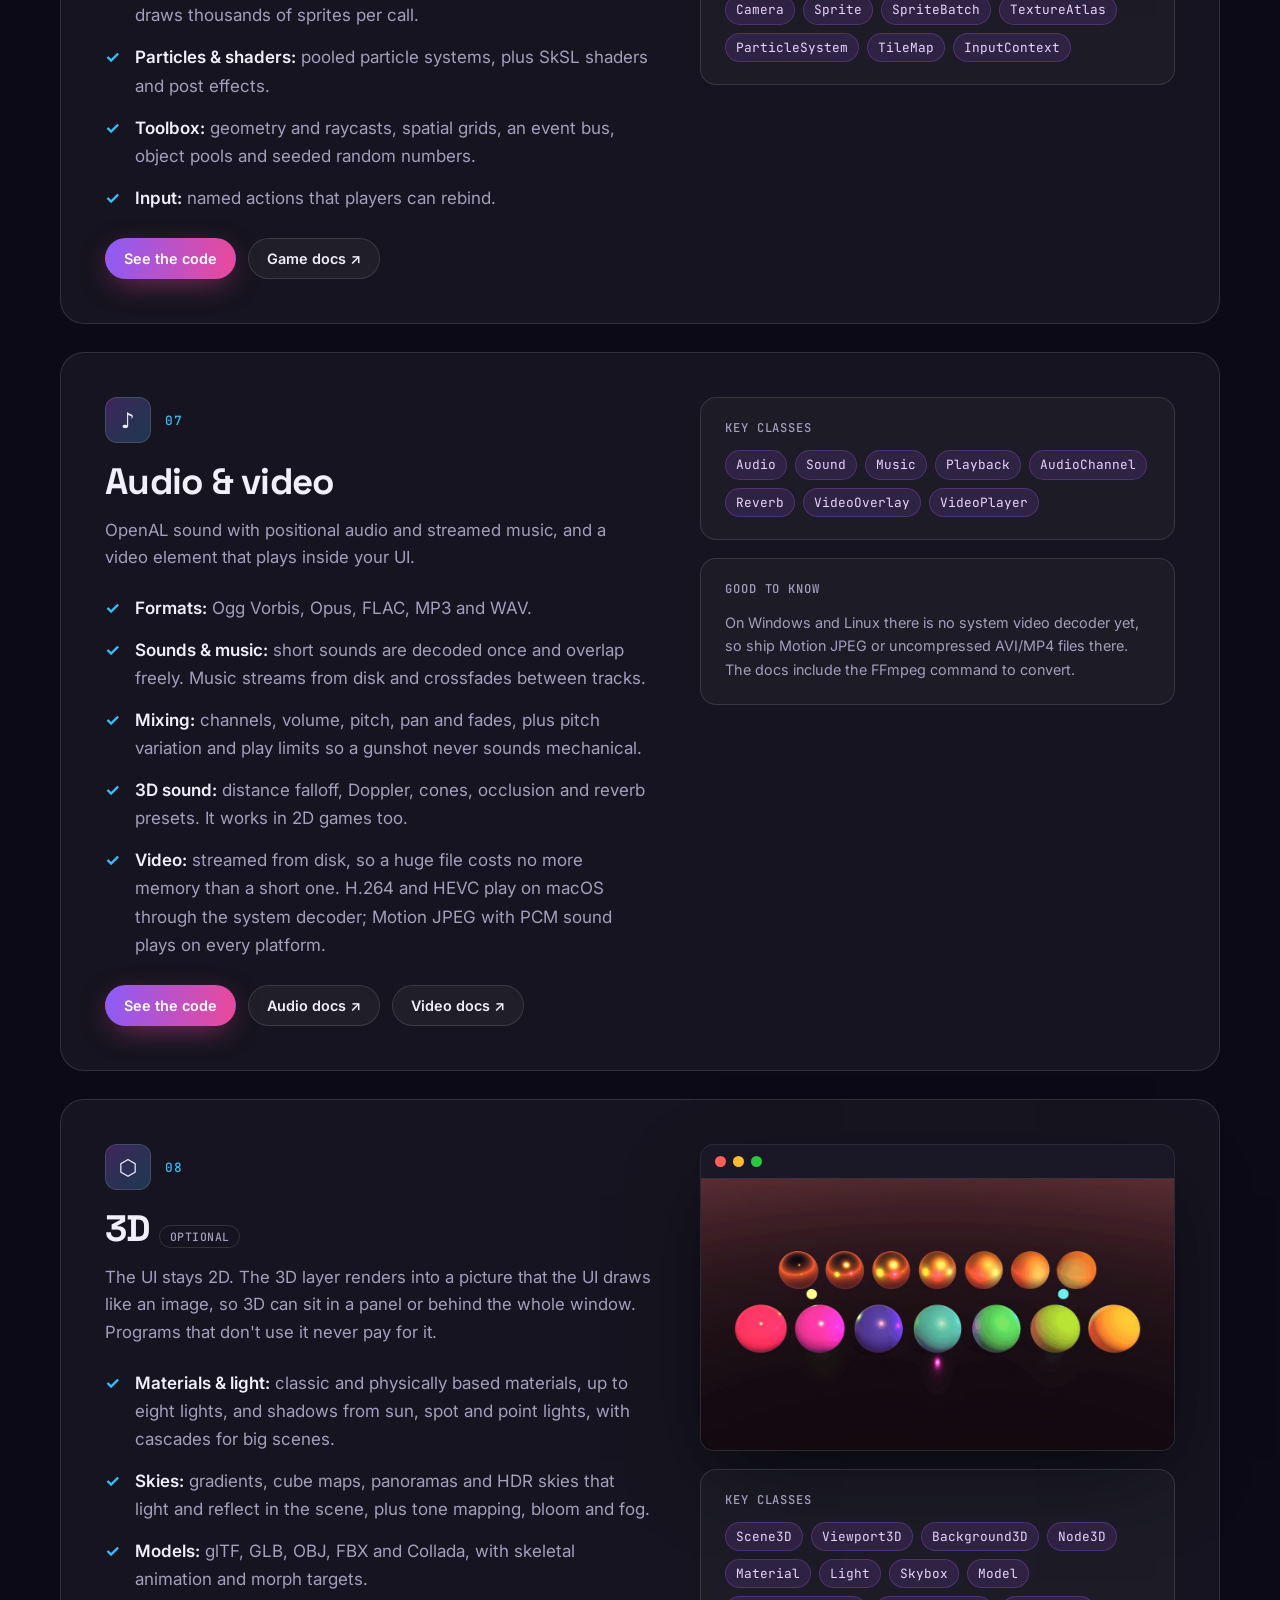
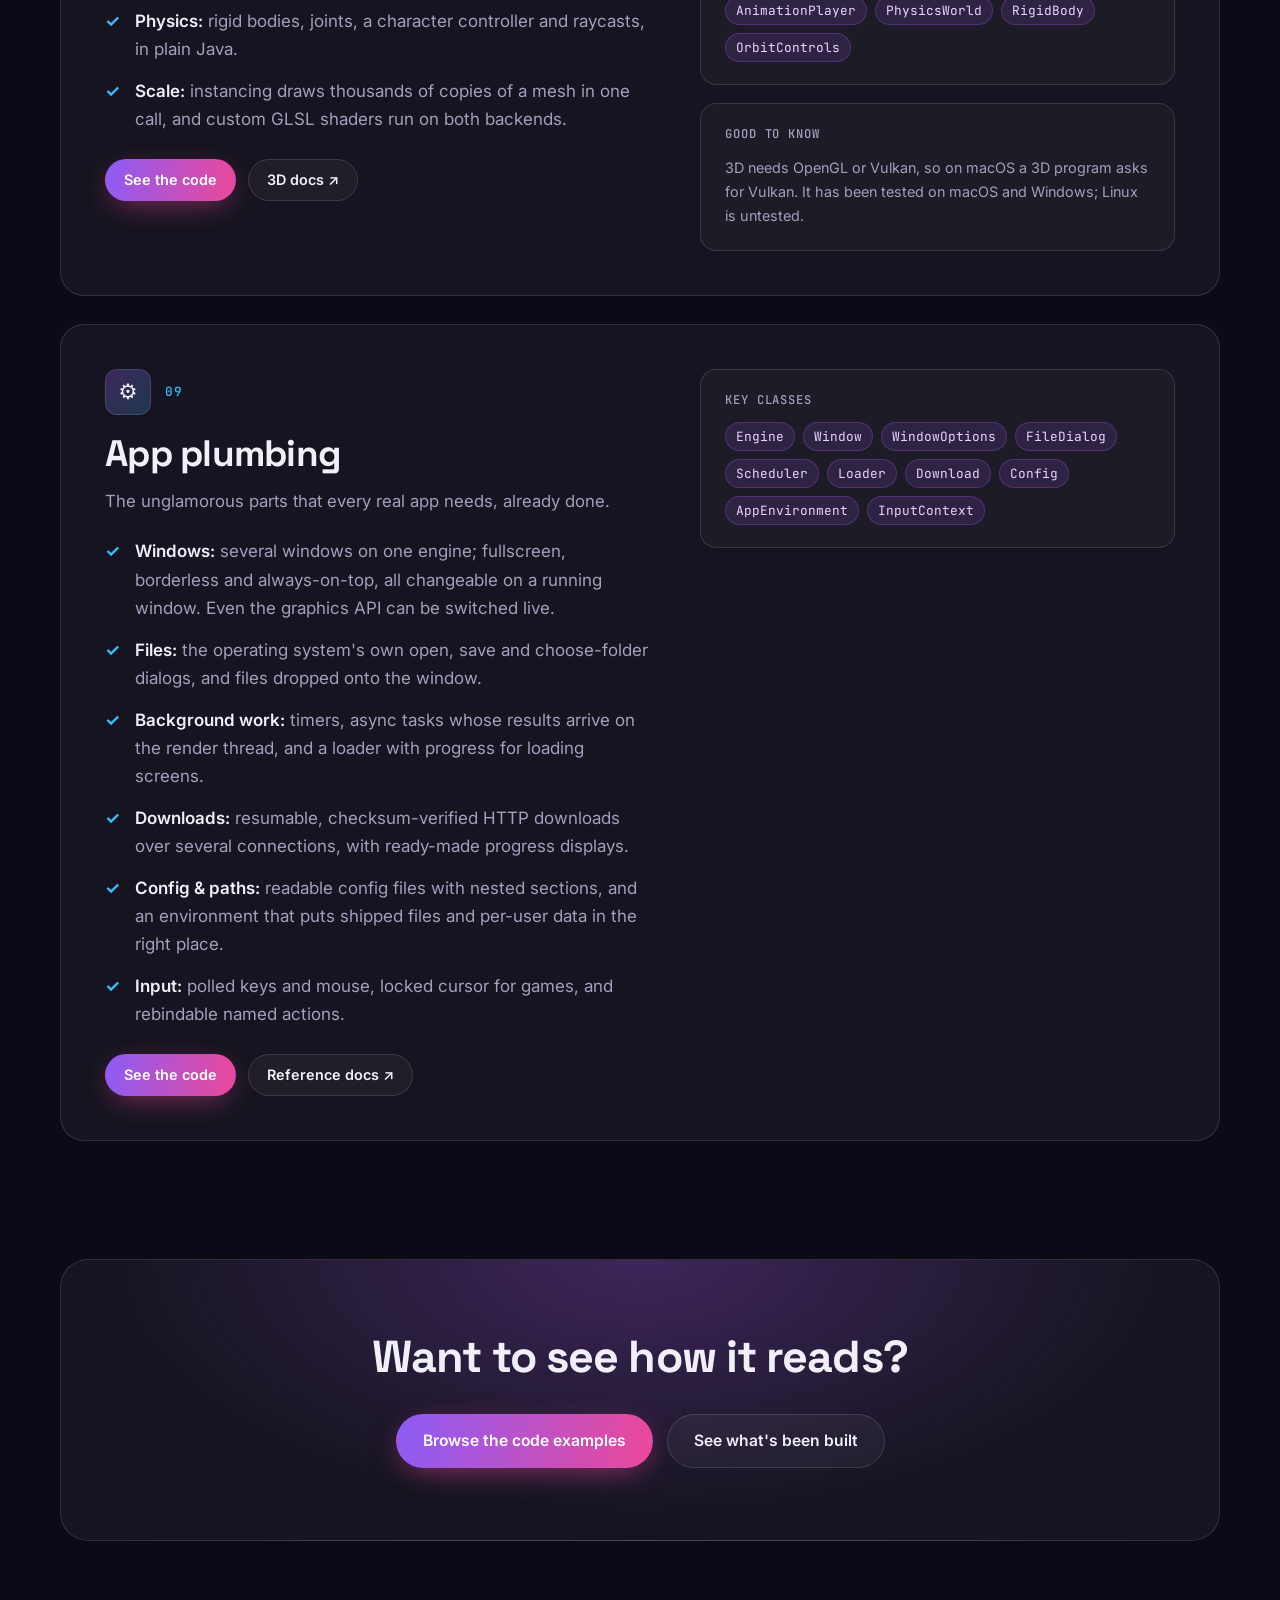
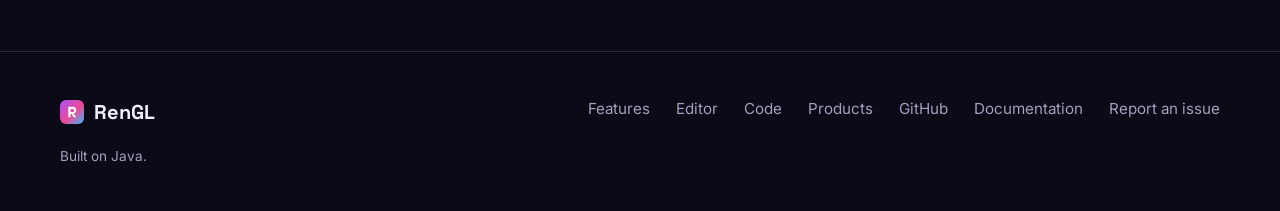
<file: features.html>
<!doctype html>
<html lang="en">
<head>
  <meta charset="utf-8">
  <meta name="viewport" content="width=device-width, initial-scale=1">
  <title>Features – RenGL</title>
  <meta name="description" content="Everything in RenGL: a drawn-from-scratch UI toolkit, layouts, styling and themes, animation, a 2D game framework, audio and video, optional 3D and app plumbing.">
  <meta name="theme-color" content="#0b0a16">
  <meta property="og:title" content="RenGL features">
  <meta property="og:description" content="A UI toolkit, layouts, styling, animation, a 2D game framework, audio and video, optional 3D and the plumbing around them.">
  <meta property="og:image" content="assets/img/hero-poster.jpg">
  <link rel="icon" href="assets/favicon.svg" type="image/svg+xml">
  <link rel="preconnect" href="https://fonts.googleapis.com">
  <link rel="preconnect" href="https://fonts.gstatic.com" crossorigin>
  <link href="https://fonts.googleapis.com/css2?family=Inter:wght@400;500;600&family=Space+Grotesk:wght@500;600;700&family=JetBrains+Mono:wght@400;500&display=swap" rel="stylesheet">
  <link rel="stylesheet" href="css/style.css">
</head>
<body>
  <script src="js/layout.js"></script>
  <noscript><nav class="wrap noscript-nav"><a href="index.html">Home</a><a href="features.html">Features</a><a href="editor.html">Editor</a><a href="code.html">Code</a><a href="products.html">Products</a></nav></noscript>
  <div class="bg-glow" aria-hidden="true"><span></span><span></span><span></span></div>

  <main>
    <header class="wrap page-head reveal">
      <p class="eyebrow">Features</p>
      <h1>Everything you need to ship a <span class="grad">polished</span> app.</h1>
      <p class="lead">Widgets are drawn by RenGL itself, so you control how every pixel looks. Nine areas, one toolkit. Each one links to runnable code on the <a href="code.html" class="grad">Code page</a>.</p>
    </header>

    <nav class="chipnav" aria-label="Jump to a feature">
      <div class="wrap chips">
        <a href="#ui">UI toolkit</a>
        <a href="#layouts">Layouts</a>
        <a href="#styling">Styling</a>
        <a href="#containers">Draggable containers</a>
        <a href="#animation">Animation</a>
        <a href="#game">2D games</a>
        <a href="#media">Audio &amp; video</a>
        <a href="#3d">3D</a>
        <a href="#app">App plumbing</a>
      </div>
    </nav>

    <div class="wrap features-list">

      <!-- 1. UI -->
      <section class="feature reveal" id="ui">
        <div>
          <div class="feature-top"><span class="ico">▤</span><span class="feature-num">01</span></div>
          <h2>UI toolkit</h2>
          <p class="intro">Every widget is drawn by RenGL, so an app looks the same on macOS, Windows and Linux, and nothing is held back by a native control.</p>
          <ul class="ticks">
            <li><strong>Text:</strong> single-line fields, multi-line areas, a rich text editor and Markdown-formatted text, with offline spell checking.</li>
            <li><strong>Choices:</strong> buttons with icons, checkboxes, radio buttons, toggle switches, dropdowns, sliders, spinners, color pickers and date/time pickers.</li>
            <li><strong>Data:</strong> sortable, resizable tables, trees, tabs, scroll areas, context menus and tooltips.</li>
            <li><strong>Dialogs:</strong> modal containers that block what is under them, and popups that paint over everything.</li>
            <li><strong>Icons:</strong> the Feather icon set is bundled, drawn in the label's color.</li>
          </ul>
          <div class="feature-links">
            <a class="btn btn-primary btn-small" href="code.html#ui">See the code</a>
            <a class="btn btn-ghost btn-small" href="https://github.com/piitex/RenGL/blob/main/docs/overlays/README.md" target="_blank" rel="noopener">Widget catalog ↗</a>
          </div>
        </div>
        <div class="side">
          <div class="window">
            <div class="window-bar"><i></i><i></i><i></i></div>
            <img src="assets/img/hero-poster.jpg" alt="A glass-style RenGL UI with sliders, toggles and charts" loading="lazy" width="1120" height="640">
          </div>
          <div class="keys">
            <h3>Key classes</h3>
            <div class="chipset">
              <code>ButtonOverlay</code><code>TextFieldOverlay</code><code>TextAreaOverlay</code><code>RichTextAreaOverlay</code><code>DropdownOverlay</code><code>SliderOverlay</code><code>ToggleSwitchOverlay</code><code>CheckBoxOverlay</code><code>ColorPickerOverlay</code><code>DateTimePickerOverlay</code><code>TableView</code><code>TreeView</code><code>ModalContainer</code>
            </div>
          </div>
        </div>
      </section>

      <!-- 2. Layouts -->
      <section class="feature reveal" id="layouts">
        <div>
          <div class="feature-top"><span class="ico">⊞</span><span class="feature-num">02</span></div>
          <h2>Layouts</h2>
          <p class="intro">A layout is a container that positions its children for you, every frame. They nest freely, so a toolbar inside a column inside a dock is normal.</p>
          <ul class="ticks">
            <li><strong>Six layouts:</strong> vertical, horizontal, grid, stack (layered), flow (wraps) and dock (a header, a sidebar and a content area that fills the rest).</li>
            <li><strong>Sharing space:</strong> give children weights or relative sizes and they split what is left as the window is resized.</li>
            <li><strong>Fit to content:</strong> a layout can size itself to its children, and elements can be anchored to any corner or the center.</li>
            <li><strong>Panes and tabs:</strong> split containers with a draggable divider, and tab containers with closable, scrolling tabs.</li>
            <li><strong>Layouts as data:</strong> describe a whole screen in a JSON file and load it with one call.</li>
          </ul>
          <div class="feature-links">
            <a class="btn btn-primary btn-small" href="code.html#layouts">See the code</a>
            <a class="btn btn-ghost btn-small" href="https://github.com/piitex/RenGL/blob/main/docs/layouts/README.md" target="_blank" rel="noopener">Layout docs ↗</a>
          </div>
        </div>
        <div class="side">
          <div class="keys">
            <h3>Key classes</h3>
            <div class="chipset">
              <code>VerticalLayout</code><code>HorizontalLayout</code><code>GridLayout</code><code>StackLayout</code><code>FlowLayout</code><code>DockLayout</code><code>SplitContainer</code><code>TabContainer</code><code>Anchor</code><code>UiFile</code>
            </div>
          </div>
          <div class="keys">
            <h3>Choosing one</h3>
            <p>A list: vertical. A toolbar: horizontal. Label and field pairs: a two-column grid. A badge on an icon: stack. Chips that wrap: flow. An app shell: dock.</p>
          </div>
        </div>
      </section>

      <!-- 3. Styling -->
      <section class="feature reveal" id="styling">
        <div>
          <div class="feature-top"><span class="ico">◐</span><span class="feature-num">03</span></div>
          <h2>Styling &amp; themes</h2>
          <p class="intro">There is no CSS engine and no native look to fight. Every style is set from Java, and a theme can restyle the whole app while it runs.</p>
          <ul class="ticks">
            <li><strong>Boxes:</strong> backgrounds, borders, corner radii, hover colors and opacity on every element.</li>
            <li><strong>Paints:</strong> solid colors, gradients, gradients that slide, and a color-cycling rainbow, for fills and borders alike.</li>
            <li><strong>Themes:</strong> light, dark and crimson are built in, or write your own. Anything you set by hand stays pinned when the theme changes.</li>
            <li><strong>Backgrounds:</strong> animated dot grids, constellations and electric nodes behind any element or the whole window, and even a live 3D scene.</li>
            <li><strong>Fonts &amp; vectors:</strong> custom fonts, and SVGs rendered at any size.</li>
            <li><strong>Shader effects:</strong> write an SkSL shader and run everything an element draws through it.</li>
          </ul>
          <div class="feature-links">
            <a class="btn btn-primary btn-small" href="code.html#styling">See the code</a>
            <a class="btn btn-ghost btn-small" href="https://github.com/piitex/RenGL/blob/main/docs/styling/README.md" target="_blank" rel="noopener">Styling docs ↗</a>
          </div>
        </div>
        <div class="side">
          <div class="keys">
            <h3>Key classes</h3>
            <div class="chipset">
              <code>Styling</code><code>Color</code><code>LinearGradient</code><code>ScrollingGradient</code><code>RainbowColor</code><code>ThemeManager</code><code>DarkTheme</code><code>LightTheme</code><code>CrimsonTheme</code><code>ConstellationBackground</code><code>DotGridBackground</code><code>AnimatedDotBackground</code><code>ElectricNodeBackground</code><code>ShaderEffect</code>
            </div>
          </div>
        </div>
      </section>

      <!-- 4. Containers -->
      <section class="feature reveal" id="containers">
        <div>
          <div class="feature-top"><span class="ico">⤢</span><span class="feature-num">04</span></div>
          <h2>Draggable containers</h2>
          <p class="intro">Containers that behave like little windows inside your window: the user can move them, resize them and rearrange what is in them.</p>
          <ul class="ticks">
            <li><strong>Dragging:</strong> one call turns it on. Keep a panel inside a rectangle, and make it stop flush against others.</li>
            <li><strong>Resizing:</strong> a resizable container follows the window, scales its children and fonts, and lets the user drag its corners.</li>
            <li><strong>Reordering:</strong> grids the user rearranges by dragging, with optional free placement for inventory-style slots.</li>
            <li><strong>Scrolling:</strong> scroll containers with themed scrollbars, inside which tables and trees are built.</li>
            <li><strong>Modals:</strong> dialogs that block the UI beneath them, with a close animation.</li>
          </ul>
          <div class="feature-links">
            <a class="btn btn-primary btn-small" href="code.html#containers">See the code</a>
            <a class="btn btn-ghost btn-small" href="https://github.com/piitex/RenGL/blob/main/docs/containers/README.md" target="_blank" rel="noopener">Container docs ↗</a>
          </div>
        </div>
        <div class="side">
          <div class="keys">
            <h3>Key classes</h3>
            <div class="chipset">
              <code>Container</code><code>ResizableContainer</code><code>ReorderableGrid</code><code>ScrollContainer</code><code>SplitContainer</code><code>ModalContainer</code>
            </div>
          </div>
        </div>
      </section>

      <!-- 5. Animation -->
      <section class="feature reveal" id="animation">
        <div>
          <div class="feature-top"><span class="ico">✦</span><span class="feature-num">05</span></div>
          <h2>Animation</h2>
          <p class="intro">Transitions animate elements. Tweens and sequences animate everything else. All of it is driven by delta time, so it runs the same on a 60 Hz and a 240 Hz screen.</p>
          <ul class="ticks">
            <li><strong>One-liners:</strong> fade in and out with a callback, pop an element in with a scale transition, pick from ten easing curves including back, elastic and bounce.</li>
            <li><strong>Tweens &amp; sequences:</strong> count a score up, bob a coin forever, or script "wait, zoom the camera, open the door" as steps.</li>
            <li><strong>Scene transitions:</strong> fade, slide or wipe between screens.</li>
            <li><strong>Locking:</strong> a title card can hold the game still, and be skipped with a key press.</li>
            <li><strong>Your own:</strong> implement one small interface to draw anything animated over an element.</li>
          </ul>
          <div class="feature-links">
            <a class="btn btn-primary btn-small" href="code.html#animation">See the code</a>
            <a class="btn btn-ghost btn-small" href="https://github.com/piitex/RenGL/blob/main/docs/animation/transitions.md" target="_blank" rel="noopener">Animation docs ↗</a>
          </div>
        </div>
        <div class="side">
          <div class="keys">
            <h3>Key classes</h3>
            <div class="chipset">
              <code>FadeTransition</code><code>ScaleTransition</code><code>Transition</code><code>Easing</code><code>Tween</code><code>Sequence</code><code>Playable</code><code>SceneTransition</code>
            </div>
          </div>
        </div>
      </section>

      <!-- 6. 2D games -->
      <section class="feature reveal" id="game">
        <div>
          <div class="feature-top"><span class="ico">◈</span><span class="feature-num">06</span></div>
          <h2>2D game framework</h2>
          <p class="intro">Scenes, a fixed-step loop, a camera, sprites and particles, in a plain window with no separate game engine on top. The UI toolkit is right there for menus and HUDs.</p>
          <ul class="ticks">
            <li><strong>Scenes:</strong> menus, levels, pause screens and popups on a stack, with logic at a fixed tick rate and smooth drawing in between.</li>
            <li><strong>Entities:</strong> build levels as data. Entities with components are saved to and loaded from JSON.</li>
            <li><strong>Graphics:</strong> a camera with follow, dead zone, bounds and shake; sprites, atlases, frame animation, Tiled maps, and a batch that draws thousands of sprites per call.</li>
            <li><strong>Particles &amp; shaders:</strong> pooled particle systems, plus SkSL shaders and post effects.</li>
            <li><strong>Toolbox:</strong> geometry and raycasts, spatial grids, an event bus, object pools and seeded random numbers.</li>
            <li><strong>Input:</strong> named actions that players can rebind.</li>
          </ul>
          <div class="feature-links">
            <a class="btn btn-primary btn-small" href="code.html#game">See the code</a>
            <a class="btn btn-ghost btn-small" href="https://github.com/piitex/RenGL/blob/main/docs/game/README.md" target="_blank" rel="noopener">Game docs ↗</a>
          </div>
        </div>
        <div class="side">
          <div class="window">
            <div class="window-bar"><i></i><i></i><i></i></div>
            <img src="assets/img/fireworks-poster.jpg" alt="Fireworks made of thousands of particles over a city skyline" loading="lazy" width="1120" height="640">
          </div>
          <div class="keys">
            <h3>Key classes</h3>
            <div class="chipset">
              <code>Scene</code><code>SceneManager</code><code>GameTime</code><code>EntityScene</code><code>Camera</code><code>Sprite</code><code>SpriteBatch</code><code>TextureAtlas</code><code>ParticleSystem</code><code>TileMap</code><code>InputContext</code>
            </div>
          </div>
        </div>
      </section>

      <!-- 7. Audio & video -->
      <section class="feature reveal" id="media">
        <div>
          <div class="feature-top"><span class="ico">♪</span><span class="feature-num">07</span></div>
          <h2>Audio &amp; video</h2>
          <p class="intro">OpenAL sound with positional audio and streamed music, and a video element that plays inside your UI.</p>
          <ul class="ticks">
            <li><strong>Formats:</strong> Ogg Vorbis, Opus, FLAC, MP3 and WAV.</li>
            <li><strong>Sounds &amp; music:</strong> short sounds are decoded once and overlap freely. Music streams from disk and crossfades between tracks.</li>
            <li><strong>Mixing:</strong> channels, volume, pitch, pan and fades, plus pitch variation and play limits so a gunshot never sounds mechanical.</li>
            <li><strong>3D sound:</strong> distance falloff, Doppler, cones, occlusion and reverb presets. It works in 2D games too.</li>
            <li><strong>Video:</strong> streamed from disk, so a huge file costs no more memory than a short one. H.264 and HEVC play on macOS through the system decoder; Motion JPEG with PCM sound plays on every platform.</li>
          </ul>
          <div class="feature-links">
            <a class="btn btn-primary btn-small" href="code.html#media">See the code</a>
            <a class="btn btn-ghost btn-small" href="https://github.com/piitex/RenGL/blob/main/docs/audio/README.md" target="_blank" rel="noopener">Audio docs ↗</a>
            <a class="btn btn-ghost btn-small" href="https://github.com/piitex/RenGL/blob/main/docs/video/README.md" target="_blank" rel="noopener">Video docs ↗</a>
          </div>
        </div>
        <div class="side">
          <div class="keys">
            <h3>Key classes</h3>
            <div class="chipset">
              <code>Audio</code><code>Sound</code><code>Music</code><code>Playback</code><code>AudioChannel</code><code>Reverb</code><code>VideoOverlay</code><code>VideoPlayer</code>
            </div>
          </div>
          <div class="keys">
            <h3>Good to know</h3>
            <p>On Windows and Linux there is no system video decoder yet, so ship Motion JPEG or uncompressed AVI/MP4 files there. The docs include the FFmpeg command to convert.</p>
          </div>
        </div>
      </section>

      <!-- 8. 3D -->
      <section class="feature reveal" id="3d">
        <div>
          <div class="feature-top"><span class="ico">⬡</span><span class="feature-num">08</span></div>
          <h2>3D <span class="badge">Optional</span></h2>
          <p class="intro">The UI stays 2D. The 3D layer renders into a picture that the UI draws like an image, so 3D can sit in a panel or behind the whole window. Programs that don't use it never pay for it.</p>
          <ul class="ticks">
            <li><strong>Materials &amp; light:</strong> classic and physically based materials, up to eight lights, and shadows from sun, spot and point lights, with cascades for big scenes.</li>
            <li><strong>Skies:</strong> gradients, cube maps, panoramas and HDR skies that light and reflect in the scene, plus tone mapping, bloom and fog.</li>
            <li><strong>Models:</strong> glTF, GLB, OBJ, FBX and Collada, with skeletal animation and morph targets.</li>
            <li><strong>Physics:</strong> rigid bodies, joints, a character controller and raycasts, in plain Java.</li>
            <li><strong>Scale:</strong> instancing draws thousands of copies of a mesh in one call, and custom GLSL shaders run on both backends.</li>
          </ul>
          <div class="feature-links">
            <a class="btn btn-primary btn-small" href="code.html#3d">See the code</a>
            <a class="btn btn-ghost btn-small" href="https://github.com/piitex/RenGL/blob/main/docs/3d/README.md" target="_blank" rel="noopener">3D docs ↗</a>
          </div>
        </div>
        <div class="side">
          <div class="window">
            <div class="window-bar"><i></i><i></i><i></i></div>
            <img src="assets/img/studio3d-poster.jpg" alt="Metal and glossy spheres lit by a sunset sky and orbiting neon lights" loading="lazy" width="1120" height="640">
          </div>
          <div class="keys">
            <h3>Key classes</h3>
            <div class="chipset">
              <code>Scene3D</code><code>Viewport3D</code><code>Background3D</code><code>Node3D</code><code>Material</code><code>Light</code><code>Skybox</code><code>Model</code><code>AnimationPlayer</code><code>PhysicsWorld</code><code>RigidBody</code><code>OrbitControls</code>
            </div>
          </div>
          <div class="keys">
            <h3>Good to know</h3>
            <p>3D needs OpenGL or Vulkan, so on macOS a 3D program asks for Vulkan. It has been tested on macOS and Windows; Linux is untested.</p>
          </div>
        </div>
      </section>

      <!-- 9. App plumbing -->
      <section class="feature reveal" id="app">
        <div>
          <div class="feature-top"><span class="ico">⚙</span><span class="feature-num">09</span></div>
          <h2>App plumbing</h2>
          <p class="intro">The unglamorous parts that every real app needs, already done.</p>
          <ul class="ticks">
            <li><strong>Windows:</strong> several windows on one engine; fullscreen, borderless and always-on-top, all changeable on a running window. Even the graphics API can be switched live.</li>
            <li><strong>Files:</strong> the operating system's own open, save and choose-folder dialogs, and files dropped onto the window.</li>
            <li><strong>Background work:</strong> timers, async tasks whose results arrive on the render thread, and a loader with progress for loading screens.</li>
            <li><strong>Downloads:</strong> resumable, checksum-verified HTTP downloads over several connections, with ready-made progress displays.</li>
            <li><strong>Config &amp; paths:</strong> readable config files with nested sections, and an environment that puts shipped files and per-user data in the right place.</li>
            <li><strong>Input:</strong> polled keys and mouse, locked cursor for games, and rebindable named actions.</li>
          </ul>
          <div class="feature-links">
            <a class="btn btn-primary btn-small" href="code.html#app">See the code</a>
            <a class="btn btn-ghost btn-small" href="https://github.com/piitex/RenGL/blob/main/docs/reference/README.md" target="_blank" rel="noopener">Reference docs ↗</a>
          </div>
        </div>
        <div class="side">
          <div class="keys">
            <h3>Key classes</h3>
            <div class="chipset">
              <code>Engine</code><code>Window</code><code>WindowOptions</code><code>FileDialog</code><code>Scheduler</code><code>Loader</code><code>Download</code><code>Config</code><code>AppEnvironment</code><code>InputContext</code>
            </div>
          </div>
        </div>
      </section>
    </div>

    <section class="wrap">
      <div class="final reveal">
        <h2>Want to see how it reads?</h2>
        <div class="cta">
          <a class="btn btn-primary" href="code.html">Browse the code examples</a>
          <a class="btn btn-ghost" href="products.html">See what's been built</a>
        </div>
      </div>
    </section>
  </main>

  <footer class="footer" id="site-footer"></footer>
  <script src="js/main.js"></script>
</body>
</html>
</file>
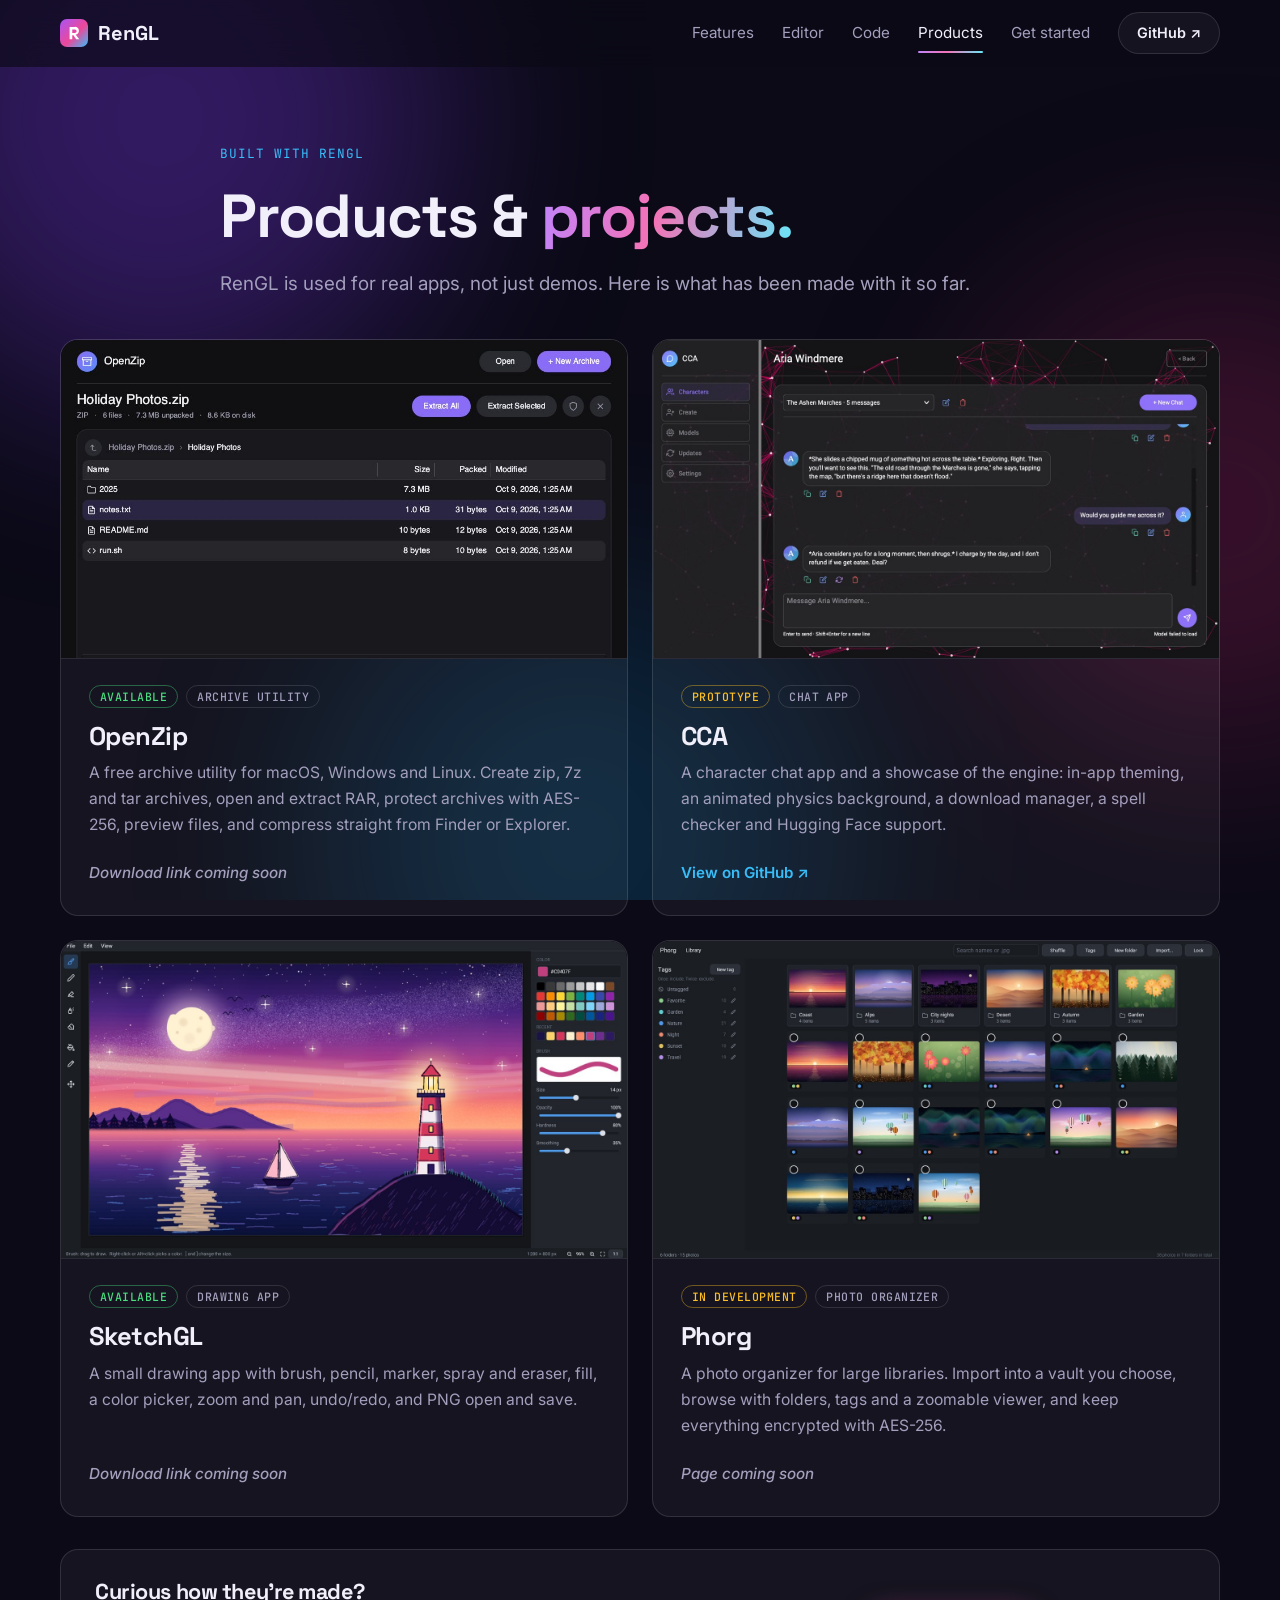
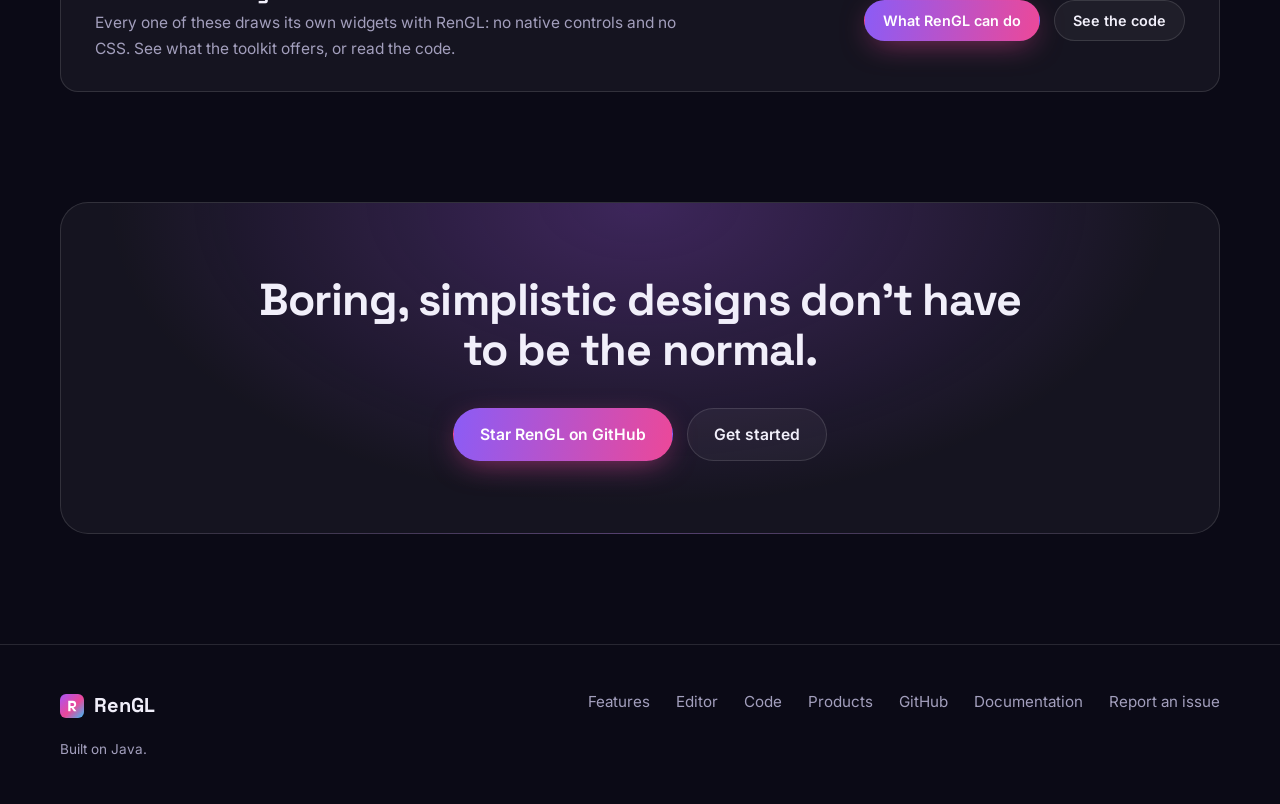
<file: products.html>
<!doctype html>
<html lang="en">
<head>
  <meta charset="utf-8">
  <meta name="viewport" content="width=device-width, initial-scale=1">
  <title>Products – RenGL</title>
  <meta name="description" content="Apps built with RenGL: OpenZip, CCA, SketchGL and Phorg.">
  <meta name="theme-color" content="#0b0a16">
  <meta property="og:title" content="Built with RenGL">
  <meta property="og:description" content="OpenZip, CCA, SketchGL and Phorg: real apps made with the RenGL toolkit.">
  <meta property="og:image" content="assets/img/openzip.jpg">
  <link rel="icon" href="assets/favicon.svg" type="image/svg+xml">
  <link rel="preconnect" href="https://fonts.googleapis.com">
  <link rel="preconnect" href="https://fonts.gstatic.com" crossorigin>
  <link href="https://fonts.googleapis.com/css2?family=Inter:wght@400;500;600&family=Space+Grotesk:wght@500;600;700&family=JetBrains+Mono:wght@400;500&display=swap" rel="stylesheet">
  <link rel="stylesheet" href="css/style.css">
</head>
<body>
  <script src="js/layout.js"></script>
  <noscript><nav class="wrap noscript-nav"><a href="index.html">Home</a><a href="features.html">Features</a><a href="editor.html">Editor</a><a href="code.html">Code</a><a href="products.html">Products</a></nav></noscript>
  <div class="bg-glow" aria-hidden="true"><span></span><span></span><span></span></div>

  <main>
    <header class="wrap page-head reveal">
      <p class="eyebrow">Built with RenGL</p>
      <h1>Products &amp; <span class="grad">projects.</span></h1>
      <p class="lead">RenGL is used for real apps, not just demos. Here is what has been made with it so far.</p>
    </header>

    <section class="wrap" id="products">
      <div class="grid products">
        <article class="product reveal" id="openzip">
          <div class="shot"><img src="assets/img/openzip.jpg" alt="OpenZip browsing the contents of an archive" loading="lazy" width="1000" height="660"></div>
          <div class="body">
            <div class="badges"><span class="badge ok">Available</span><span class="badge">Archive utility</span></div>
            <h3>OpenZip</h3>
            <p>A free archive utility for macOS, Windows and Linux. Create zip, 7z and tar archives, open and extract RAR, protect archives with AES-256, preview files, and compress straight from Finder or Explorer.</p>
            <span class="soon">Download link coming soon</span>
            <!-- When you have a download page, replace the line above with:
                 <a class="link" href="YOUR-URL">Download ↗</a> -->
          </div>
        </article>

        <article class="product reveal" id="cca">
          <div class="shot"><img src="assets/img/cca-chat.jpg" alt="CCA character chat window with a themed network background" loading="lazy" width="1400" height="788"></div>
          <div class="body">
            <div class="badges"><span class="badge warn">Prototype</span><span class="badge">Chat app</span></div>
            <h3>CCA</h3>
            <p>A character chat app and a showcase of the engine: in-app theming, an animated physics background, a download manager, a spell checker and Hugging Face support.</p>
            <a class="link" href="https://github.com/piitex/cca" target="_blank" rel="noopener">View on GitHub ↗</a>
          </div>
        </article>

        <article class="product reveal" id="sketchgl">
          <div class="shot"><img src="assets/img/sketchgl.jpg" alt="SketchGL with a night scene of a lighthouse drawn on the canvas, the toolbox on the left and the color and brush panel on the right" loading="lazy" width="1400" height="788"></div>
          <div class="body">
            <div class="badges"><span class="badge ok">Available</span><span class="badge">Drawing app</span></div>
            <h3>SketchGL</h3>
            <p>A small drawing app with brush, pencil, marker, spray and eraser, fill, a color picker, zoom and pan, undo/redo, and PNG open and save.</p>
            <span class="soon">Download link coming soon</span>
          </div>
        </article>

        <article class="product reveal" id="phorg">
          <div class="shot"><img src="assets/img/phorg.jpg" alt="Phorg showing a library of sample pictures as folders and thumbnails, with the tag list on the left" loading="lazy" width="1400" height="788"></div>
          <div class="body">
            <div class="badges"><span class="badge warn">In development</span><span class="badge">Photo organizer</span></div>
            <h3>Phorg</h3>
            <p>A photo organizer for large libraries. Import into a vault you choose, browse with folders, tags and a zoomable viewer, and keep everything encrypted with AES-256.</p>
            <span class="soon">Page coming soon</span>
          </div>
        </article>
      </div>

      <div class="callout reveal">
        <div>
          <h3>Curious how they're made?</h3>
          <p>Every one of these draws its own widgets with RenGL: no native controls and no CSS. See what the toolkit offers, or read the code.</p>
        </div>
        <div class="cta">
          <a class="btn btn-primary btn-small" href="features.html">What RenGL can do</a>
          <a class="btn btn-ghost btn-small" href="code.html">See the code</a>
        </div>
      </div>
    </section>

    <section class="wrap">
      <div class="final reveal">
        <h2>Boring, simplistic designs don't have to be the normal.</h2>
        <div class="cta">
          <a class="btn btn-primary" href="https://github.com/piitex/RenGL" target="_blank" rel="noopener">Star RenGL on GitHub</a>
          <a class="btn btn-ghost" href="index.html#start">Get started</a>
        </div>
      </div>
    </section>
  </main>

  <footer class="footer" id="site-footer"></footer>
  <script src="js/main.js"></script>
</body>
</html>
</file>
<file: css/style.css>
/* ---------- Tokens ---------- */
:root {
  --bg: #0b0a16;
  --bg-2: #12101f;
  --surface: rgba(255, 255, 255, 0.045);
  --surface-2: rgba(255, 255, 255, 0.08);
  --border: rgba(255, 255, 255, 0.12);
  --text: #f1effa;
  --muted: #a39fbd;
  --purple: #a855f7;
  --pink: #ec4899;
  --cyan: #38bdf8;
  --grad: linear-gradient(100deg, #c084fc 0%, #f472b6 45%, #67e8f9 100%);
  --grad-btn: linear-gradient(100deg, #8b5cf6, #ec4899);
  --ok: #4ade80;
  --warn: #fbbf24;
  --radius: 18px;
  --font: "Inter", system-ui, -apple-system, "Segoe UI", Roboto, sans-serif;
  --font-head: "Space Grotesk", "Inter", system-ui, sans-serif;
  --mono: "JetBrains Mono", ui-monospace, "SF Mono", Consolas, monospace;
  color-scheme: dark;
}

/* ---------- Base ---------- */
*, *::before, *::after { box-sizing: border-box; }
html { scroll-behavior: smooth; scroll-padding-top: 80px; }
body {
  margin: 0;
  background: var(--bg);
  color: var(--text);
  font-family: var(--font);
  font-size: 17px;
  line-height: 1.65;
  -webkit-font-smoothing: antialiased;
  overflow-x: hidden;
}
img { max-width: 100%; display: block; height: auto; }
a { color: inherit; text-decoration: none; }
h1, h2, h3 { font-family: var(--font-head); line-height: 1.12; margin: 0; letter-spacing: -0.02em; }
p { margin: 0; }
code { font-family: var(--mono); font-size: 0.88em; background: var(--surface-2); padding: 0.1em 0.4em; border-radius: 6px; }
.wrap { width: min(1160px, 100% - 40px); margin-inline: auto; }
.grad { background: var(--grad); -webkit-background-clip: text; background-clip: text; color: transparent; }
:focus-visible { outline: 2px solid var(--cyan); outline-offset: 3px; border-radius: 6px; }

/* Ambient background glow */
.bg-glow { position: fixed; inset: 0; z-index: -1; overflow: hidden; pointer-events: none; }
.bg-glow span { position: absolute; border-radius: 50%; filter: blur(110px); opacity: 0.35; animation: drift 26s ease-in-out infinite alternate; }
.bg-glow span:nth-child(1) { width: 560px; height: 560px; background: #7c3aed; top: -160px; left: -120px; }
.bg-glow span:nth-child(2) { width: 480px; height: 480px; background: #db2777; top: 30%; right: -180px; animation-delay: -9s; opacity: 0.22; }
.bg-glow span:nth-child(3) { width: 520px; height: 520px; background: #0ea5e9; bottom: -200px; left: 25%; animation-delay: -16s; opacity: 0.18; }
@keyframes drift { to { transform: translate(60px, 40px) scale(1.12); } }

/* ---------- Nav ---------- */
.nav { position: sticky; top: 0; z-index: 50; backdrop-filter: blur(14px); -webkit-backdrop-filter: blur(14px); background: rgba(11, 10, 22, 0.65); border-bottom: 1px solid transparent; transition: border-color .25s; }
.nav.scrolled { border-color: var(--border); }
.nav-inner { display: flex; align-items: center; justify-content: space-between; height: 66px; }
.brand { display: inline-flex; align-items: center; gap: 10px; font-family: var(--font-head); font-weight: 700; font-size: 1.25rem; }
.nav-links { display: flex; align-items: center; gap: 28px; font-size: 0.95rem; color: var(--muted); }
.nav-links a:not(.btn):hover { color: var(--text); }
.nav-toggle { display: none; background: none; border: 0; width: 40px; height: 40px; cursor: pointer; position: relative; }
.nav-toggle span { position: absolute; left: 9px; right: 9px; height: 2px; background: var(--text); border-radius: 2px; transition: transform .25s, top .25s; }
.nav-toggle span:first-child { top: 15px; }
.nav-toggle span:last-child { top: 24px; }
.nav-toggle[aria-expanded="true"] span:first-child { top: 19px; transform: rotate(45deg); }
.nav-toggle[aria-expanded="true"] span:last-child { top: 19px; transform: rotate(-45deg); }

/* ---------- Buttons ---------- */
.btn { display: inline-flex; align-items: center; justify-content: center; gap: 8px; padding: 13px 26px; border-radius: 999px; font-weight: 600; font-size: 0.98rem; border: 1px solid transparent; cursor: pointer; transition: transform .2s, box-shadow .2s, background .2s, border-color .2s; }
.btn:hover { transform: translateY(-2px); }
.btn-primary { background: var(--grad-btn); color: #fff; box-shadow: 0 8px 30px -8px rgba(236, 72, 153, 0.6); }
.btn-primary:hover { box-shadow: 0 12px 36px -6px rgba(236, 72, 153, 0.75); }
.btn-ghost { border-color: var(--border); background: var(--surface); color: var(--text); }
.btn-ghost:hover { background: var(--surface-2); border-color: rgba(255, 255, 255, 0.25); }
.btn-small { padding: 8px 18px; font-size: 0.9rem; }
.cta { display: flex; flex-wrap: wrap; gap: 14px; }

/* ---------- Hero ---------- */
.hero { display: grid; grid-template-columns: 1fr 1.15fr; gap: 56px; align-items: center; padding: 84px 0 56px; }
.eyebrow { font-family: var(--mono); font-size: 0.8rem; letter-spacing: 0.08em; text-transform: uppercase; color: var(--cyan); margin-bottom: 18px; }
.hero h1 { font-size: clamp(2.6rem, 5.6vw, 4.5rem); margin-bottom: 22px; }
.lead { font-size: 1.18rem; color: var(--muted); max-width: 34em; margin-bottom: 34px; }
.hero-media { position: relative; }
.hero-media::before { content: ""; position: absolute; inset: -6% -4%; background: radial-gradient(closest-side, rgba(168, 85, 247, 0.45), transparent 70%); filter: blur(30px); z-index: -1; }
.media-note { text-align: center; color: var(--muted); font-size: 0.85rem; margin-top: 14px; }

/* Window frame */
.window { display: block; border-radius: 14px; overflow: hidden; border: 1px solid var(--border); background: #0e0c1b; box-shadow: 0 30px 80px -20px rgba(0, 0, 0, 0.7); }
.window-bar { display: flex; gap: 7px; padding: 11px 14px; background: rgba(255, 255, 255, 0.05); border-bottom: 1px solid var(--border); }
.window-bar i { width: 11px; height: 11px; border-radius: 50%; background: #ff5f57; }
.window-bar i:nth-child(2) { background: #febc2e; }
.window-bar i:nth-child(3) { background: #28c840; }
.window img { width: 100%; aspect-ratio: 1120 / 640; object-fit: cover; }
.window.natural img { aspect-ratio: auto; height: auto; display: block; }
.caption { margin-top: 16px; color: var(--muted); font-size: 0.92rem; text-align: center; }

/* ---------- Facts ---------- */
.facts { display: grid; grid-template-columns: repeat(4, 1fr); border: 1px solid var(--border); border-radius: var(--radius); background: var(--surface); }
.facts div { padding: 22px 24px; display: flex; flex-direction: column; gap: 2px; }
.facts div + div { border-left: 1px solid var(--border); }
.facts strong { font-family: var(--font-head); font-size: 1.1rem; }
.facts span { color: var(--muted); font-size: 0.88rem; }

/* ---------- Sections ---------- */
.section { padding: 110px 0 0; }
.section-head { max-width: 720px; margin-bottom: 44px; }
.section-head h2, .split h2 { font-size: clamp(2rem, 4vw, 3rem); }
.sub { color: var(--muted); margin-top: 16px; font-size: 1.08rem; }

/* Showcase */
.tabs { display: inline-flex; gap: 6px; padding: 6px; border: 1px solid var(--border); border-radius: 999px; background: var(--surface); margin-bottom: 28px; max-width: 100%; overflow-x: auto; }
.tab { background: none; border: 0; color: var(--muted); font: 600 0.95rem var(--font); padding: 10px 22px; border-radius: 999px; cursor: pointer; white-space: nowrap; transition: color .2s, background .2s; }
.tab:hover { color: var(--text); }
.tab.active { background: var(--grad-btn); color: #fff; }
.showcase { display: grid; grid-template-columns: 1.7fr 1fr; gap: 40px; align-items: center; }
.stage { position: relative; aspect-ratio: 1120 / 640; background: #0e0c1b; }
.stage img { position: absolute; inset: 0; width: 100%; height: 100%; opacity: 0; transition: opacity .45s; }
.stage img.on { opacity: 1; }
.panel h3 { font-size: 1.7rem; margin-bottom: 14px; }
.panel p { color: var(--muted); }
.panel.active { animation: fadeUp .45s both; }
.panel[hidden] { display: none; }
@keyframes fadeUp { from { opacity: 0; transform: translateY(10px); } }

/* Cards */
.grid { display: grid; gap: 20px; }
.features { grid-template-columns: repeat(3, 1fr); }
.card { padding: 30px; border: 1px solid var(--border); border-radius: var(--radius); background: var(--surface); transition: transform .25s, border-color .25s, background .25s; }
.card:hover { transform: translateY(-4px); border-color: rgba(192, 132, 252, 0.5); background: var(--surface-2); }
.card h3 { font-size: 1.25rem; margin: 18px 0 10px; }
.card p { color: var(--muted); font-size: 0.97rem; }
.ico { width: 46px; height: 46px; display: grid; place-items: center; border-radius: 12px; font-size: 1.35rem; background: linear-gradient(135deg, rgba(168, 85, 247, 0.28), rgba(56, 189, 248, 0.22)); border: 1px solid var(--border); }

/* Code */
.split { display: grid; grid-template-columns: 1fr 1.1fr; gap: 56px; align-items: center; }
.ticks { list-style: none; padding: 0; margin: 26px 0 30px; display: grid; gap: 14px; color: var(--muted); }
.ticks li { padding-left: 30px; position: relative; }
.ticks li::before { content: "✓"; position: absolute; left: 0; top: 0; color: var(--cyan); font-weight: 700; }
.code { border: 1px solid var(--border); border-radius: 14px; background: #0d0b1a; overflow: hidden; box-shadow: 0 30px 80px -30px rgba(124, 58, 237, 0.5); }
.code-bar { display: flex; justify-content: space-between; align-items: center; padding: 10px 16px; border-bottom: 1px solid var(--border); background: rgba(255, 255, 255, 0.04); color: var(--muted); font: 0.85rem var(--mono); }
.code pre { margin: 0; padding: 22px; overflow-x: auto; font: 0.86rem/1.7 var(--mono); }
.code code { background: none; padding: 0; font-size: inherit; color: #e5e1f8; }
.k { color: #c084fc; } .t { color: #67e8f9; } .f { color: #f9a8d4; } .s { color: #86efac; } .n { color: #fbbf24; } .c { color: #6f6a8c; font-style: italic; }
.copy { background: var(--surface-2); color: var(--text); border: 1px solid var(--border); border-radius: 8px; padding: 4px 12px; font: 600 0.78rem var(--font); cursor: pointer; transition: background .2s; }
.copy:hover { background: rgba(255, 255, 255, 0.16); }

/* Products */
.products { grid-template-columns: repeat(2, 1fr); gap: 24px; }
.product { display: flex; flex-direction: column; border: 1px solid var(--border); border-radius: var(--radius); background: var(--surface); overflow: hidden; transition: transform .25s, border-color .25s; }
.product:hover { transform: translateY(-4px); border-color: rgba(192, 132, 252, 0.5); }
.product .shot { aspect-ratio: 16 / 9; overflow: hidden; border-bottom: 1px solid var(--border); background: #0e0c1b; position: relative; }
.product .shot img { width: 100%; height: 100%; object-fit: cover; object-position: top left; transition: transform .5s; }
.product:hover .shot img { transform: scale(1.03); }
.product .body { padding: 26px 28px 30px; display: flex; flex-direction: column; flex: 1; }
.product h3 { font-size: 1.6rem; margin: 14px 0 10px; }
.product p { color: var(--muted); font-size: 0.98rem; margin-bottom: 22px; }
.product .link, .product .soon { margin-top: auto; font-weight: 600; font-size: 0.95rem; }
.product .link { color: var(--cyan); }
.product .link:hover { text-decoration: underline; }
.product .soon { color: var(--muted); font-weight: 500; font-style: italic; }
.badges { display: flex; gap: 8px; flex-wrap: wrap; }
.badge { font: 500 0.72rem var(--mono); letter-spacing: 0.04em; text-transform: uppercase; padding: 3px 10px; border-radius: 999px; border: 1px solid var(--border); color: var(--muted); }
.badge.ok { color: var(--ok); border-color: rgba(74, 222, 128, 0.4); }
.badge.warn { color: var(--warn); border-color: rgba(251, 191, 36, 0.4); }

/* Steps */
.steps { list-style: none; margin: 0; padding: 0; display: grid; grid-template-columns: repeat(3, 1fr); gap: 20px; }
.steps li { padding: 30px; border: 1px solid var(--border); border-radius: var(--radius); background: var(--surface); display: flex; flex-direction: column; }
.steps h3 { font-size: 1.3rem; margin: 18px 0 10px; }
.steps p { color: var(--muted); font-size: 0.97rem; }
.num { width: 38px; height: 38px; display: grid; place-items: center; border-radius: 50%; background: var(--grad-btn); font: 700 1rem var(--font-head); }
.cmd { margin-top: auto; padding-top: 18px; position: relative; }
.cmd code { display: block; background: #0d0b1a; border: 1px solid var(--border); border-radius: 10px; padding: 14px 16px; padding-right: 76px; font-size: 0.8rem; line-height: 1.6; white-space: pre-wrap; word-break: break-word; }
.cmd .copy { position: absolute; right: 10px; top: 28px; }
.notice { margin-top: 24px; padding: 18px 24px; border: 1px solid rgba(251, 191, 36, 0.35); border-radius: 14px; background: rgba(251, 191, 36, 0.06); color: var(--muted); font-size: 0.95rem; }
.notice strong { color: var(--warn); }
.notice a { color: var(--cyan); margin-left: 6px; white-space: nowrap; }

/* Final CTA */
.final { margin-top: 110px; padding: 72px 32px; text-align: center; border-radius: 28px; border: 1px solid var(--border); background: radial-gradient(ellipse at top, rgba(168, 85, 247, 0.28), transparent 65%), var(--surface); }
.final h2 { font-size: clamp(1.8rem, 3.6vw, 2.8rem); max-width: 18em; margin: 0 auto 32px; }
.final .cta { justify-content: center; }

/* Footer */
.footer { margin-top: 110px; border-top: 1px solid var(--border); padding: 44px 0; }
.footer-inner { display: flex; justify-content: space-between; gap: 32px; flex-wrap: wrap; }
.footer .small { color: var(--muted); font-size: 0.85rem; max-width: 30em; margin-top: 12px; }
.footer-links { display: flex; gap: 26px; color: var(--muted); font-size: 0.95rem; align-self: flex-start; }
.footer-links a:hover { color: var(--text); }

/* ---------- Sub-pages (Features, Code, Products) ---------- */
.nav-links a[aria-current="page"] { color: var(--text); position: relative; }
.nav-links a[aria-current="page"]::after { content: ""; position: absolute; left: 0; right: 0; bottom: -7px; height: 2px; border-radius: 2px; background: var(--grad); }
.noscript-nav { padding: 16px 0; color: var(--muted); }
.noscript-nav a { text-decoration: underline; margin-right: 14px; }

.page-head { padding: 76px 0 40px; max-width: 840px; }
.page-head h1 { font-size: clamp(2.3rem, 5vw, 3.8rem); margin-bottom: 18px; }
.page-head .lead { margin-bottom: 0; max-width: 40em; }

/* Section chips: sticky jump bar */
.chipnav { position: sticky; top: 66px; z-index: 40; backdrop-filter: blur(14px); -webkit-backdrop-filter: blur(14px); background: rgba(11, 10, 22, 0.78); border-block: 1px solid var(--border); }
.chips { display: flex; gap: 8px; overflow-x: auto; padding: 12px 0; scrollbar-width: none; }
.chips::-webkit-scrollbar { display: none; }
.chips a { flex: none; padding: 7px 16px; border-radius: 999px; border: 1px solid var(--border); background: var(--surface); color: var(--muted); font-size: 0.9rem; font-weight: 500; transition: color .2s, background .2s, border-color .2s; }
.chips a:hover { color: var(--text); border-color: rgba(255, 255, 255, 0.25); }
.chips a.active { background: var(--grad-btn); border-color: transparent; color: #fff; }

/* Features page */
.feature { display: grid; grid-template-columns: 1.15fr 1fr; gap: 48px; align-items: start; padding: 44px; margin-top: 28px; border: 1px solid var(--border); border-radius: 24px; background: var(--surface); scroll-margin-top: 140px; }
.features-list { padding-bottom: 8px; }
.feature-top { display: flex; align-items: center; gap: 14px; margin-bottom: 18px; }
.feature-num { font: 500 0.8rem var(--mono); letter-spacing: 0.08em; color: var(--cyan); }
.feature h2 { font-size: clamp(1.7rem, 3vw, 2.3rem); margin-bottom: 14px; }
.feature .intro { color: var(--muted); font-size: 1.05rem; }
.feature .ticks { margin: 22px 0 26px; }
.feature .ticks strong { color: var(--text); font-weight: 600; }
.feature-links { display: flex; flex-wrap: wrap; gap: 12px; }
.side { display: grid; gap: 18px; align-content: start; }
.keys { padding: 22px 24px; border: 1px solid var(--border); border-radius: 16px; background: rgba(255, 255, 255, 0.03); }
.keys h3 { font: 500 0.76rem var(--mono); letter-spacing: 0.08em; text-transform: uppercase; color: var(--muted); margin-bottom: 14px; }
.keys .chipset { display: flex; flex-wrap: wrap; gap: 8px; }
.keys code { background: rgba(168, 85, 247, 0.14); border: 1px solid rgba(168, 85, 247, 0.28); color: #e9d5ff; padding: 3px 10px; border-radius: 999px; font-size: 0.8rem; }
.keys p { color: var(--muted); font-size: 0.9rem; }
.side .window img { aspect-ratio: 1120 / 640; }

/* Code page */
.doc-section { padding-top: 76px; scroll-margin-top: 130px; }
.doc-head { max-width: 780px; }
.doc-head h2 { font-size: clamp(1.8rem, 3.4vw, 2.6rem); margin-bottom: 12px; }
.doc-head p { color: var(--muted); }
.doc-links { display: flex; gap: 22px; flex-wrap: wrap; margin-top: 16px; font-weight: 600; font-size: 0.95rem; }
.doc-links a { color: var(--cyan); }
.doc-links a:hover { text-decoration: underline; }
.example { margin-top: 34px; }
.example h3 { font-size: 1.25rem; margin-bottom: 8px; }
.example .ex-desc { color: var(--muted); max-width: 780px; margin-bottom: 16px; font-size: 0.98rem; }
.example .code pre { font-size: 0.82rem; }
.verified { margin-top: 28px; padding: 18px 24px; border: 1px solid rgba(74, 222, 128, 0.3); border-radius: 14px; background: rgba(74, 222, 128, 0.05); color: var(--muted); font-size: 0.95rem; }
.verified strong { color: var(--ok); }

/* Home: three doors to the sub-pages */
.explore { grid-template-columns: repeat(3, 1fr); }
.explore-card { display: flex; flex-direction: column; padding: 30px; border: 1px solid var(--border); border-radius: var(--radius); background: var(--surface); transition: transform .25s, border-color .25s, background .25s; }
.explore-card:hover { transform: translateY(-4px); border-color: rgba(192, 132, 252, 0.5); background: var(--surface-2); }
.explore-card .eyebrow { margin-bottom: 10px; }
.explore-card h3 { font-size: 1.6rem; margin-bottom: 10px; }
.explore-card p { color: var(--muted); font-size: 0.97rem; margin-bottom: 22px; }
.explore-card .more { margin-top: auto; font-weight: 600; color: var(--cyan); }
.explore-card .more::after { content: " →"; display: inline-block; transition: transform .2s; }
.explore-card:hover .more::after { transform: translateX(4px); }
.explore-card .ico { width: 38px; height: 38px; font-size: 1.1rem; border-radius: 10px; }
.icons-row { display: flex; flex-wrap: wrap; gap: 8px; margin-bottom: 22px; }
.pills { display: flex; flex-wrap: wrap; gap: 8px; margin-bottom: 22px; }
.pill { font: 600 0.9rem var(--font-head); padding: 7px 16px; border-radius: 999px; border: 1px solid var(--border); background: rgba(255, 255, 255, 0.05); }
.mini { margin: 0 0 22px; padding: 14px 16px; background: #0d0b1a; border: 1px solid var(--border); border-radius: 12px; font: 0.74rem/1.65 var(--mono); overflow: hidden; }
.mini code { background: none; padding: 0; font-size: inherit; color: #e5e1f8; white-space: pre; }

/* Products page */
.callout { margin-top: 32px; padding: 30px 34px; border: 1px solid var(--border); border-radius: var(--radius); background: var(--surface); display: flex; justify-content: space-between; align-items: center; gap: 24px; flex-wrap: wrap; }
.callout h3 { font-size: 1.35rem; margin-bottom: 6px; }
.callout p { color: var(--muted); font-size: 0.97rem; max-width: 38em; }

/* ---------- Scroll reveal ---------- */
.js .reveal { opacity: 0; transform: translateY(24px); transition: opacity .7s ease, transform .7s ease; }
.js .reveal.in { opacity: 1; transform: none; }

/* ---------- Responsive ---------- */
@media (max-width: 980px) {
  .hero, .split, .showcase, .feature { grid-template-columns: 1fr; }
  .hero { padding-top: 56px; gap: 44px; }
  .feature { padding: 32px; gap: 32px; }
  .explore { grid-template-columns: 1fr; }
  .features { grid-template-columns: repeat(2, 1fr); }
  .steps { grid-template-columns: 1fr; }
  .facts { grid-template-columns: repeat(2, 1fr); }
  .facts div:nth-child(3) { border-left: 0; }
  .facts div:nth-child(n+3) { border-top: 1px solid var(--border); }
}
@media (max-width: 720px) {
  body { font-size: 16px; }
  .section { padding-top: 80px; }
  .page-head { padding-top: 48px; }
  .feature { padding: 24px; border-radius: 20px; }
  .doc-section { padding-top: 56px; }
  .nav-links a[aria-current="page"]::after { display: none; }
  .nav-toggle { display: block; }
  .nav-links { position: absolute; top: 66px; left: 0; right: 0; flex-direction: column; align-items: stretch; gap: 0; padding: 12px 20px 20px; background: #0d0b1a; border-bottom: 1px solid var(--border); display: none; }
  .nav-links.open { display: flex; }
  .nav-links a { padding: 12px 0; font-size: 1.05rem; }
  .nav-links .btn { margin-top: 8px; }
  .features, .products { grid-template-columns: 1fr; }
  .final { padding: 52px 22px; }
}

@media (prefers-reduced-motion: reduce) {
  html { scroll-behavior: auto; }
  *, *::before, *::after { animation: none !important; transition: none !important; }
  .js .reveal { opacity: 1; transform: none; }
}
</file>
